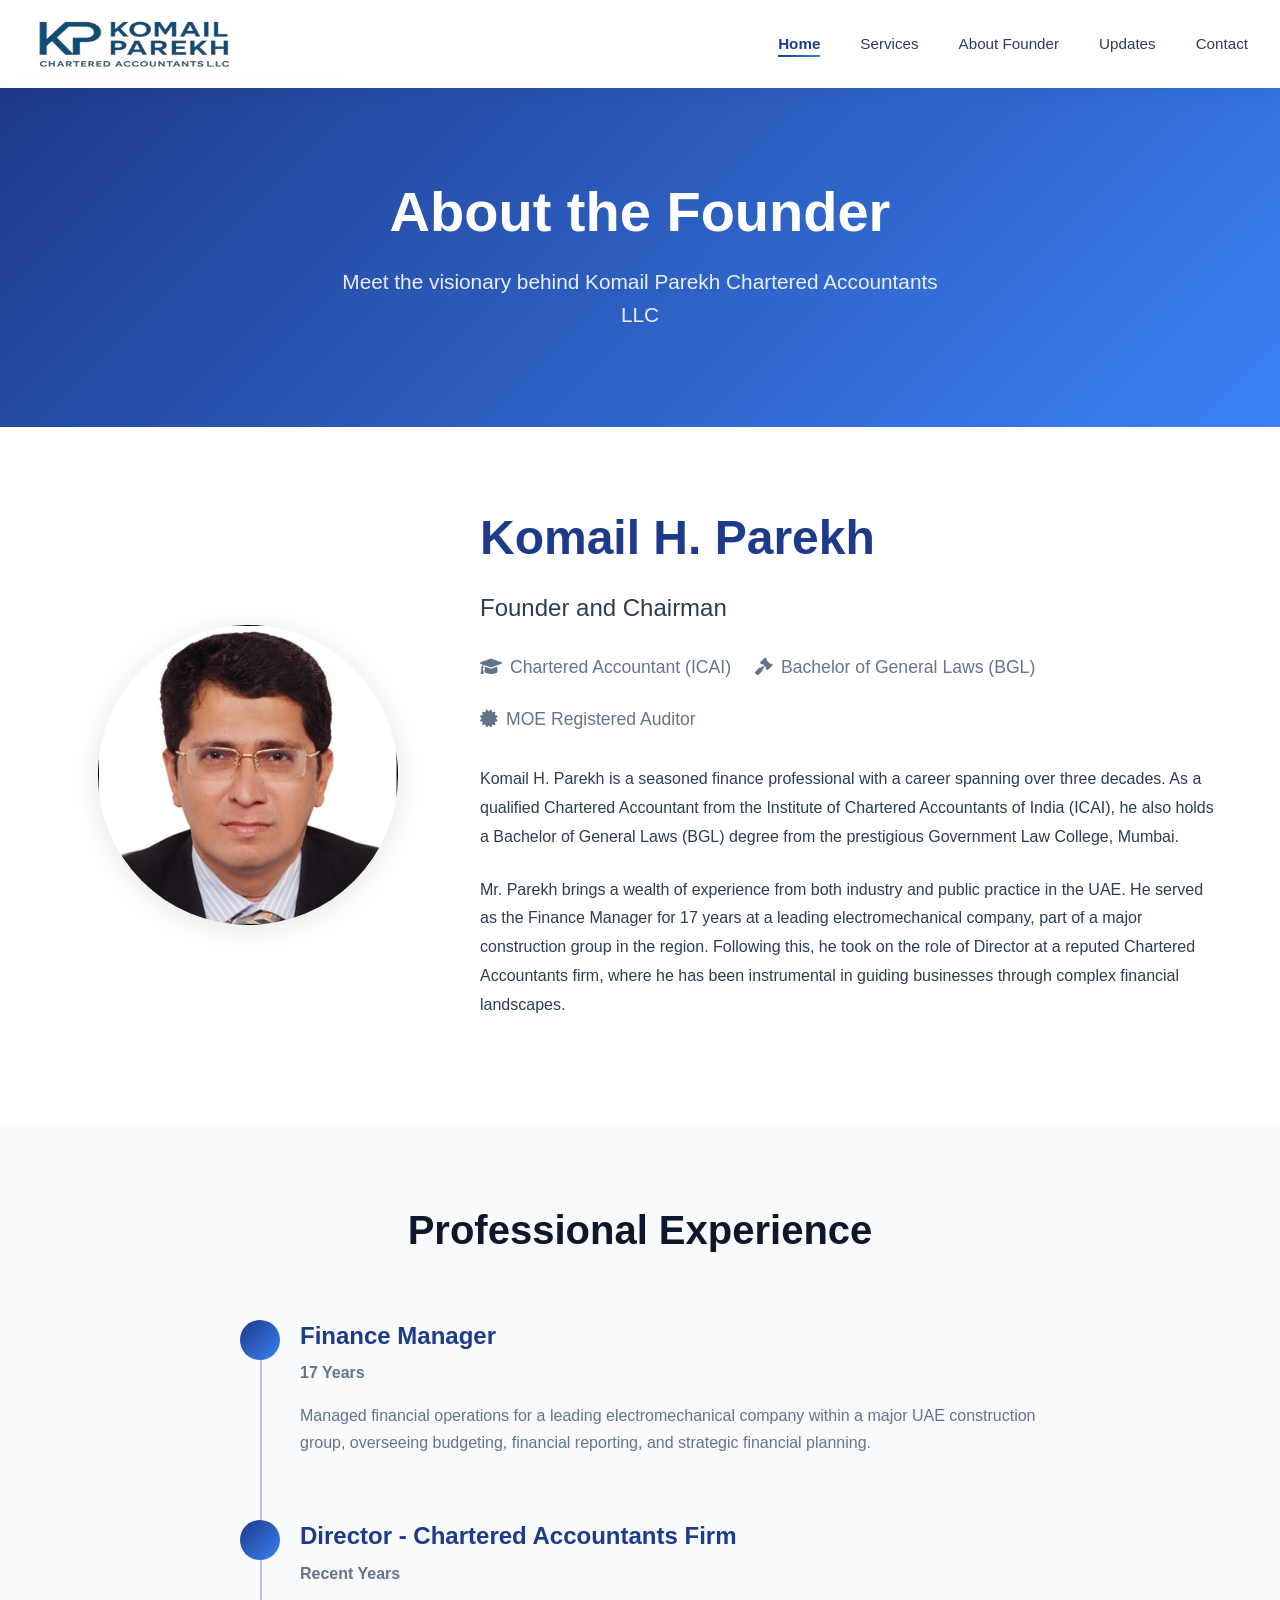
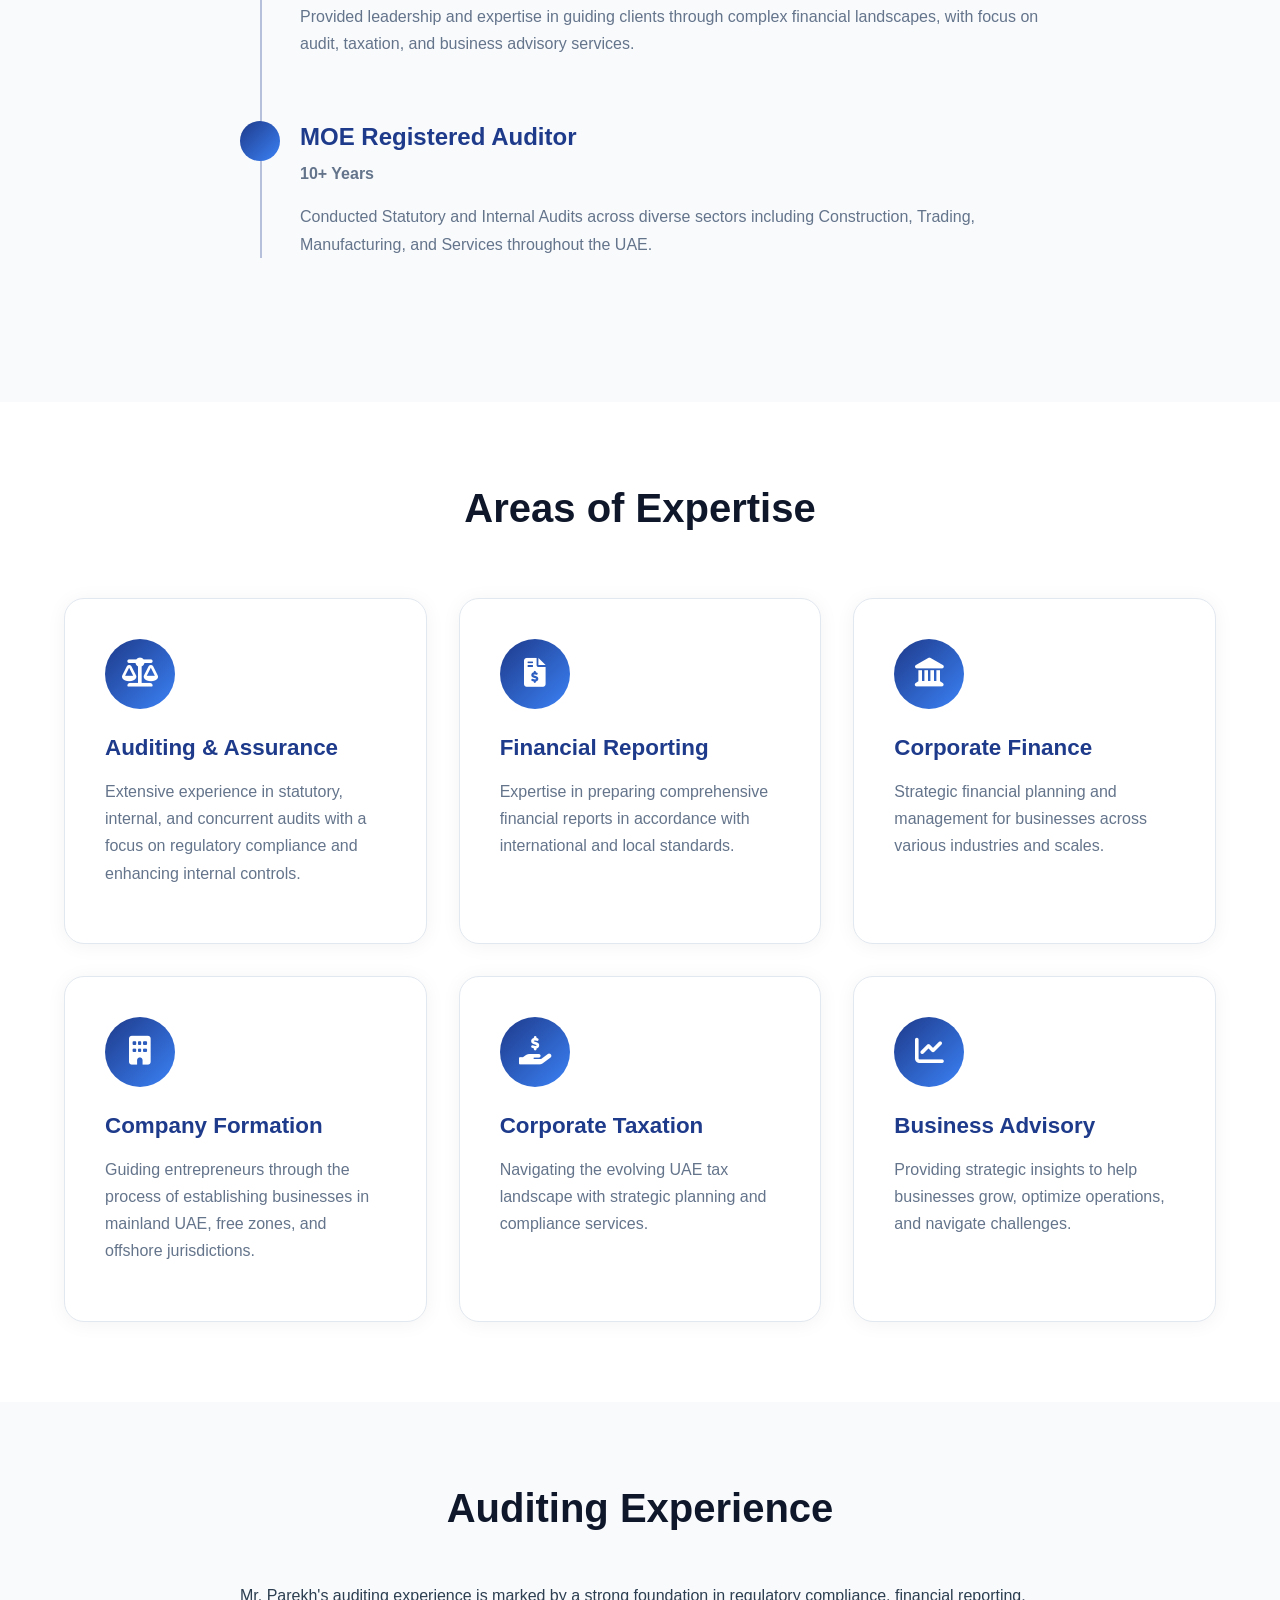
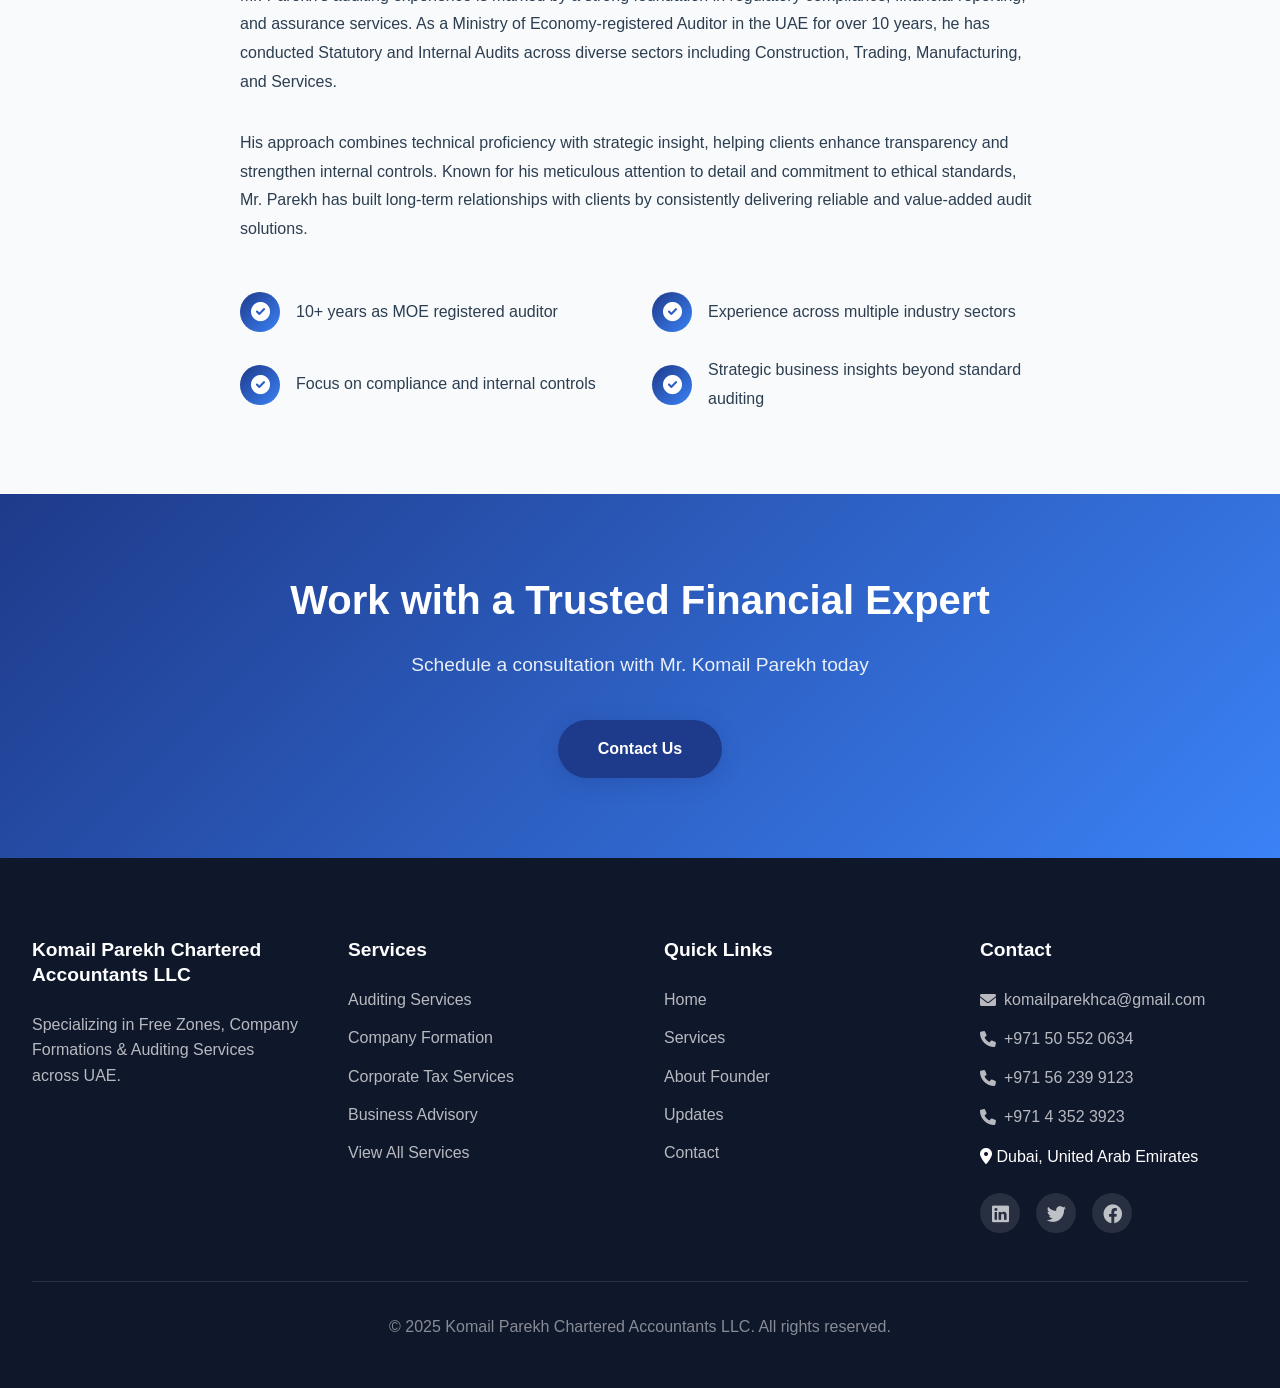
<file: about.html>
<!DOCTYPE html>
<html lang="en">
<head>
    <meta charset="UTF-8">
    <meta name="viewport" content="width=device-width, initial-scale=1.0">
    <title>About the Founder - Komail Parekh Chartered Accountants LLC</title>
    <link rel="stylesheet" href="css/style.css">
    <link rel="stylesheet" href="https://cdnjs.cloudflare.com/ajax/libs/font-awesome/6.0.0/css/all.min.css">
</head>
<body>
    <!-- Navigation -->
     <nav id="navbar">
    <div class="nav-container">
        <div class="logo">
            <img src="images/logo.png" alt="Komail Parekh Chartered Accountants LLC">
        </div>
        <ul class="nav-links" id="navLinks">
            <li><a href="index.html" class="active">Home</a></li>
            <li><a href="services.html">Services</a></li>
            <li><a href="about.html">About Founder</a></li>
            <li><a href="updates.html">Updates</a></li>
            <li><a href="contact.html">Contact</a></li>
        </ul>
        <div class="hamburger" id="hamburger">
            <div class="bar"></div>
            <div class="bar"></div>
            <div class="bar"></div>
        </div>
    </div>
</nav>

    <!-- Page Header -->
    <header class="page-header">
        <div class="page-header-content">
            <h1>About the Founder</h1>
            <p>Meet the visionary behind Komail Parekh Chartered Accountants LLC</p>
        </div>
    </header>

   <!-- Founder Profile -->
<section class="founder-profile">
    <div class="container">
        <div class="founder-grid">
            <div class="founder-image">
                <img src="images\komail-parekh.jpg" alt="Komail H. Parekh - Founder and Chairman">
            </div>
            <div class="founder-bio">
                <h2>Komail H. Parekh</h2>
                <p class="founder-title">Founder and Chairman</p>
                <div class="founder-credentials">
                    <span><i class="fas fa-graduation-cap"></i> Chartered Accountant (ICAI)</span>
                    <span><i class="fas fa-gavel"></i> Bachelor of General Laws (BGL)</span>
                    <span><i class="fas fa-certificate"></i> MOE Registered Auditor</span>
                </div>
                <p>Komail H. Parekh is a seasoned finance professional with a career spanning over three decades. As a qualified Chartered Accountant from the Institute of Chartered Accountants of India (ICAI), he also holds a Bachelor of General Laws (BGL) degree from the prestigious Government Law College, Mumbai.</p>
                <p>Mr. Parekh brings a wealth of experience from both industry and public practice in the UAE. He served as the Finance Manager for 17 years at a leading electromechanical company, part of a major construction group in the region. Following this, he took on the role of Director at a reputed Chartered Accountants firm, where he has been instrumental in guiding businesses through complex financial landscapes.</p>
            </div>
        </div>
    </div>
</section>
    <!-- Professional Experience -->
    <section class="founder-experience">
        <div class="container">
            <h2>Professional Experience</h2>
            <div class="experience-timeline">
                <div class="timeline-item">
                    <div class="timeline-marker"></div>
                    <div class="timeline-content">
                        <h3>Finance Manager</h3>
                        <p class="timeline-period">17 Years</p>
                        <p>Managed financial operations for a leading electromechanical company within a major UAE construction group, overseeing budgeting, financial reporting, and strategic financial planning.</p>
                    </div>
                </div>
                <div class="timeline-item">
                    <div class="timeline-marker"></div>
                    <div class="timeline-content">
                        <h3>Director - Chartered Accountants Firm</h3>
                        <p class="timeline-period">Recent Years</p>
                        <p>Provided leadership and expertise in guiding clients through complex financial landscapes, with focus on audit, taxation, and business advisory services.</p>
                    </div>
                </div>
                <div class="timeline-item">
                    <div class="timeline-marker"></div>
                    <div class="timeline-content">
                        <h3>MOE Registered Auditor</h3>
                        <p class="timeline-period">10+ Years</p>
                        <p>Conducted Statutory and Internal Audits across diverse sectors including Construction, Trading, Manufacturing, and Services throughout the UAE.</p>
                    </div>
                </div>
            </div>
        </div>
    </section>

    <!-- Expertise Section -->
    <section class="founder-expertise">
        <div class="container">
            <h2>Areas of Expertise</h2>
            <div class="expertise-grid">
                <div class="expertise-card">
                    <div class="expertise-icon">
                        <i class="fas fa-balance-scale"></i>
                    </div>
                    <h3>Auditing & Assurance</h3>
                    <p>Extensive experience in statutory, internal, and concurrent audits with a focus on regulatory compliance and enhancing internal controls.</p>
                </div>
                <div class="expertise-card">
                    <div class="expertise-icon">
                        <i class="fas fa-file-invoice-dollar"></i>
                    </div>
                    <h3>Financial Reporting</h3>
                    <p>Expertise in preparing comprehensive financial reports in accordance with international and local standards.</p>
                </div>
                <div class="expertise-card">
                    <div class="expertise-icon">
                        <i class="fas fa-landmark"></i>
                    </div>
                    <h3>Corporate Finance</h3>
                    <p>Strategic financial planning and management for businesses across various industries and scales.</p>
                </div>
                <div class="expertise-card">
                    <div class="expertise-icon">
                        <i class="fas fa-building"></i>
                    </div>
                    <h3>Company Formation</h3>
                    <p>Guiding entrepreneurs through the process of establishing businesses in mainland UAE, free zones, and offshore jurisdictions.</p>
                </div>
                <div class="expertise-card">
                    <div class="expertise-icon">
                        <i class="fas fa-hand-holding-usd"></i>
                    </div>
                    <h3>Corporate Taxation</h3>
                    <p>Navigating the evolving UAE tax landscape with strategic planning and compliance services.</p>
                </div>
                <div class="expertise-card">
                    <div class="expertise-icon">
                        <i class="fas fa-chart-line"></i>
                    </div>
                    <h3>Business Advisory</h3>
                    <p>Providing strategic insights to help businesses grow, optimize operations, and navigate challenges.</p>
                </div>
            </div>
        </div>
    </section>

    <!-- Auditing Experience -->
    <section class="founder-auditing">
        <div class="container">
            <h2>Auditing Experience</h2>
            <div class="auditing-content">
                <p>Mr. Parekh's auditing experience is marked by a strong foundation in regulatory compliance, financial reporting, and assurance services. As a Ministry of Economy-registered Auditor in the UAE for over 10 years, he has conducted Statutory and Internal Audits across diverse sectors including Construction, Trading, Manufacturing, and Services.</p>
                <p>His approach combines technical proficiency with strategic insight, helping clients enhance transparency and strengthen internal controls. Known for his meticulous attention to detail and commitment to ethical standards, Mr. Parekh has built long-term relationships with clients by consistently delivering reliable and value-added audit solutions.</p>
                <div class="audit-highlights">
                    <div class="highlight-item">
                        <div class="highlight-icon">
                            <i class="fas fa-check-circle"></i>
                        </div>
                        <p>10+ years as MOE registered auditor</p>
                    </div>
                    <div class="highlight-item">
                        <div class="highlight-icon">
                            <i class="fas fa-check-circle"></i>
                        </div>
                        <p>Experience across multiple industry sectors</p>
                    </div>
                    <div class="highlight-item">
                        <div class="highlight-icon">
                            <i class="fas fa-check-circle"></i>
                        </div>
                        <p>Focus on compliance and internal controls</p>
                    </div>
                    <div class="highlight-item">
                        <div class="highlight-icon">
                            <i class="fas fa-check-circle"></i>
                        </div>
                        <p>Strategic business insights beyond standard auditing</p>
                    </div>
                </div>
            </div>
        </div>
    </section>

    <!-- Contact CTA -->
    <section class="contact-cta">
        <div class="cta-container">
            <h2>Work with a Trusted Financial Expert</h2>
            <p>Schedule a consultation with Mr. Komail Parekh today</p>
            <a href="contact.html" class="btn btn-primary">Contact Us</a>
        </div>
    </section>

    <!-- Footer -->
    <footer>
        <div class="footer-container">
            <div class="footer-section">
                <h3>Komail Parekh Chartered Accountants LLC</h3>
                <p>Specializing in Free Zones, Company Formations & Auditing Services across UAE.</p>
            </div>
            <div class="footer-section">
                <h3>Services</h3>
                <ul>
                    <li><a href="service-audit.html">Auditing Services</a></li>
                    <li><a href="service-company-formation.html">Company Formation</a></li>
                    <li><a href="service-tax.html">Corporate Tax Services</a></li>
                    <li><a href="service-advisory.html">Business Advisory</a></li>
                    <li><a href="services.html">View All Services</a></li>
                </ul>
            </div>
            <div class="footer-section">
                <h3>Quick Links</h3>
                <ul>
                    <li><a href="index.html">Home</a></li>
                    <li><a href="services.html">Services</a></li>
                    <li><a href="about.html">About Founder</a></li>
                    <li><a href="updates.html">Updates</a></li>
                    <li><a href="contact.html">Contact</a></li>
                </ul>
            </div>
            <div class="footer-section">
                <h3>Contact</h3>
                <ul>
                    <li><a href="mailto:info@komailparekh.com"><i class="fas fa-envelope"></i> komailparekhca@gmail.com</a></li>
                    <li><a href="tel:+971"><i class="fas fa-phone"></i> +971 50 552 0634</a></li>
                     <li><a href="tel:+971"><i class="fas fa-phone"></i> +971 56 239 9123</a></li>
                    <li><a href="tel:+971"><i class="fas fa-phone"></i> +971 4 352 3923</a></li>
                    <li><i class="fas fa-map-marker-alt"></i> Dubai, United Arab Emirates</li>
                </ul>
                <div class="social-icons">
                    <a href="#"><i class="fab fa-linkedin"></i></a>
                    <a href="#"><i class="fab fa-twitter"></i></a>
                    <a href="#"><i class="fab fa-facebook"></i></a>
                </div>
            </div>
        </div>
        <div class="footer-bottom">
            <p>&copy; 2025 Komail Parekh Chartered Accountants LLC. All rights reserved.</p>
        </div>
    </footer>

    <script src="js/script.js"></script>
</body>

</html>
</file>
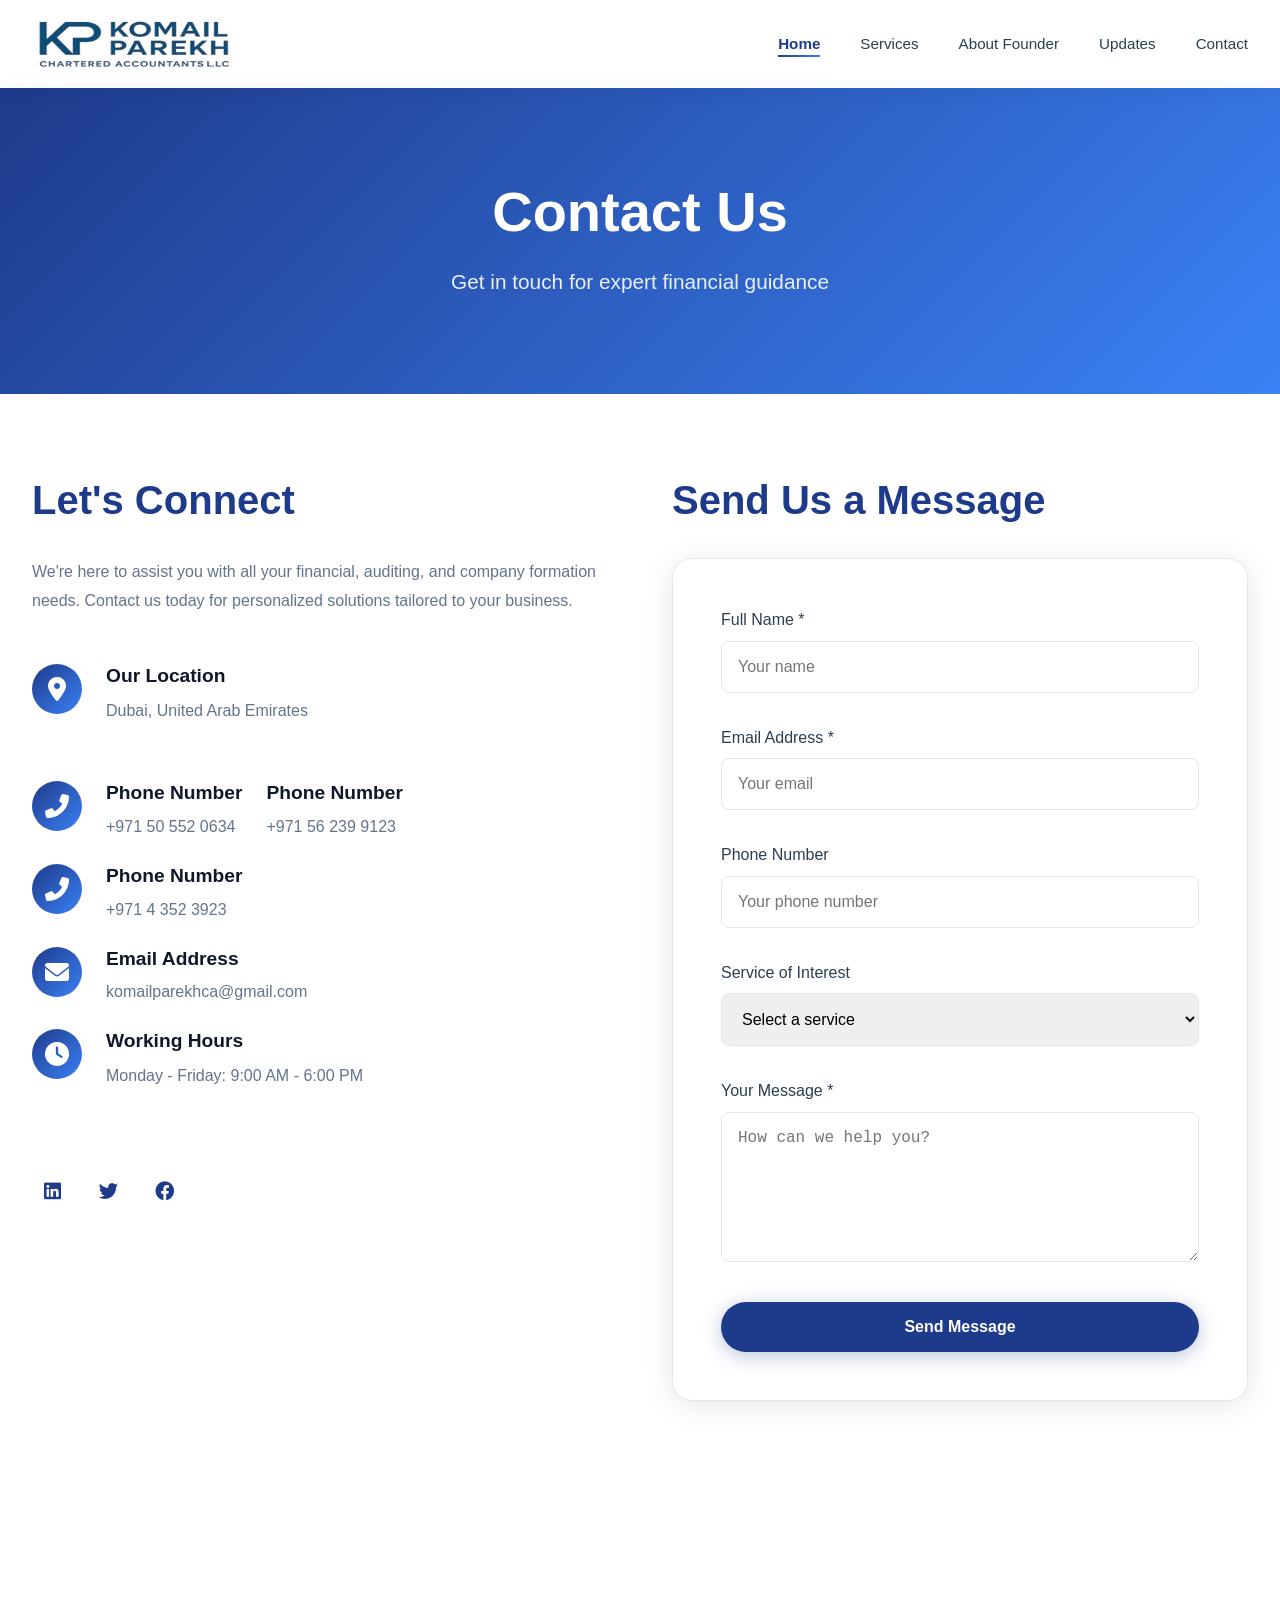
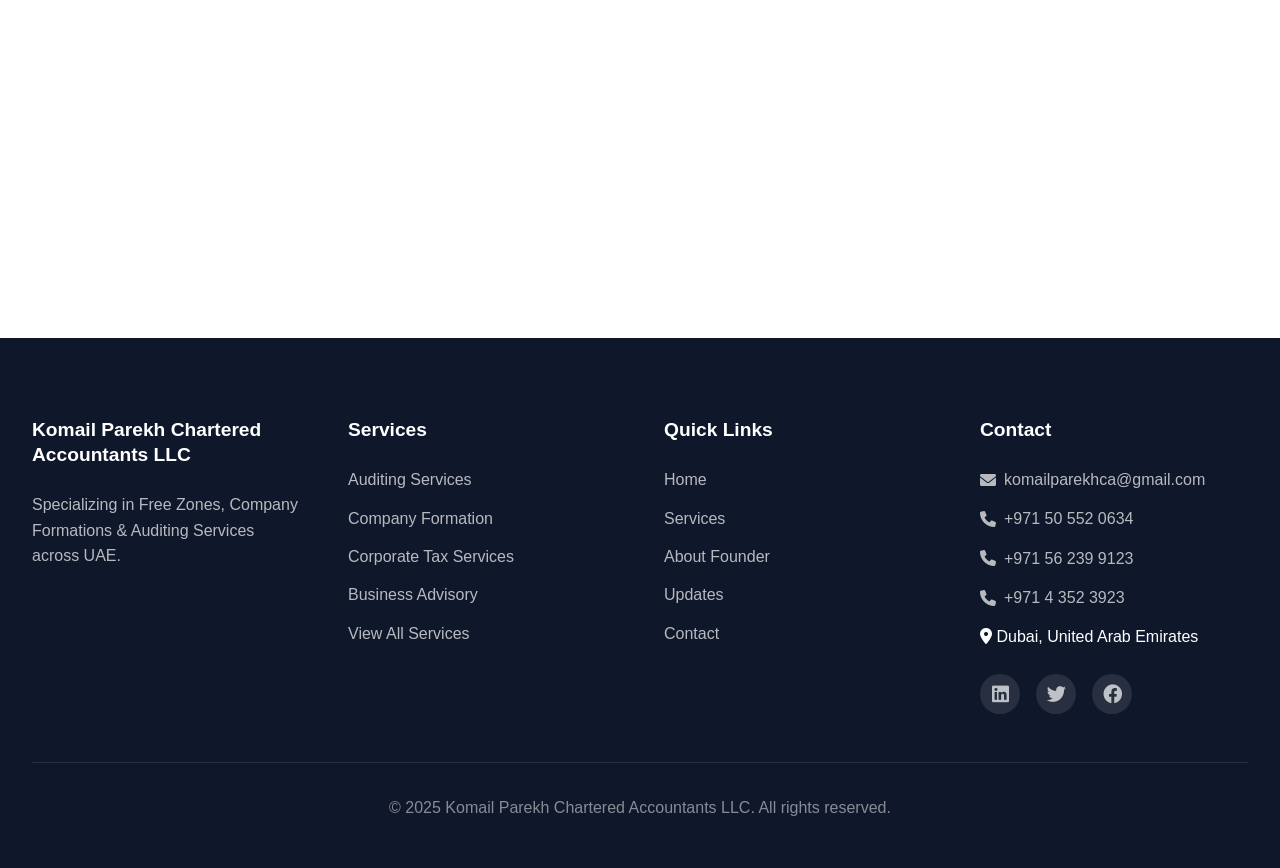
<file: contact.html>
<!DOCTYPE html>
<html lang="en">
<head>
    <meta charset="UTF-8">
    <meta name="viewport" content="width=device-width, initial-scale=1.0">
    <title>Contact Us - Komail Parekh Chartered Accountants LLC</title>
    <link rel="stylesheet" href="css/style.css">
    <link rel="stylesheet" href="https://cdnjs.cloudflare.com/ajax/libs/font-awesome/6.0.0/css/all.min.css">
</head>
<body>
    <!-- Navigation -->
     <nav id="navbar">
    <div class="nav-container">
        <div class="logo">
            <img src="images/logo.png" alt="Komail Parekh Chartered Accountants LLC">
        </div>
        <ul class="nav-links" id="navLinks">
            <li><a href="index.html" class="active">Home</a></li>
            <li><a href="services.html">Services</a></li>
            <li><a href="about.html">About Founder</a></li>
            <li><a href="updates.html">Updates</a></li>
            <li><a href="contact.html">Contact</a></li>
        </ul>
        <div class="hamburger" id="hamburger">
            <div class="bar"></div>
            <div class="bar"></div>
            <div class="bar"></div>
        </div>
    </div>
</nav>

    <!-- Page Header -->
    <header class="page-header">
        <div class="page-header-content">
            <h1>Contact Us</h1>
            <p>Get in touch for expert financial guidance</p>
        </div>
    </header>

    <!-- Contact Section -->
    <section class="contact-page">
        <div class="contact-grid">
            <div class="contact-info">
                <h2>Let's Connect</h2>
                <p>We're here to assist you with all your financial, auditing, and company formation needs. Contact us today for personalized solutions tailored to your business.</p>
                
                <div class="contact-details">
                    <div class="contact-item">
                        <div class="contact-icon">
                            <i class="fas fa-map-marker-alt"></i>
                        </div>
                        <div class="contact-text">
                            <h3>Our Location</h3>
                            <p>Dubai, United Arab Emirates</p>
                        </div>
                    </div>
                    <div class="contact-item">
                        <div class="contact-icon">
                            <i class="fas fa-phone-alt"></i>
                        </div>
                        <div class="contact-text">
                            <h3>Phone Number</h3>
                            <a href="tel:+971">+971 50 552 0634</a>
                        </div>
                        <div class="contact-text">
                            <h3>Phone Number</h3>
                            <a href="tel:+971">+971 56 239 9123</a>
                        </div>
                    </div>
                    <div class="contact-item">
                        <div class="contact-icon">
                            <i class="fas fa-phone-alt"></i>
                        </div>
                        <div class="contact-text">
                            <h3>Phone Number</h3>
                            <a href="tel:+971">+971 4 352 3923</a>
                        </div>
                    </div>
                    <div class="contact-item">
                        <div class="contact-icon">
                            <i class="fas fa-envelope"></i>
                        </div>
                        <div class="contact-text">
                            <h3>Email Address</h3>
                            <a href="mailto:komailparekhca@gmail.com">komailparekhca@gmail.com</a>
                        </div>
                    </div>
                    <div class="contact-item">
                        <div class="contact-icon">
                            <i class="fas fa-clock"></i>
                        </div>
                        <div class="contact-text">
                            <h3>Working Hours</h3>
                            <p>Monday - Friday: 9:00 AM - 6:00 PM</p>
                        </div>
                    </div>
                </div>
                
                <div class="social-icons" style="margin-top: 3rem;">
                    <a href="#"><i class="fab fa-linkedin"></i></a>
                    <a href="#"><i class="fab fa-twitter"></i></a>
                    <a href="#"><i class="fab fa-facebook"></i></a>
                </div>
            </div>
            
            <div class="contact-form-container">
                <h2>Send Us a Message</h2>
                <form class="contact-form">
                    <div class="form-group">
                        <label for="name" class="form-label">Full Name *</label>
                        <input type="text" id="name" class="form-control" placeholder="Your name" required>
                    </div>
                    <div class="form-group">
                        <label for="email" class="form-label">Email Address *</label>
                        <input type="email" id="email" class="form-control" placeholder="Your email" required>
                    </div>
                    <div class="form-group">
                        <label for="phone" class="form-label">Phone Number</label>
                        <input type="tel" id="phone" class="form-control" placeholder="Your phone number">
                    </div>
                    <div class="form-group">
                        <label for="service" class="form-label">Service of Interest</label>
                        <select id="service" class="form-control">
                            <option value="" selected disabled>Select a service</option>
                            <option value="audit">Auditing Services</option>
                            <option value="company-formation">Company Formation</option>
                            <option value="bookkeeping">Bookkeeping & Accounting</option>
                            <option value="tax">Corporate Tax Services</option>
                            <option value="advisory">Business Advisory</option>
                            <option value="debt">Debt Collection</option>
                            <option value="legal">Legal Services</option>
                            <option value="aml">AML & Compliance</option>
                            <option value="other">Other</option>
                        </select>
                    </div>
                    <div class="form-group">
                        <label for="message" class="form-label">Your Message *</label>
                        <textarea id="message" class="form-control" placeholder="How can we help you?" required></textarea>
                    </div>
                    <button type="submit" class="btn btn-primary" style="width: 100%;">Send Message</button>
                </form>
            </div>
        </div>
    </section>

    <!-- Map Section -->
    <section class="map-section">
        <div class="map-container">
            <!-- Actual Google Maps iframe -->
            <iframe 
                src="https://www.google.com/maps/embed?pb=!1m17!1m12!1m3!1d3616.651524572754!2d55.13748547537467!3d24.97796817785276!2m3!1f0!2f0!3f0!3m2!1i1024!2i768!4f13.1!3m2!1m1!2zMjTCsDU4JzQwLjciTiA1NcKwMDgnMjQuMiJF!5e0!3m2!1sen!2sae!4v1760473364393!5m2!1sen!2sae" 
                width="100%" 
                height="450" 
                style="border:0;" 
                allowfullscreen="" 
                loading="lazy" 
                referrerpolicy="no-referrer-when-downgrade">
            </iframe>
        </div>
    </section>

    <!-- Footer -->
    <footer>
        <div class="footer-container">
            <div class="footer-section">
                <h3>Komail Parekh Chartered Accountants LLC</h3>
                <p>Specializing in Free Zones, Company Formations & Auditing Services across UAE.</p>
            </div>
            <div class="footer-section">
                <h3>Services</h3>
                <ul>
                    <li><a href="service-audit.html">Auditing Services</a></li>
                    <li><a href="service-company-formation.html">Company Formation</a></li>
                    <li><a href="service-tax.html">Corporate Tax Services</a></li>
                    <li><a href="service-advisory.html">Business Advisory</a></li>
                    <li><a href="services.html">View All Services</a></li>
                </ul>
            </div>
            <div class="footer-section">
                <h3>Quick Links</h3>
                <ul>
                    <li><a href="index.html">Home</a></li>
                    <li><a href="services.html">Services</a></li>
                    <li><a href="about.html">About Founder</a></li>
                    <li><a href="updates.html">Updates</a></li>
                    <li><a href="contact.html">Contact</a></li>
                </ul>
            </div>
            <div class="footer-section">
                <h3>Contact</h3>
                <ul>
                   <li><a href="mailto:info@komailparekh.com"><i class="fas fa-envelope"></i> komailparekhca@gmail.com</a></li>
                    <li><a href="tel:+971"><i class="fas fa-phone"></i> +971 50 552 0634</a></li>
                     <li><a href="tel:+971"><i class="fas fa-phone"></i> +971 56 239 9123</a></li>
                    <li><a href="tel:+971"><i class="fas fa-phone"></i> +971 4 352 3923</a></li>
                    <li><i class="fas fa-map-marker-alt"></i> Dubai, United Arab Emirates</li>
                </ul>
                <div class="social-icons">
                    <a href="#"><i class="fab fa-linkedin"></i></a>
                    <a href="#"><i class="fab fa-twitter"></i></a>
                    <a href="#"><i class="fab fa-facebook"></i></a>
                </div>
            </div>
        </div>
        <div class="footer-bottom">
            <p>&copy; 2025 Komail Parekh Chartered Accountants LLC. All rights reserved.</p>
        </div>
    </footer>

    <script src="js/script.js"></script>
</body>
</html>
</file>
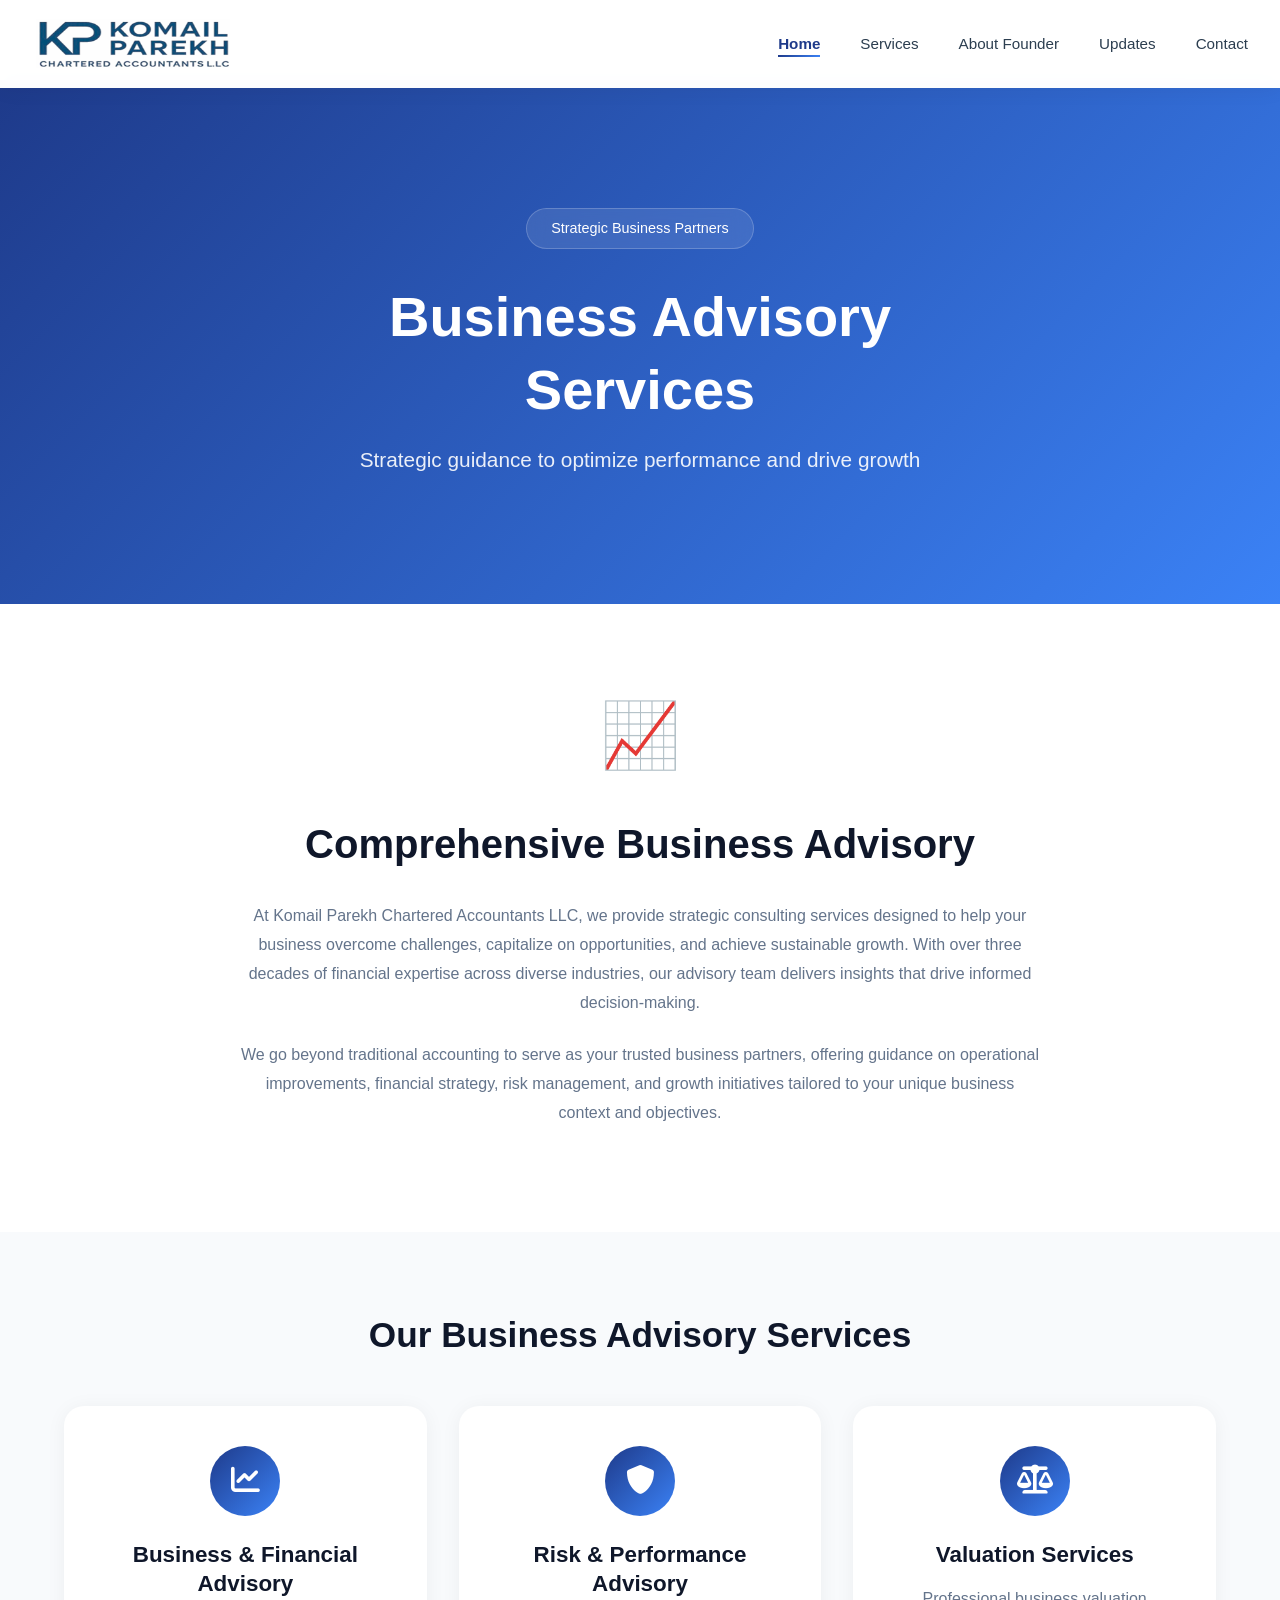
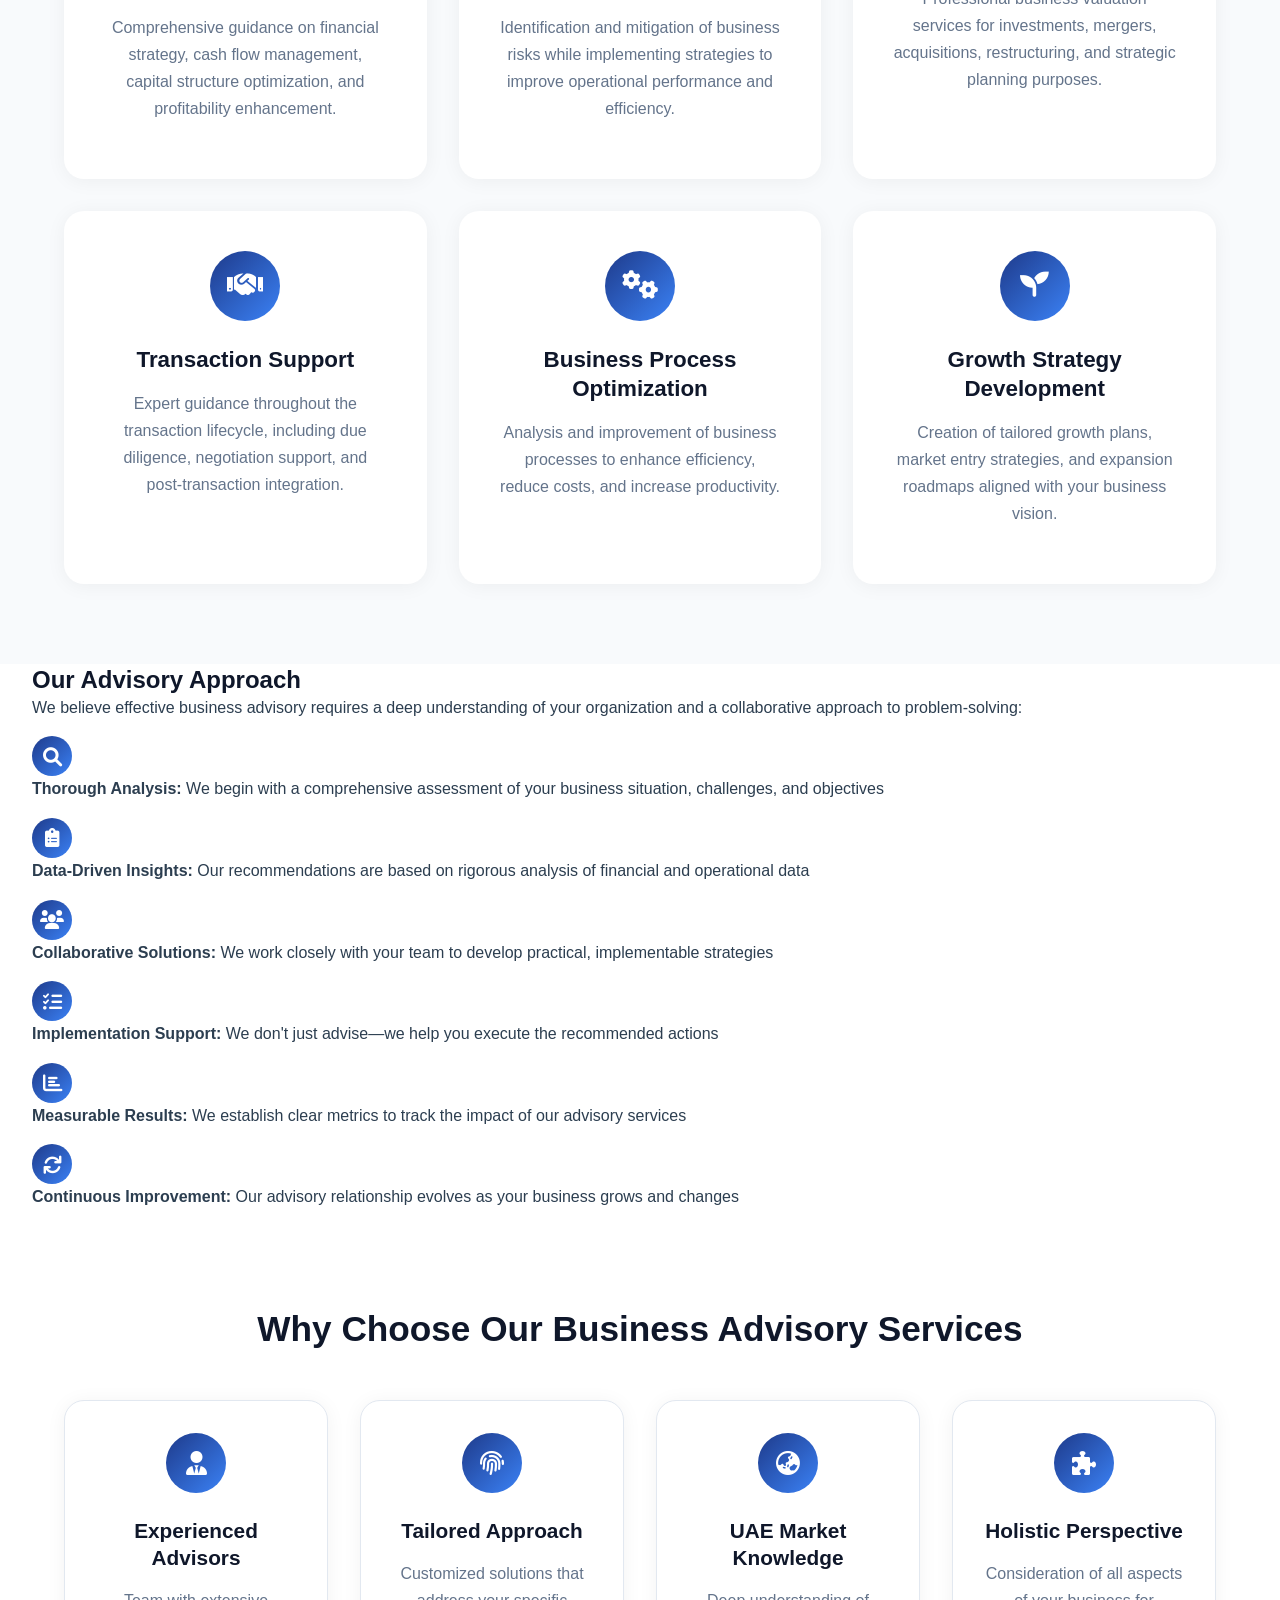
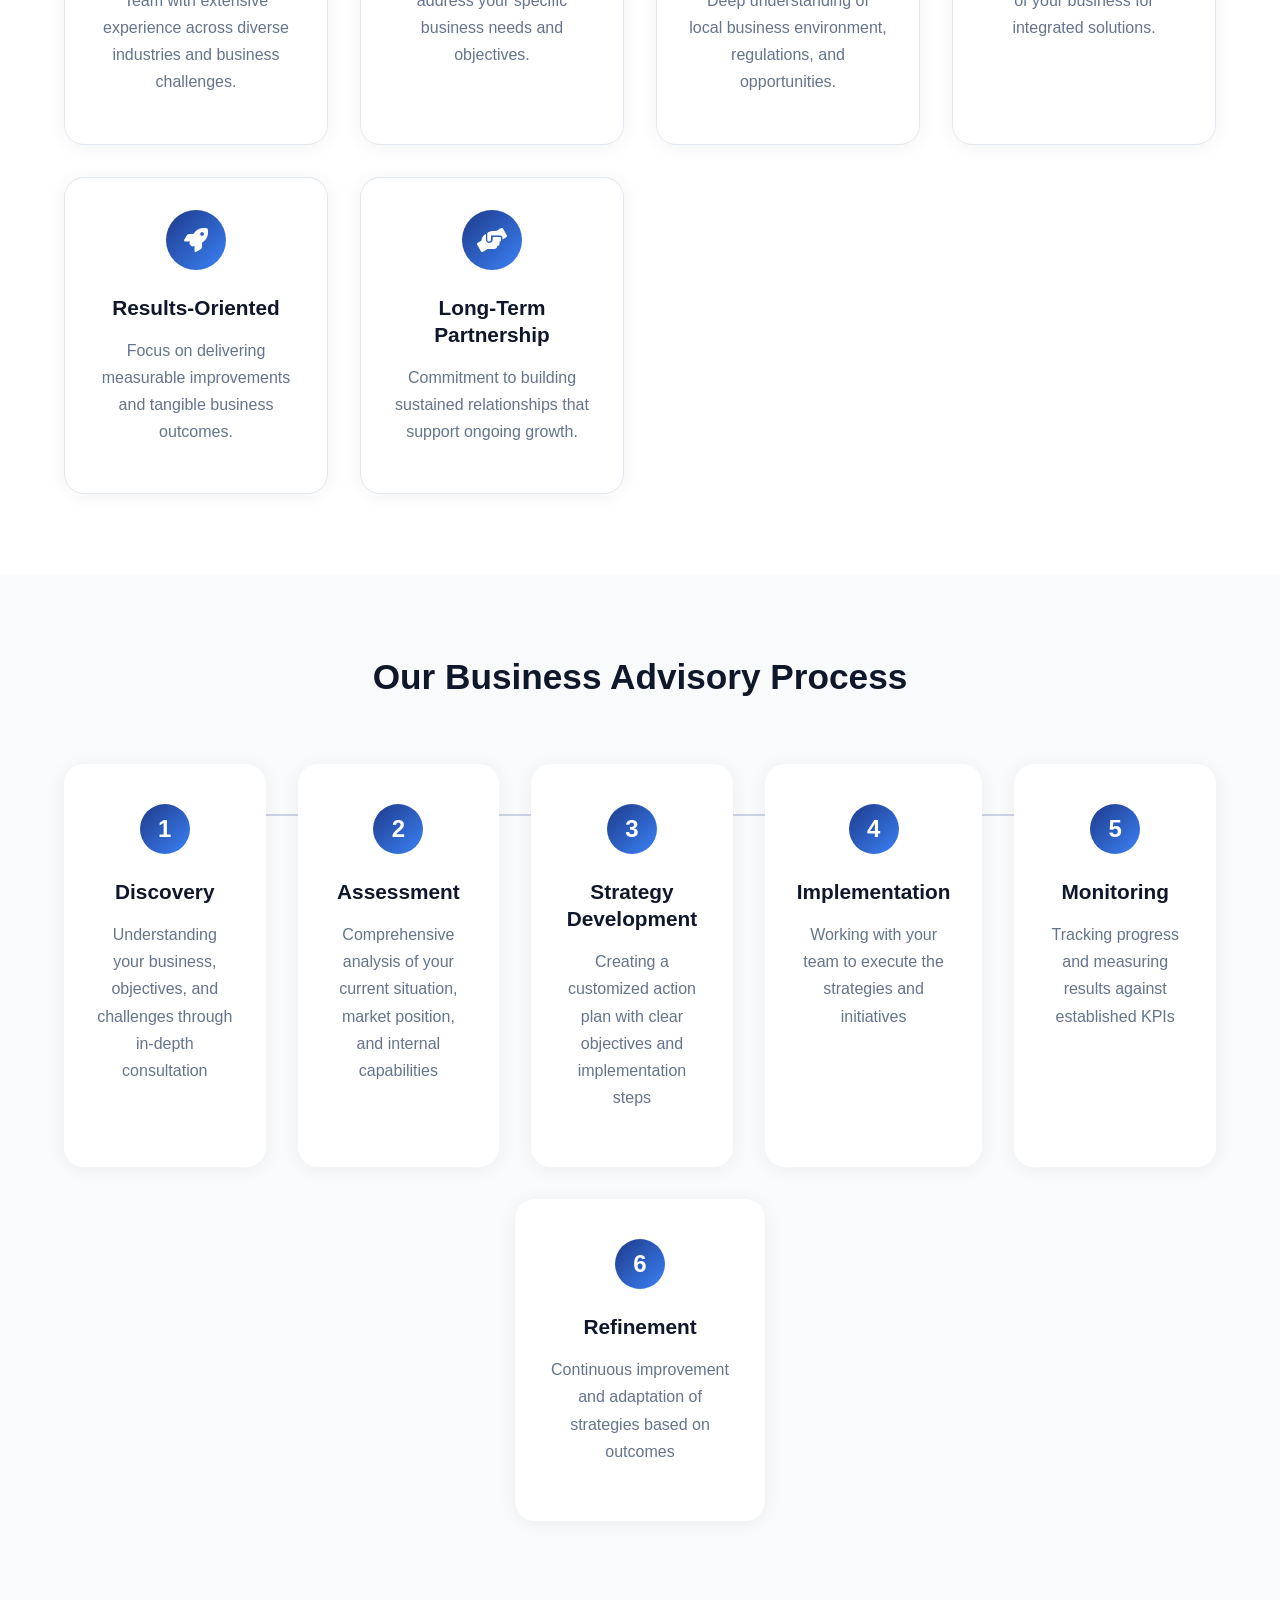
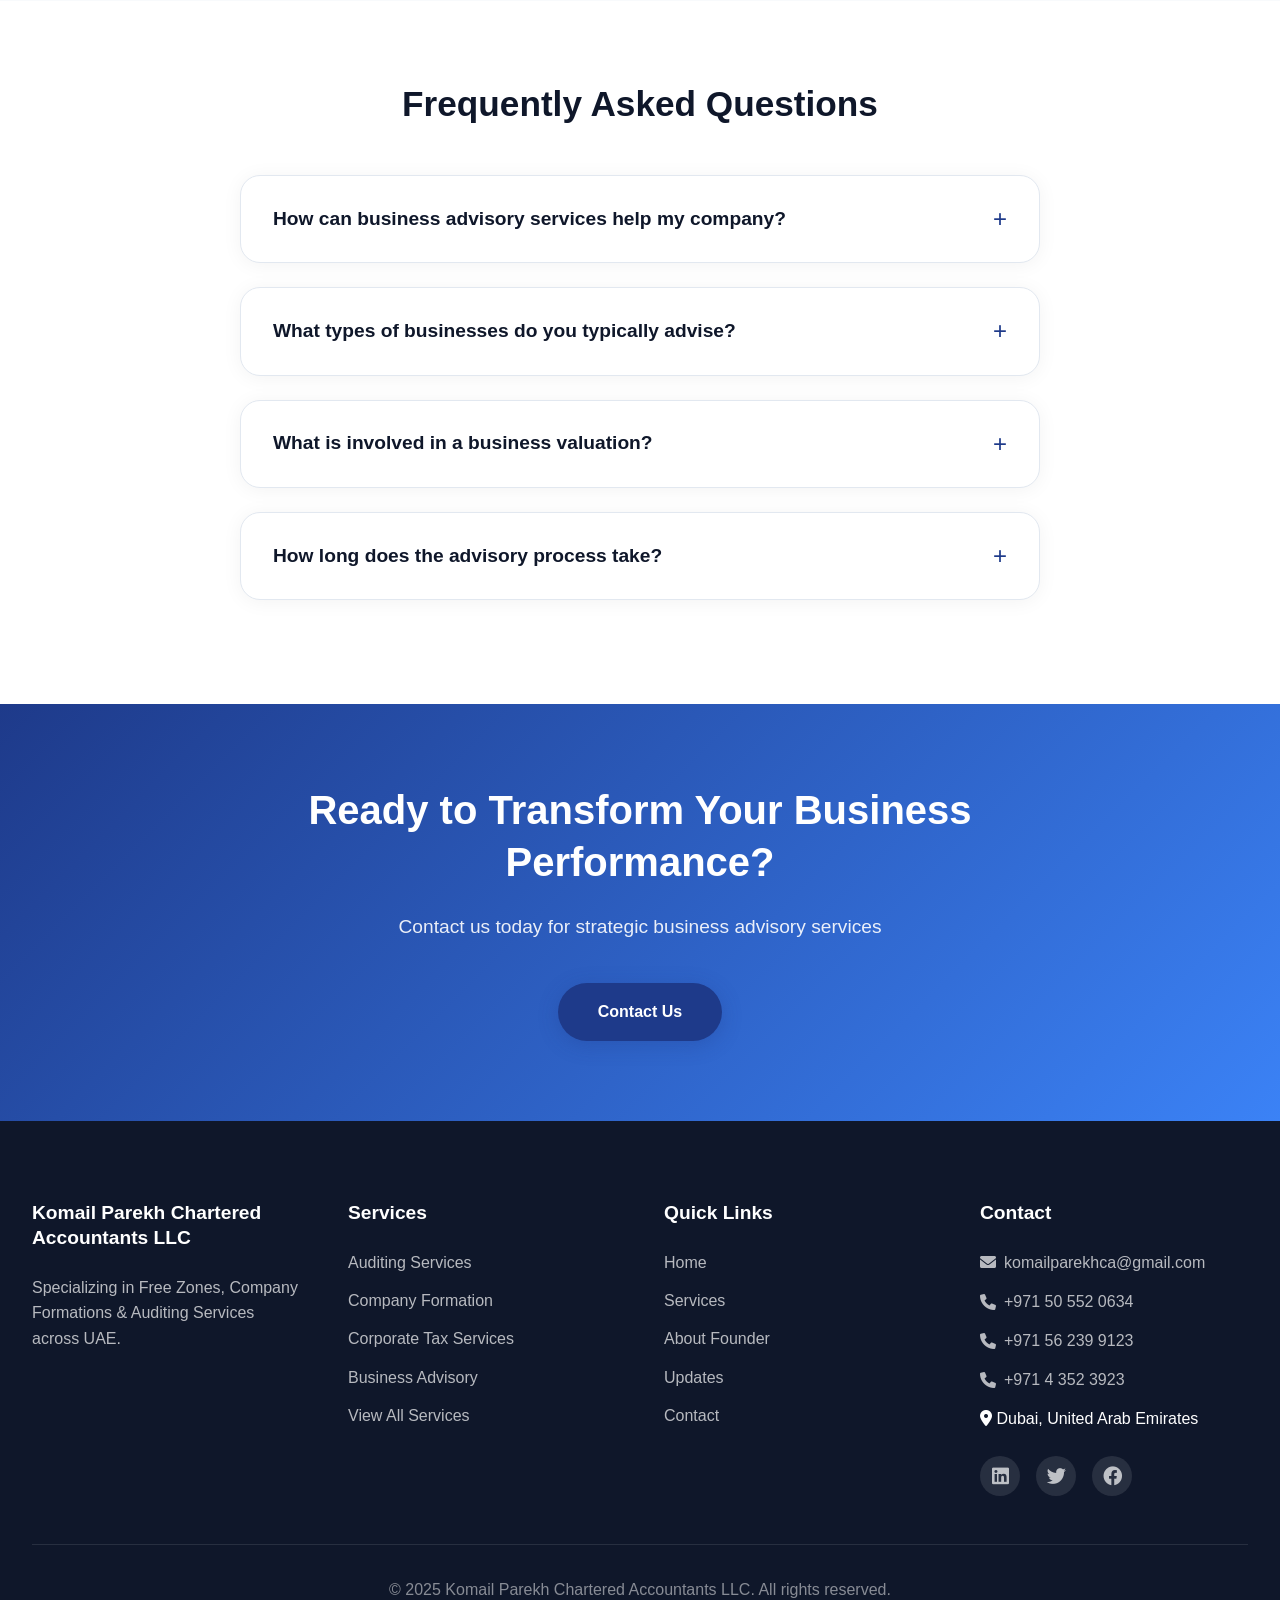
<file: service-advisory.html>
<!DOCTYPE html>
<html lang="en">
<head>
    <meta charset="UTF-8">
    <meta name="viewport" content="width=device-width, initial-scale=1.0">
    <title>Business Advisory Services - Komail Parekh Chartered Accountants LLC</title>
    <link rel="stylesheet" href="css/style.css">
    <link rel="stylesheet" href="https://cdnjs.cloudflare.com/ajax/libs/font-awesome/6.0.0/css/all.min.css">
</head>
<body>
    <!-- Navigation -->
     <nav id="navbar">
    <div class="nav-container">
        <div class="logo">
            <img src="images/logo.png" alt="Komail Parekh Chartered Accountants LLC">
        </div>
        <ul class="nav-links" id="navLinks">
            <li><a href="index.html" class="active">Home</a></li>
            <li><a href="services.html">Services</a></li>
            <li><a href="about.html">About Founder</a></li>
            <li><a href="updates.html">Updates</a></li>
            <li><a href="contact.html">Contact</a></li>
        </ul>
        <div class="hamburger" id="hamburger">
            <div class="bar"></div>
            <div class="bar"></div>
            <div class="bar"></div>
        </div>
    </div>
</nav>

    <!-- Service Header -->
    <header class="service-header">
        <div class="service-header-content">
            <div class="service-badge">Strategic Business Partners</div>
            <h1>Business Advisory Services</h1>
            <p>Strategic guidance to optimize performance and drive growth</p>
        </div>
    </header>

    <!-- Service Description -->
    <section class="service-description">
        <div class="container">
            <div class="service-content">
                <div class="service-main-icon">📈</div>
                <h2>Comprehensive Business Advisory</h2>
                <p>At Komail Parekh Chartered Accountants LLC, we provide strategic consulting services designed to help your business overcome challenges, capitalize on opportunities, and achieve sustainable growth. With over three decades of financial expertise across diverse industries, our advisory team delivers insights that drive informed decision-making.</p>
                <p>We go beyond traditional accounting to serve as your trusted business partners, offering guidance on operational improvements, financial strategy, risk management, and growth initiatives tailored to your unique business context and objectives.</p>
            </div>
        </div>
    </section>

    <!-- Service Features -->
    <section class="service-features">
        <div class="container">
            <h2>Our Business Advisory Services</h2>
            <div class="features-flex">
                <div class="feature-box">
                    <div class="feature-box-icon">
                        <i class="fas fa-chart-line"></i>
                    </div>
                    <h3>Business & Financial Advisory</h3>
                    <p>Comprehensive guidance on financial strategy, cash flow management, capital structure optimization, and profitability enhancement.</p>
                </div>
                <div class="feature-box">
                    <div class="feature-box-icon">
                        <i class="fas fa-shield-alt"></i>
                    </div>
                    <h3>Risk & Performance Advisory</h3>
                    <p>Identification and mitigation of business risks while implementing strategies to improve operational performance and efficiency.</p>
                </div>
                <div class="feature-box">
                    <div class="feature-box-icon">
                        <i class="fas fa-balance-scale"></i>
                    </div>
                    <h3>Valuation Services</h3>
                    <p>Professional business valuation services for investments, mergers, acquisitions, restructuring, and strategic planning purposes.</p>
                </div>
                <div class="feature-box">
                    <div class="feature-box-icon">
                        <i class="fas fa-handshake"></i>
                    </div>
                    <h3>Transaction Support</h3>
                    <p>Expert guidance throughout the transaction lifecycle, including due diligence, negotiation support, and post-transaction integration.</p>
                </div>
                <div class="feature-box">
                    <div class="feature-box-icon">
                        <i class="fas fa-cogs"></i>
                    </div>
                    <h3>Business Process Optimization</h3>
                    <p>Analysis and improvement of business processes to enhance efficiency, reduce costs, and increase productivity.</p>
                </div>
                <div class="feature-box">
                    <div class="feature-box-icon">
                        <i class="fas fa-seedling"></i>
                    </div>
                    <h3>Growth Strategy Development</h3>
                    <p>Creation of tailored growth plans, market entry strategies, and expansion roadmaps aligned with your business vision.</p>
                </div>
            </div>
        </div>
    </section>

    <!-- Our Advisory Approach -->
    <section class="service-highlight">
        <div class="container">
            <div class="highlight-box">
                <h2>Our Advisory Approach</h2>
                <p>We believe effective business advisory requires a deep understanding of your organization and a collaborative approach to problem-solving:</p>
                <div class="highlight-features">
                    <div class="highlight-feature">
                        <div class="highlight-icon"><i class="fas fa-search"></i></div>
                        <p><strong>Thorough Analysis:</strong> We begin with a comprehensive assessment of your business situation, challenges, and objectives</p>
                    </div>
                    <div class="highlight-feature">
                        <div class="highlight-icon"><i class="fas fa-clipboard-list"></i></div>
                        <p><strong>Data-Driven Insights:</strong> Our recommendations are based on rigorous analysis of financial and operational data</p>
                    </div>
                    <div class="highlight-feature">
                        <div class="highlight-icon"><i class="fas fa-users"></i></div>
                        <p><strong>Collaborative Solutions:</strong> We work closely with your team to develop practical, implementable strategies</p>
                    </div>
                    <div class="highlight-feature">
                        <div class="highlight-icon"><i class="fas fa-tasks"></i></div>
                        <p><strong>Implementation Support:</strong> We don't just advise—we help you execute the recommended actions</p>
                    </div>
                    <div class="highlight-feature">
                        <div class="highlight-icon"><i class="fas fa-chart-bar"></i></div>
                        <p><strong>Measurable Results:</strong> We establish clear metrics to track the impact of our advisory services</p>
                    </div>
                    <div class="highlight-feature">
                        <div class="highlight-icon"><i class="fas fa-sync"></i></div>
                        <p><strong>Continuous Improvement:</strong> Our advisory relationship evolves as your business grows and changes</p>
                    </div>
                </div>
            </div>
        </div>
    </section>

    <!-- Why Choose Us -->
    <section class="service-benefits">
        <div class="container">
            <h2>Why Choose Our Business Advisory Services</h2>
            <div class="benefits-grid">
                <div class="benefit-card">
                    <div class="benefit-icon">
                        <i class="fas fa-user-tie"></i>
                    </div>
                    <h3>Experienced Advisors</h3>
                    <p>Team with extensive experience across diverse industries and business challenges.</p>
                </div>
                <div class="benefit-card">
                    <div class="benefit-icon">
                        <i class="fas fa-fingerprint"></i>
                    </div>
                    <h3>Tailored Approach</h3>
                    <p>Customized solutions that address your specific business needs and objectives.</p>
                </div>
                <div class="benefit-card">
                    <div class="benefit-icon">
                        <i class="fas fa-globe-asia"></i>
                    </div>
                    <h3>UAE Market Knowledge</h3>
                    <p>Deep understanding of local business environment, regulations, and opportunities.</p>
                </div>
                <div class="benefit-card">
                    <div class="benefit-icon">
                        <i class="fas fa-puzzle-piece"></i>
                    </div>
                    <h3>Holistic Perspective</h3>
                    <p>Consideration of all aspects of your business for integrated solutions.</p>
                </div>
                <div class="benefit-card">
                    <div class="benefit-icon">
                        <i class="fas fa-rocket"></i>
                    </div>
                    <h3>Results-Oriented</h3>
                    <p>Focus on delivering measurable improvements and tangible business outcomes.</p>
                </div>
                <div class="benefit-card">
                    <div class="benefit-icon">
                        <i class="fas fa-hands-helping"></i>
                    </div>
                    <h3>Long-Term Partnership</h3>
                    <p>Commitment to building sustained relationships that support ongoing growth.</p>
                </div>
            </div>
        </div>
    </section>

    <!-- Advisory Process -->
    <section class="service-process">
        <div class="container">
            <h2>Our Business Advisory Process</h2>
            <div class="process-timeline">
                <div class="process-step">
                    <div class="process-number">1</div>
                    <h3>Discovery</h3>
                    <p>Understanding your business, objectives, and challenges through in-depth consultation</p>
                </div>
                <div class="process-step">
                    <div class="process-number">2</div>
                    <h3>Assessment</h3>
                    <p>Comprehensive analysis of your current situation, market position, and internal capabilities</p>
                </div>
                <div class="process-step">
                    <div class="process-number">3</div>
                    <h3>Strategy Development</h3>
                    <p>Creating a customized action plan with clear objectives and implementation steps</p>
                </div>
                <div class="process-step">
                    <div class="process-number">4</div>
                    <h3>Implementation</h3>
                    <p>Working with your team to execute the strategies and initiatives</p>
                </div>
                <div class="process-step">
                    <div class="process-number">5</div>
                    <h3>Monitoring</h3>
                    <p>Tracking progress and measuring results against established KPIs</p>
                </div>
                <div class="process-step">
                    <div class="process-number">6</div>
                    <h3>Refinement</h3>
                    <p>Continuous improvement and adaptation of strategies based on outcomes</p>
                </div>
            </div>
        </div>
    </section>

    <!-- Frequently Asked Questions -->
    <section class="service-faq">
        <div class="container">
            <h2>Frequently Asked Questions</h2>
            <div class="faq-container">
                <div class="faq-item">
                    <div class="faq-question">
                        <h3>How can business advisory services help my company?</h3>
                        <span class="faq-toggle">+</span>
                    </div>
                    <div class="faq-answer">
                        <p>Business advisory services can help identify opportunities for growth, improve operational efficiency, enhance financial performance, manage risks, navigate complex business decisions, and develop strategies for sustainable success. Our advisory services provide an objective, expert perspective on your business challenges and opportunities, helping you make informed decisions that drive improved results.</p>
                    </div>
                </div>
                <div class="faq-item">
                    <div class="faq-question">
                        <h3>What types of businesses do you typically advise?</h3>
                        <span class="faq-toggle">+</span>
                    </div>
                    <div class="faq-answer">
                        <p>We work with businesses across various industries and at different stages of development—from startups and SMEs to established corporations. Our experience spans sectors including construction, trading, manufacturing, professional services, technology, retail, and hospitality. We tailor our advisory approach to match your specific industry context, business size, and growth stage.</p>
                    </div>
                </div>
                <div class="faq-item">
                    <div class="faq-question">
                        <h3>What is involved in a business valuation?</h3>
                        <span class="faq-toggle">+</span>
                    </div>
                    <div class="faq-answer">
                        <p>A business valuation typically involves analyzing financial statements, assessing assets and liabilities, evaluating market conditions, considering growth potential, and applying appropriate valuation methodologies. Our valuation process is comprehensive and considers both quantitative financial metrics and qualitative factors such as market position, competitive advantages, and growth opportunities. We provide a detailed valuation report with supporting analysis and documentation.</p>
                    </div>
                </div>
                <div class="faq-item">
                    <div class="faq-question">
                        <h3>How long does the advisory process take?</h3>
                        <span class="faq-toggle">+</span>
                    </div>
                    <div class="faq-answer">
                        <p>The timeline varies depending on the scope and complexity of your needs. Initial assessments typically take 2-4 weeks, while implementation of recommendations may span several months. We can also provide ongoing advisory support through regular consulting sessions. We work with you to establish a timeline that aligns with your business priorities and decision-making processes, ensuring you receive timely guidance when you need it most.</p>
                    </div>
                </div>
            </div>
        </div>
    </section>

    <!-- Contact CTA -->
    <section class="contact-cta">
        <div class="cta-container">
            <h2>Ready to Transform Your Business Performance?</h2>
            <p>Contact us today for strategic business advisory services</p>
            <a href="contact.html" class="btn btn-primary">Contact Us</a>
        </div>
    </section>

    <!-- Footer -->
    <footer>
        <div class="footer-container">
            <div class="footer-section">
                <h3>Komail Parekh Chartered Accountants LLC</h3>
                <p>Specializing in Free Zones, Company Formations & Auditing Services across UAE.</p>
            </div>
            <div class="footer-section">
                <h3>Services</h3>
                <ul>
                    <li><a href="service-audit.html">Auditing Services</a></li>
                    <li><a href="service-company-formation.html">Company Formation</a></li>
                    <li><a href="service-tax.html">Corporate Tax Services</a></li>
                    <li><a href="service-advisory.html">Business Advisory</a></li>
                    <li><a href="services.html">View All Services</a></li>
                </ul>
            </div>
            <div class="footer-section">
                <h3>Quick Links</h3>
                <ul>
                    <li><a href="index.html">Home</a></li>
                    <li><a href="services.html">Services</a></li>
                    <li><a href="about.html">About Founder</a></li>
                    <li><a href="updates.html">Updates</a></li>
                    <li><a href="contact.html">Contact</a></li>
                </ul>
            </div>
            <div class="footer-section">
                <h3>Contact</h3>
                <ul>
                     <li><a href="mailto:info@komailparekh.com"><i class="fas fa-envelope"></i> komailparekhca@gmail.com</a></li>
                    <li><a href="tel:+971"><i class="fas fa-phone"></i> +971 50 552 0634</a></li>
                     <li><a href="tel:+971"><i class="fas fa-phone"></i> +971 56 239 9123</a></li>
                    <li><a href="tel:+971"><i class="fas fa-phone"></i> +971 4 352 3923</a></li>
                    <li><i class="fas fa-map-marker-alt"></i> Dubai, United Arab Emirates</li>
                </ul>
                <div class="social-icons">
                    <a href="#"><i class="fab fa-linkedin"></i></a>
                    <a href="#"><i class="fab fa-twitter"></i></a>
                    <a href="#"><i class="fab fa-facebook"></i></a>
                </div>
            </div>
        </div>
        <div class="footer-bottom">
            <p>&copy; 2025 Komail Parekh Chartered Accountants LLC. All rights reserved.</p>
        </div>
    </footer>

    <script src="js/script.js"></script>
</body>

</html>
</file>
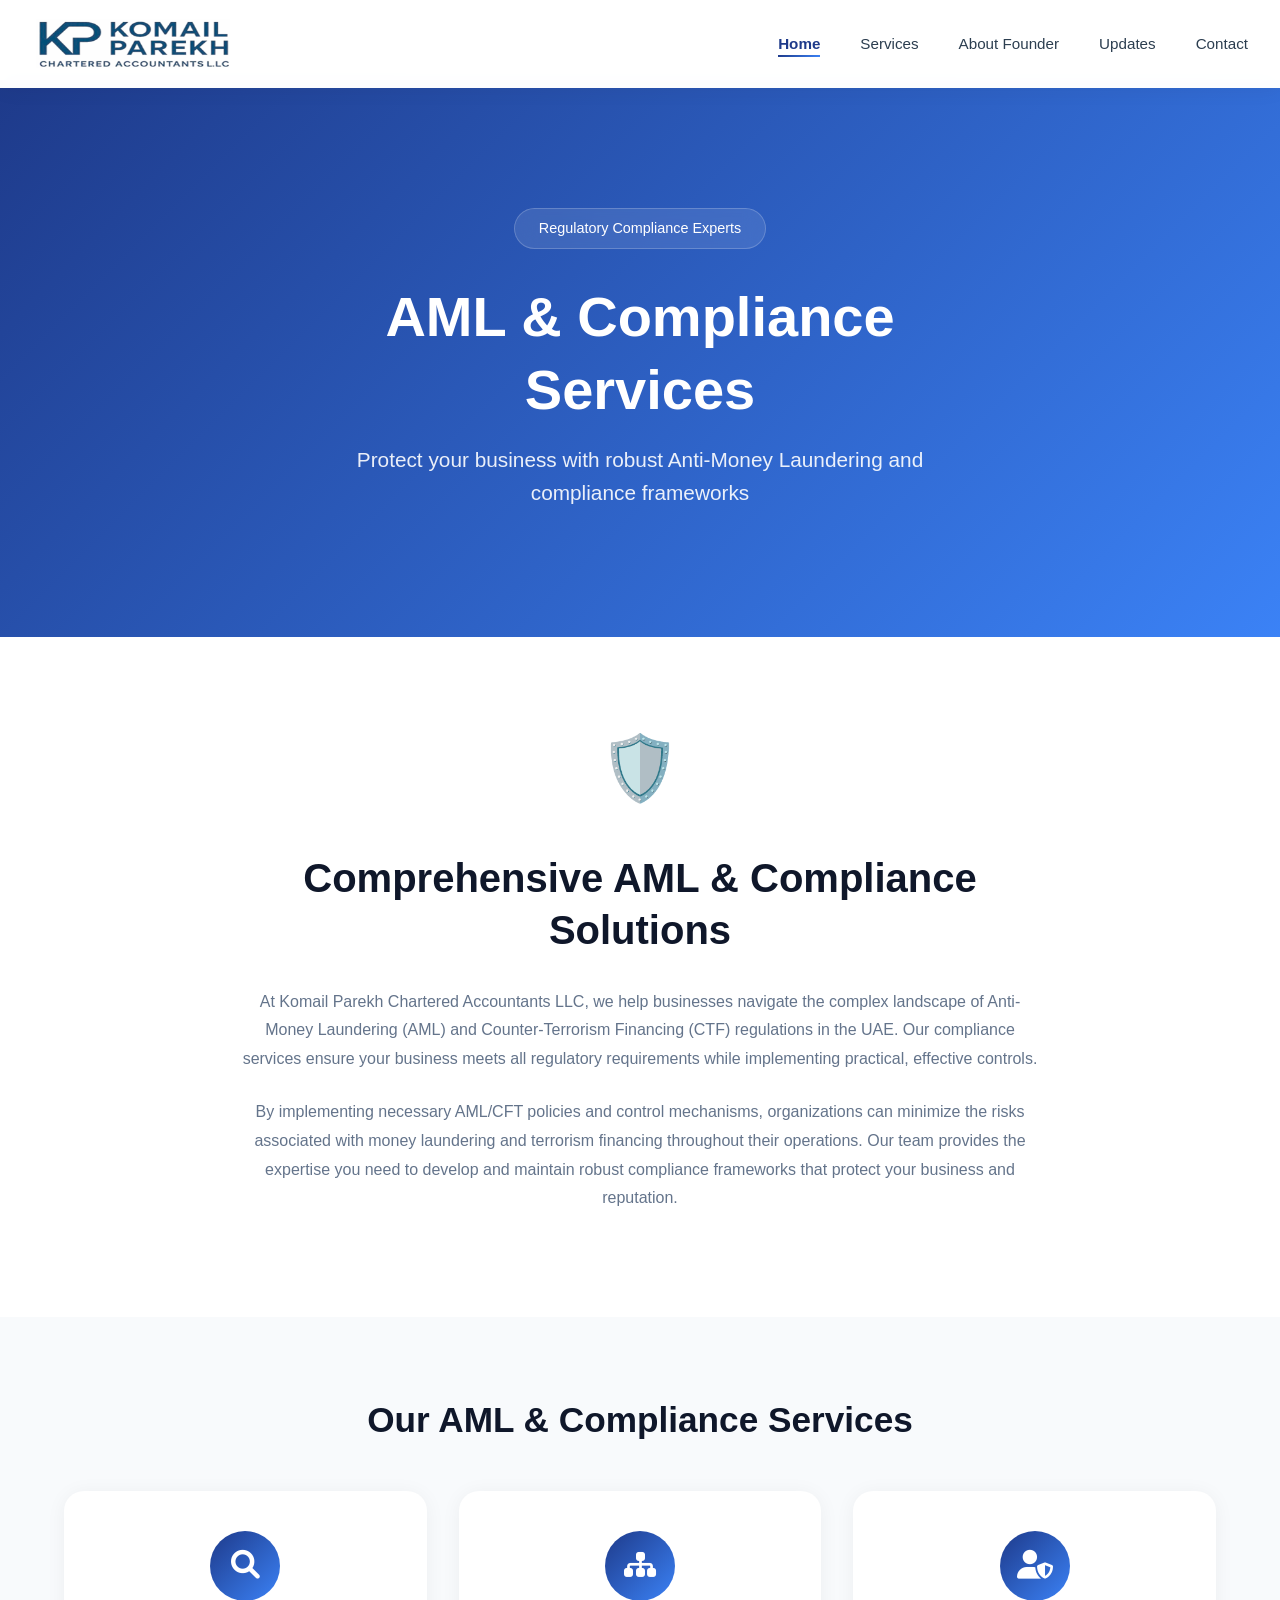
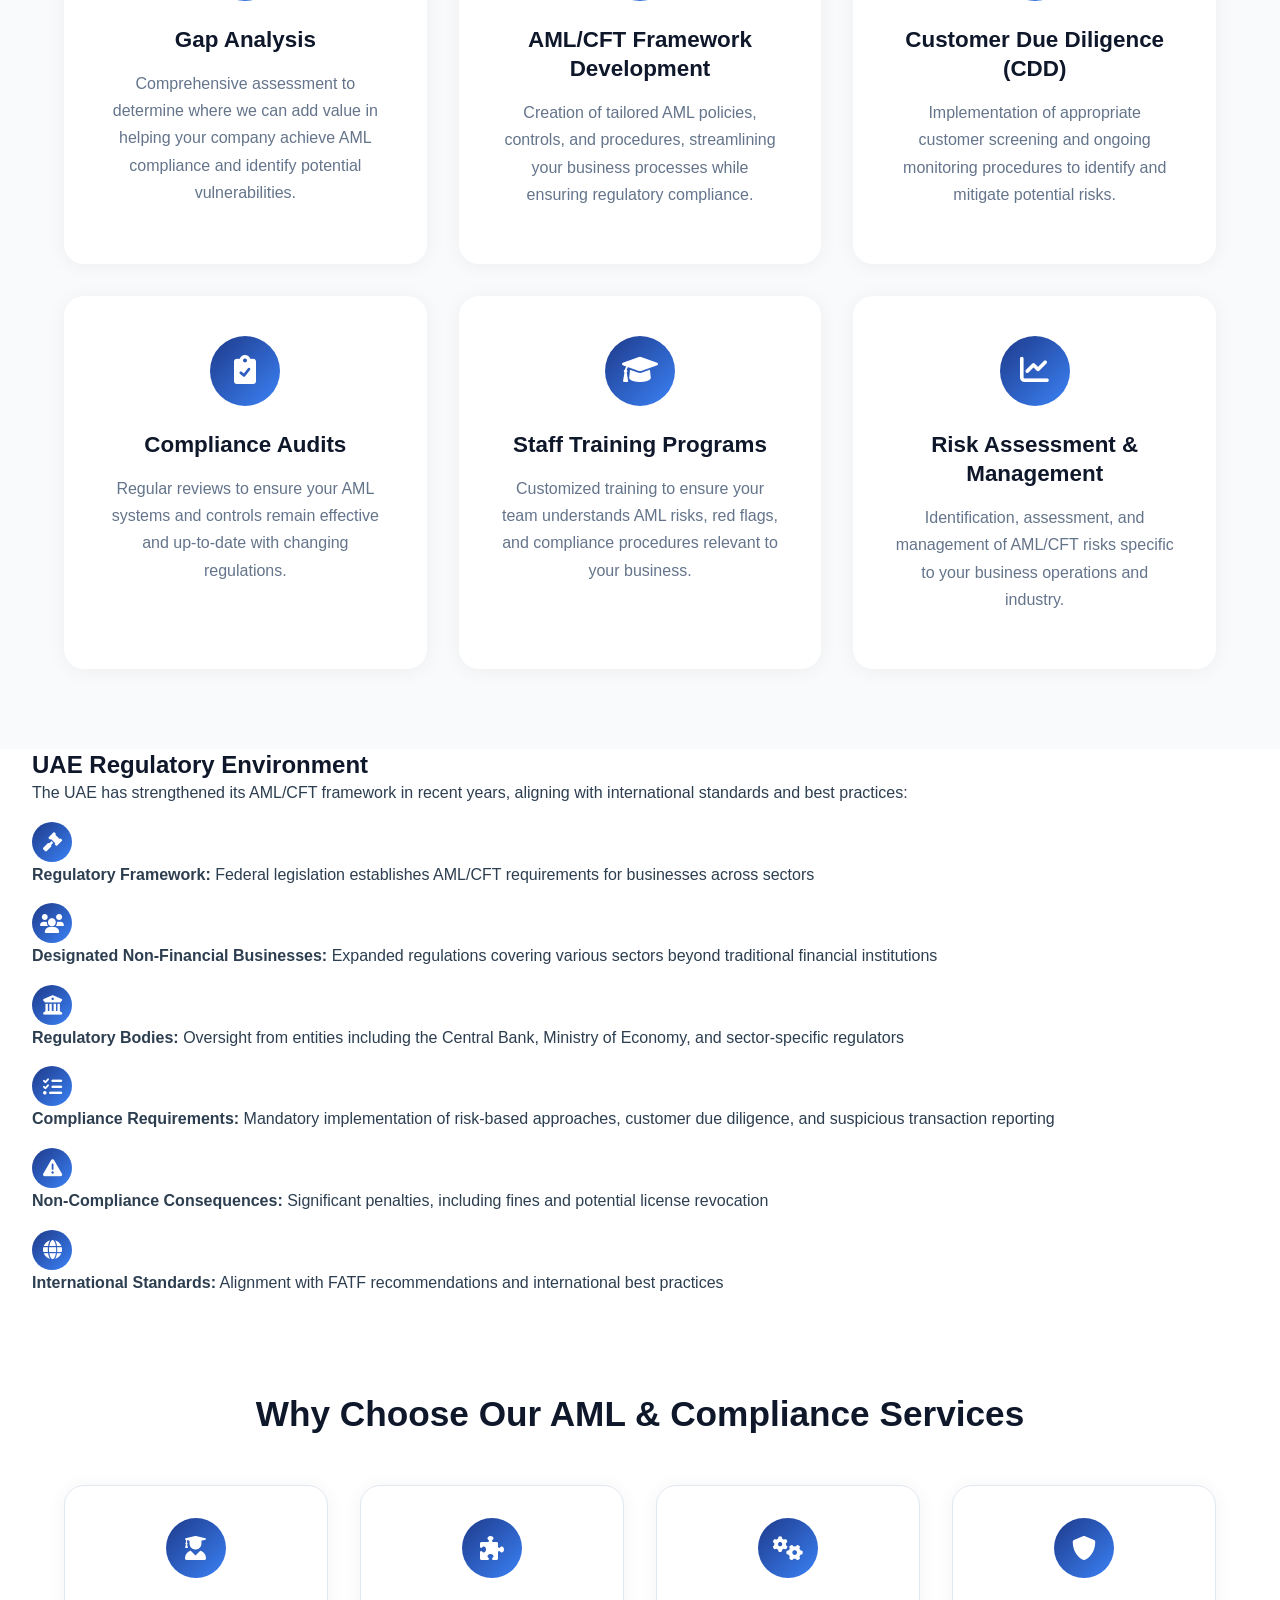
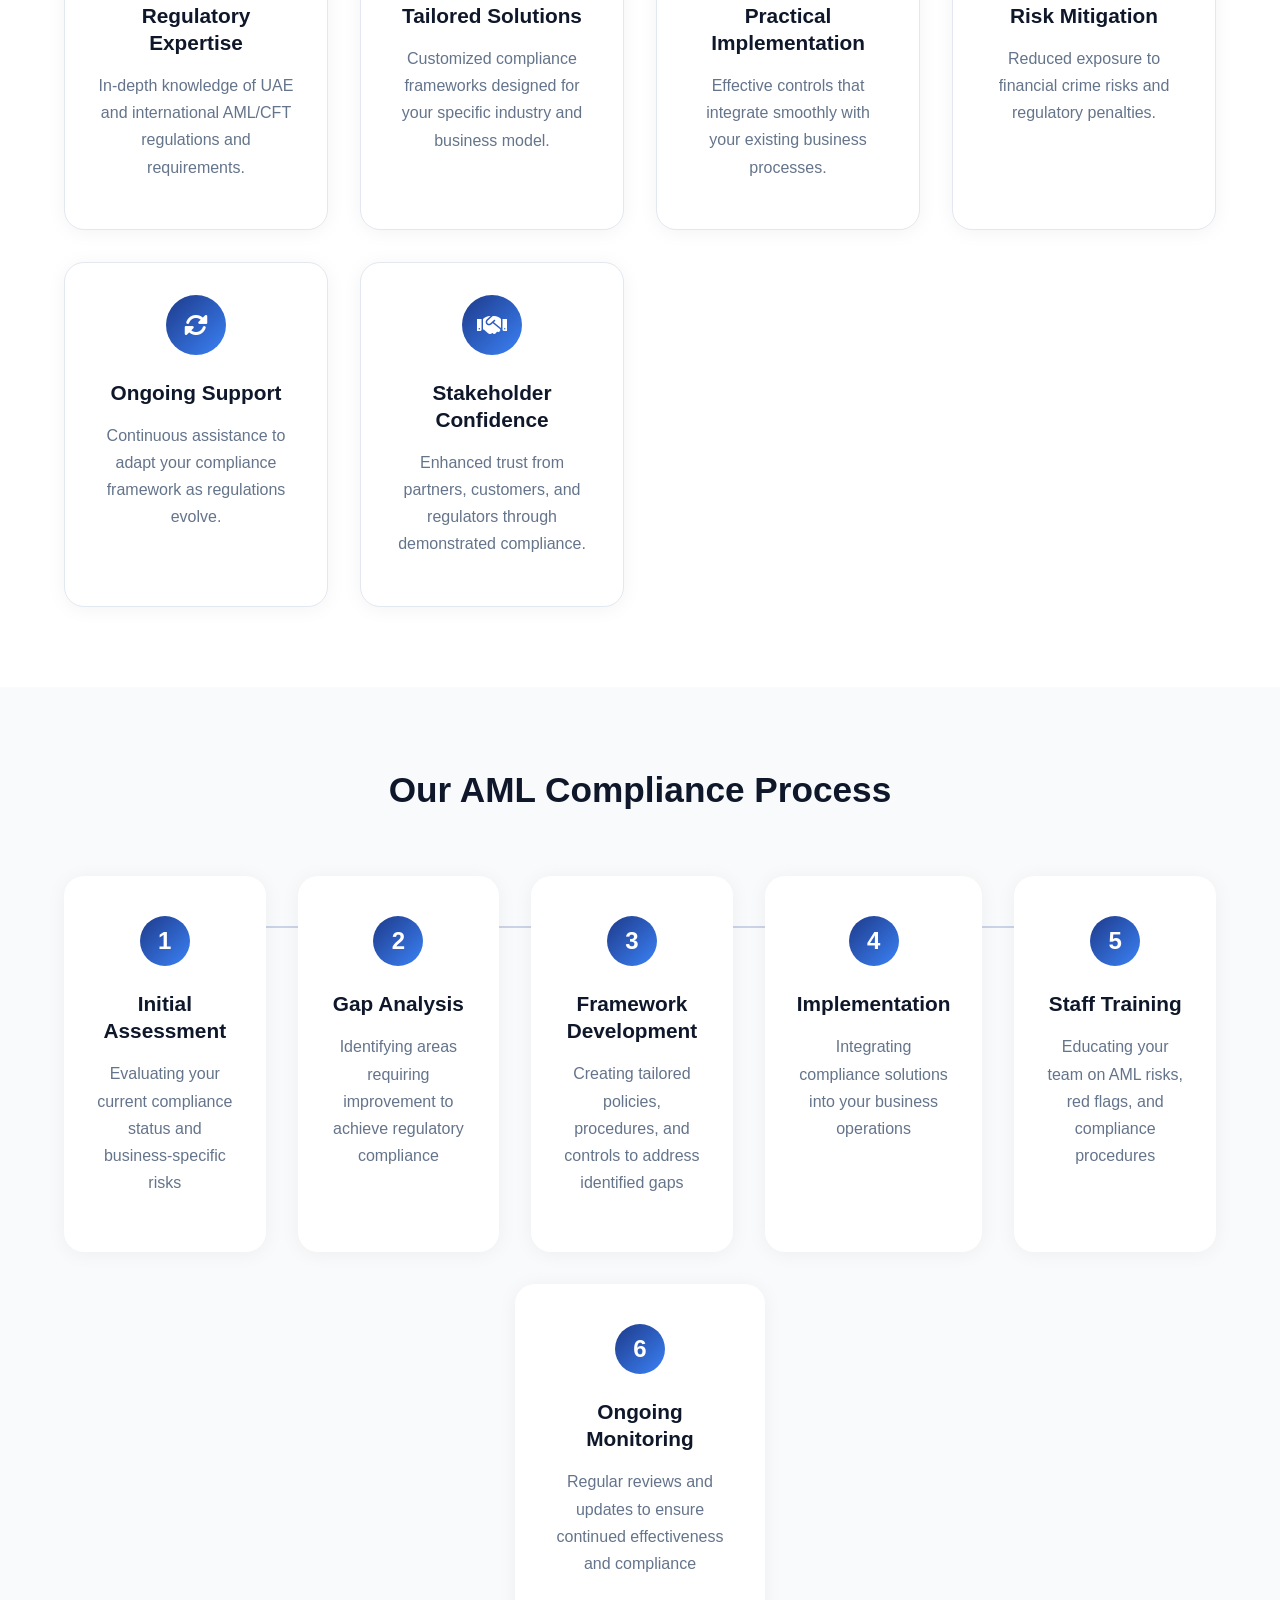
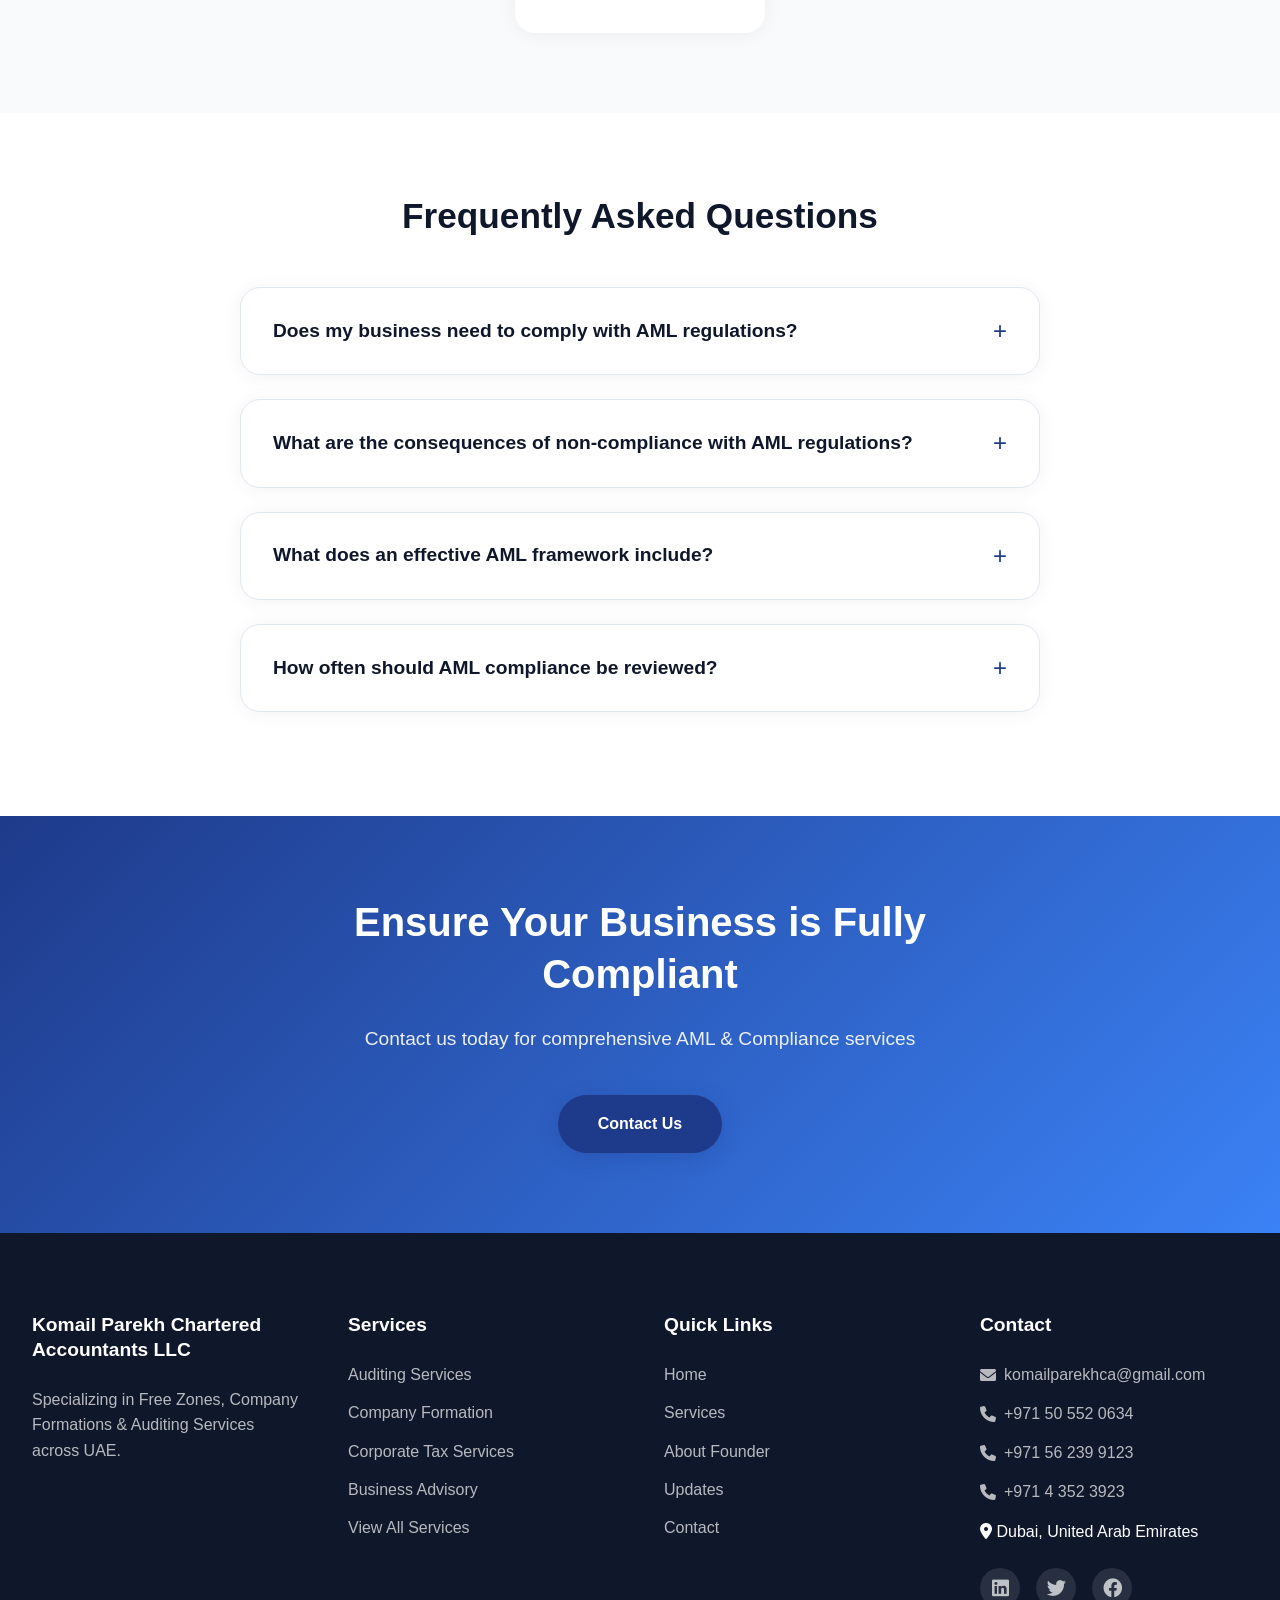
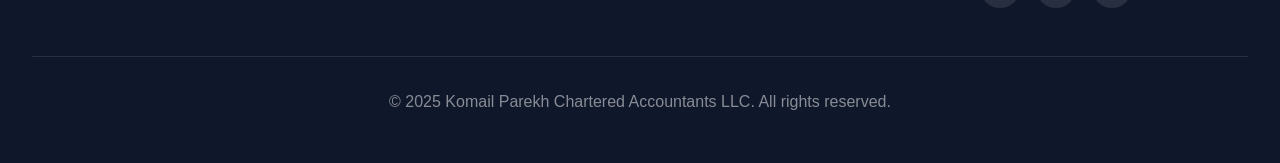
<file: service-aml.html>
<!DOCTYPE html>
<html lang="en">
<head>
    <meta charset="UTF-8">
    <meta name="viewport" content="width=device-width, initial-scale=1.0">
    <title>AML & Compliance Services - Komail Parekh Chartered Accountants LLC</title>
    <link rel="stylesheet" href="css/style.css">
    <link rel="stylesheet" href="https://cdnjs.cloudflare.com/ajax/libs/font-awesome/6.0.0/css/all.min.css">
</head>
<body>
    <!-- Navigation -->
    <nav id="navbar">
    <div class="nav-container">
        <div class="logo">
            <img src="images/logo.png" alt="Komail Parekh Chartered Accountants LLC">
        </div>
        <ul class="nav-links" id="navLinks">
            <li><a href="index.html" class="active">Home</a></li>
            <li><a href="services.html">Services</a></li>
            <li><a href="about.html">About Founder</a></li>
            <li><a href="updates.html">Updates</a></li>
            <li><a href="contact.html">Contact</a></li>
        </ul>
        <div class="hamburger" id="hamburger">
            <div class="bar"></div>
            <div class="bar"></div>
            <div class="bar"></div>
        </div>
    </div>
</nav>
    <!-- Service Header -->
    <header class="service-header">
        <div class="service-header-content">
            <div class="service-badge">Regulatory Compliance Experts</div>
            <h1>AML & Compliance Services</h1>
            <p>Protect your business with robust Anti-Money Laundering and compliance frameworks</p>
        </div>
    </header>

    <!-- Service Description -->
    <section class="service-description">
        <div class="container">
            <div class="service-content">
                <div class="service-main-icon">🛡️</div>
                <h2>Comprehensive AML & Compliance Solutions</h2>
                <p>At Komail Parekh Chartered Accountants LLC, we help businesses navigate the complex landscape of Anti-Money Laundering (AML) and Counter-Terrorism Financing (CTF) regulations in the UAE. Our compliance services ensure your business meets all regulatory requirements while implementing practical, effective controls.</p>
                <p>By implementing necessary AML/CFT policies and control mechanisms, organizations can minimize the risks associated with money laundering and terrorism financing throughout their operations. Our team provides the expertise you need to develop and maintain robust compliance frameworks that protect your business and reputation.</p>
            </div>
        </div>
    </section>

    <!-- Service Features -->
    <section class="service-features">
        <div class="container">
            <h2>Our AML & Compliance Services</h2>
            <div class="features-flex">
                <div class="feature-box">
                    <div class="feature-box-icon">
                        <i class="fas fa-search"></i>
                    </div>
                    <h3>Gap Analysis</h3>
                    <p>Comprehensive assessment to determine where we can add value in helping your company achieve AML compliance and identify potential vulnerabilities.</p>
                </div>
                <div class="feature-box">
                    <div class="feature-box-icon">
                        <i class="fas fa-sitemap"></i>
                    </div>
                    <h3>AML/CFT Framework Development</h3>
                    <p>Creation of tailored AML policies, controls, and procedures, streamlining your business processes while ensuring regulatory compliance.</p>
                </div>
                <div class="feature-box">
                    <div class="feature-box-icon">
                        <i class="fas fa-user-shield"></i>
                    </div>
                    <h3>Customer Due Diligence (CDD)</h3>
                    <p>Implementation of appropriate customer screening and ongoing monitoring procedures to identify and mitigate potential risks.</p>
                </div>
                <div class="feature-box">
                    <div class="feature-box-icon">
                        <i class="fas fa-clipboard-check"></i>
                    </div>
                    <h3>Compliance Audits</h3>
                    <p>Regular reviews to ensure your AML systems and controls remain effective and up-to-date with changing regulations.</p>
                </div>
                <div class="feature-box">
                    <div class="feature-box-icon">
                        <i class="fas fa-graduation-cap"></i>
                    </div>
                    <h3>Staff Training Programs</h3>
                    <p>Customized training to ensure your team understands AML risks, red flags, and compliance procedures relevant to your business.</p>
                </div>
                <div class="feature-box">
                    <div class="feature-box-icon">
                        <i class="fas fa-chart-line"></i>
                    </div>
                    <h3>Risk Assessment & Management</h3>
                    <p>Identification, assessment, and management of AML/CFT risks specific to your business operations and industry.</p>
                </div>
            </div>
        </div>
    </section>

    <!-- Regulatory Environment -->
    <section class="service-highlight">
        <div class="container">
            <div class="highlight-box">
                <h2>UAE Regulatory Environment</h2>
                <p>The UAE has strengthened its AML/CFT framework in recent years, aligning with international standards and best practices:</p>
                <div class="highlight-features">
                    <div class="highlight-feature">
                        <div class="highlight-icon"><i class="fas fa-gavel"></i></div>
                        <p><strong>Regulatory Framework:</strong> Federal legislation establishes AML/CFT requirements for businesses across sectors</p>
                    </div>
                    <div class="highlight-feature">
                        <div class="highlight-icon"><i class="fas fa-users"></i></div>
                        <p><strong>Designated Non-Financial Businesses:</strong> Expanded regulations covering various sectors beyond traditional financial institutions</p>
                    </div>
                    <div class="highlight-feature">
                        <div class="highlight-icon"><i class="fas fa-university"></i></div>
                        <p><strong>Regulatory Bodies:</strong> Oversight from entities including the Central Bank, Ministry of Economy, and sector-specific regulators</p>
                    </div>
                    <div class="highlight-feature">
                        <div class="highlight-icon"><i class="fas fa-tasks"></i></div>
                        <p><strong>Compliance Requirements:</strong> Mandatory implementation of risk-based approaches, customer due diligence, and suspicious transaction reporting</p>
                    </div>
                    <div class="highlight-feature">
                        <div class="highlight-icon"><i class="fas fa-exclamation-triangle"></i></div>
                        <p><strong>Non-Compliance Consequences:</strong> Significant penalties, including fines and potential license revocation</p>
                    </div>
                    <div class="highlight-feature">
                        <div class="highlight-icon"><i class="fas fa-globe"></i></div>
                        <p><strong>International Standards:</strong> Alignment with FATF recommendations and international best practices</p>
                    </div>
                </div>
            </div>
        </div>
    </section>

    <!-- Why Choose Us -->
    <section class="service-benefits">
        <div class="container">
            <h2>Why Choose Our AML & Compliance Services</h2>
            <div class="benefits-grid">
                <div class="benefit-card">
                    <div class="benefit-icon">
                        <i class="fas fa-user-graduate"></i>
                    </div>
                    <h3>Regulatory Expertise</h3>
                    <p>In-depth knowledge of UAE and international AML/CFT regulations and requirements.</p>
                </div>
                <div class="benefit-card">
                    <div class="benefit-icon">
                        <i class="fas fa-puzzle-piece"></i>
                    </div>
                    <h3>Tailored Solutions</h3>
                    <p>Customized compliance frameworks designed for your specific industry and business model.</p>
                </div>
                <div class="benefit-card">
                    <div class="benefit-icon">
                        <i class="fas fa-cogs"></i>
                    </div>
                    <h3>Practical Implementation</h3>
                    <p>Effective controls that integrate smoothly with your existing business processes.</p>
                </div>
                <div class="benefit-card">
                    <div class="benefit-icon">
                        <i class="fas fa-shield-alt"></i>
                    </div>
                    <h3>Risk Mitigation</h3>
                    <p>Reduced exposure to financial crime risks and regulatory penalties.</p>
                </div>
                <div class="benefit-card">
                    <div class="benefit-icon">
                        <i class="fas fa-sync-alt"></i>
                    </div>
                    <h3>Ongoing Support</h3>
                    <p>Continuous assistance to adapt your compliance framework as regulations evolve.</p>
                </div>
                <div class="benefit-card">
                    <div class="benefit-icon">
                        <i class="fas fa-handshake"></i>
                    </div>
                    <h3>Stakeholder Confidence</h3>
                    <p>Enhanced trust from partners, customers, and regulators through demonstrated compliance.</p>
                </div>
            </div>
        </div>
    </section>

    <!-- Compliance Process -->
    <section class="service-process">
        <div class="container">
            <h2>Our AML Compliance Process</h2>
            <div class="process-timeline">
                <div class="process-step">
                    <div class="process-number">1</div>
                    <h3>Initial Assessment</h3>
                    <p>Evaluating your current compliance status and business-specific risks</p>
                </div>
                <div class="process-step">
                    <div class="process-number">2</div>
                    <h3>Gap Analysis</h3>
                    <p>Identifying areas requiring improvement to achieve regulatory compliance</p>
                </div>
                <div class="process-step">
                    <div class="process-number">3</div>
                    <h3>Framework Development</h3>
                    <p>Creating tailored policies, procedures, and controls to address identified gaps</p>
                </div>
                <div class="process-step">
                    <div class="process-number">4</div>
                    <h3>Implementation</h3>
                    <p>Integrating compliance solutions into your business operations</p>
                </div>
                <div class="process-step">
                    <div class="process-number">5</div>
                    <h3>Staff Training</h3>
                    <p>Educating your team on AML risks, red flags, and compliance procedures</p>
                </div>
                <div class="process-step">
                    <div class="process-number">6</div>
                    <h3>Ongoing Monitoring</h3>
                    <p>Regular reviews and updates to ensure continued effectiveness and compliance</p>
                </div>
            </div>
        </div>
    </section>

    <!-- Frequently Asked Questions -->
    <section class="service-faq">
        <div class="container">
            <h2>Frequently Asked Questions</h2>
            <div class="faq-container">
                <div class="faq-item">
                    <div class="faq-question">
                        <h3>Does my business need to comply with AML regulations?</h3>
                        <span class="faq-toggle">+</span>
                    </div>
                    <div class="faq-answer">
                        <p>AML compliance requirements in the UAE extend beyond traditional financial institutions to include various designated non-financial businesses and professions (DNFBPs). These include real estate agents, precious metals dealers, accountants, lawyers, company service providers, and many others. If your business involves transactions with significant monetary value, customer funds management, or falls within regulated sectors, you likely have AML/CFT obligations. We can provide a specific assessment of your compliance requirements based on your business activities.</p>
                    </div>
                </div>
                <div class="faq-item">
                    <div class="faq-question">
                        <h3>What are the consequences of non-compliance with AML regulations?</h3>
                        <span class="faq-toggle">+</span>
                    </div>
                    <div class="faq-answer">
                        <p>Non-compliance with AML regulations in the UAE can lead to severe consequences, including substantial financial penalties that may reach millions of dirhams, business restrictions, license suspension or revocation, reputational damage, and in serious cases, potential criminal prosecution for company officers. Additionally, non-compliant businesses may face difficulties with banking relationships and partnerships as other organizations conduct their own due diligence. Implementing a robust compliance framework is therefore essential for business protection and continuity.</p>
                    </div>
                </div>
                <div class="faq-item">
                    <div class="faq-question">
                        <h3>What does an effective AML framework include?</h3>
                        <span class="faq-toggle">+</span>
                    </div>
                    <div class="faq-answer">
                        <p>An effective AML framework typically includes several key components: risk assessment methodologies, customer due diligence procedures (including KYC - Know Your Customer), transaction monitoring systems, suspicious activity detection and reporting mechanisms, record-keeping processes, internal controls and governance structures, staff training programs, and regular independent audits. The framework should be risk-based, meaning the intensity of controls is proportionate to the level of risk associated with different customers, products, services, and geographic areas relevant to your business.</p>
                    </div>
                </div>
                <div class="faq-item">
                    <div class="faq-question">
                        <h3>How often should AML compliance be reviewed?</h3>
                        <span class="faq-toggle">+</span>
                    </div>
                    <div class="faq-answer">
                        <p>AML compliance should be subject to continuous monitoring, with formal reviews conducted at least annually or whenever significant changes occur in your business or the regulatory landscape. These changes might include entering new markets, launching new products or services, undergoing corporate restructuring, or in response to regulatory updates. Additionally, periodic independent audits are recommended to ensure objectivity in assessment. We offer regular review services to help maintain the effectiveness of your compliance framework as your business evolves.</p>
                    </div>
                </div>
            </div>
        </div>
    </section>

    <!-- Contact CTA -->
    <section class="contact-cta">
        <div class="cta-container">
            <h2>Ensure Your Business is Fully Compliant</h2>
            <p>Contact us today for comprehensive AML & Compliance services</p>
            <a href="contact.html" class="btn btn-primary">Contact Us</a>
        </div>
    </section>

    <!-- Footer -->
    <footer>
        <div class="footer-container">
            <div class="footer-section">
                <h3>Komail Parekh Chartered Accountants LLC</h3>
                <p>Specializing in Free Zones, Company Formations & Auditing Services across UAE.</p>
            </div>
            <div class="footer-section">
                <h3>Services</h3>
                <ul>
                    <li><a href="service-audit.html">Auditing Services</a></li>
                    <li><a href="service-company-formation.html">Company Formation</a></li>
                    <li><a href="service-tax.html">Corporate Tax Services</a></li>
                    <li><a href="service-advisory.html">Business Advisory</a></li>
                    <li><a href="services.html">View All Services</a></li>
                </ul>
            </div>
            <div class="footer-section">
                <h3>Quick Links</h3>
                <ul>
                    <li><a href="index.html">Home</a></li>
                    <li><a href="services.html">Services</a></li>
                    <li><a href="about.html">About Founder</a></li>
                    <li><a href="updates.html">Updates</a></li>
                    <li><a href="contact.html">Contact</a></li>
                </ul>
            </div>
            <div class="footer-section">
                <h3>Contact</h3>
                <ul>
                      <li><a href="mailto:info@komailparekh.com"><i class="fas fa-envelope"></i> komailparekhca@gmail.com</a></li>
                    <li><a href="tel:+971"><i class="fas fa-phone"></i> +971 50 552 0634</a></li>
                     <li><a href="tel:+971"><i class="fas fa-phone"></i> +971 56 239 9123</a></li>
                    <li><a href="tel:+971"><i class="fas fa-phone"></i> +971 4 352 3923</a></li>
                    <li><i class="fas fa-map-marker-alt"></i> Dubai, United Arab Emirates</li>
                </ul>
                <div class="social-icons">
                    <a href="#"><i class="fab fa-linkedin"></i></a>
                    <a href="#"><i class="fab fa-twitter"></i></a>
                    <a href="#"><i class="fab fa-facebook"></i></a>
                </div>
            </div>
        </div>
        <div class="footer-bottom">
            <p>&copy; 2025 Komail Parekh Chartered Accountants LLC. All rights reserved.</p>
        </div>
    </footer>

    <script src="js/script.js"></script>
</body>

</html>
</file>
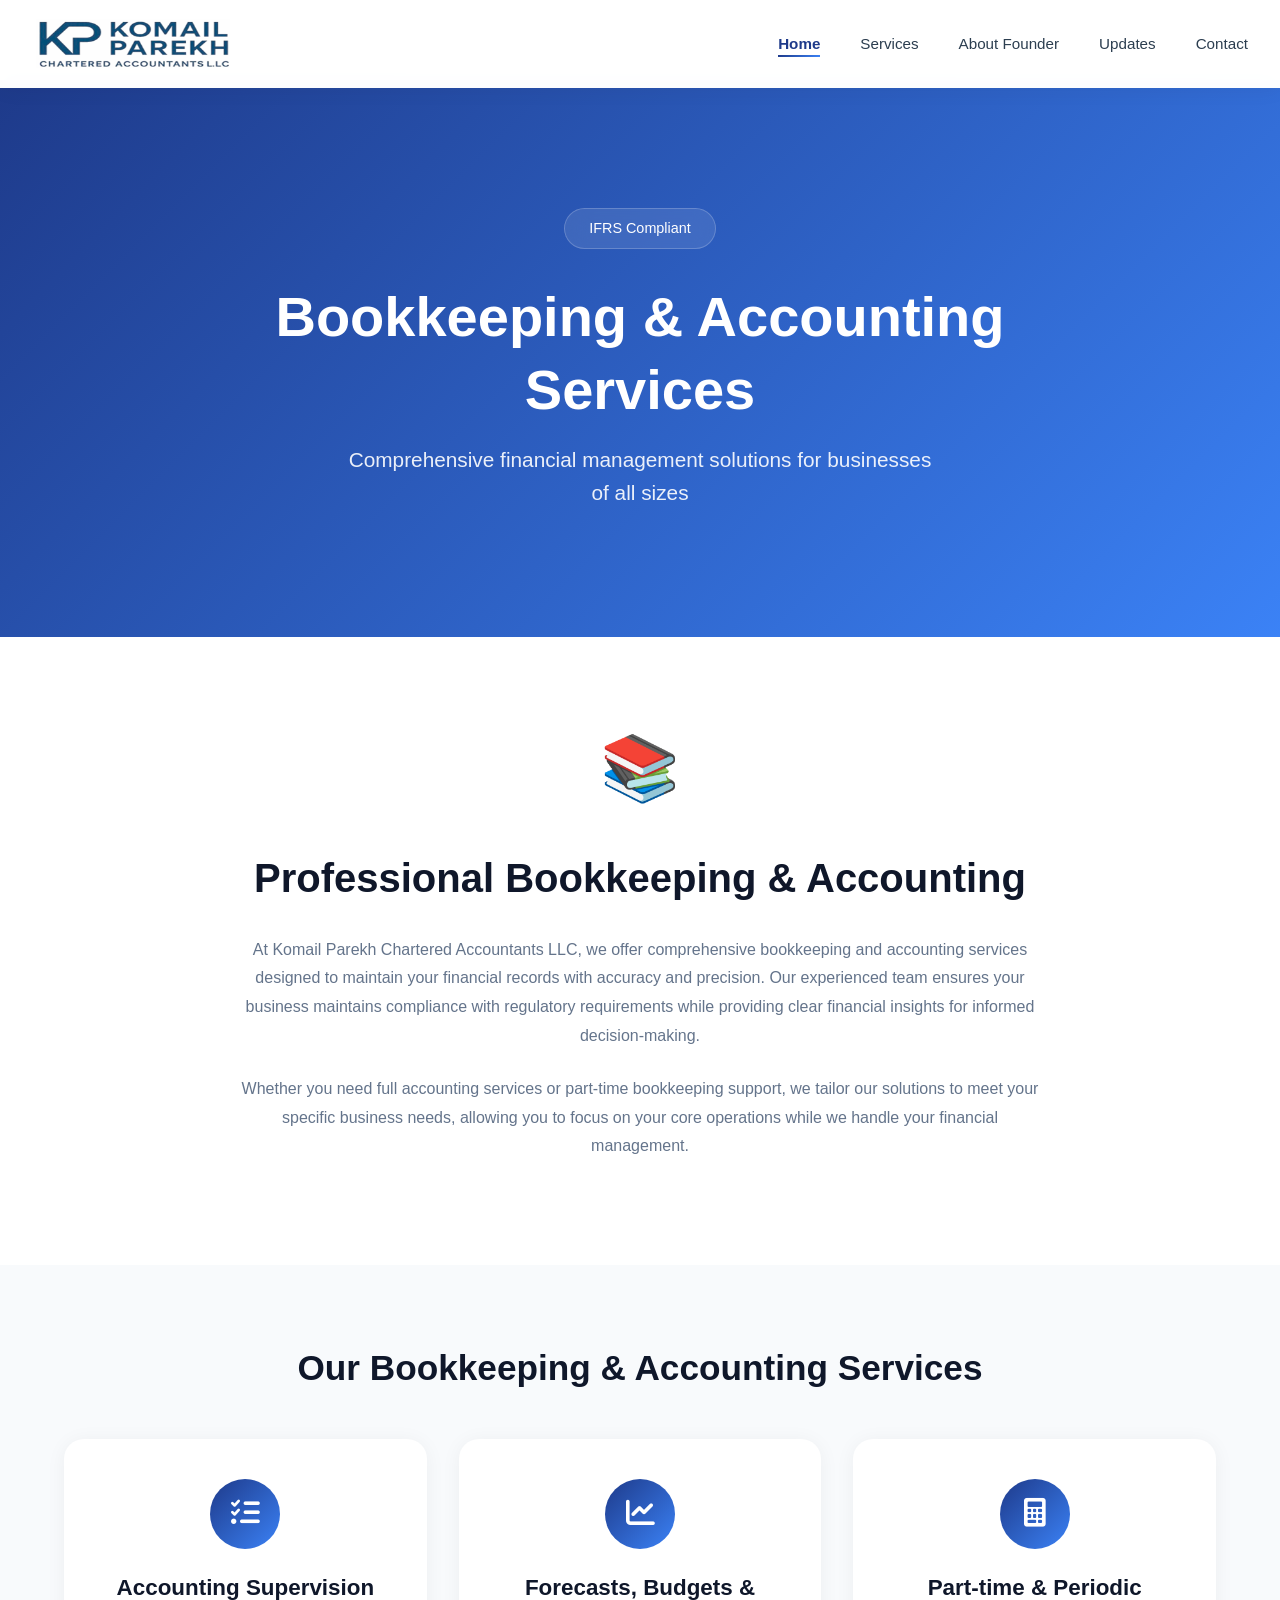
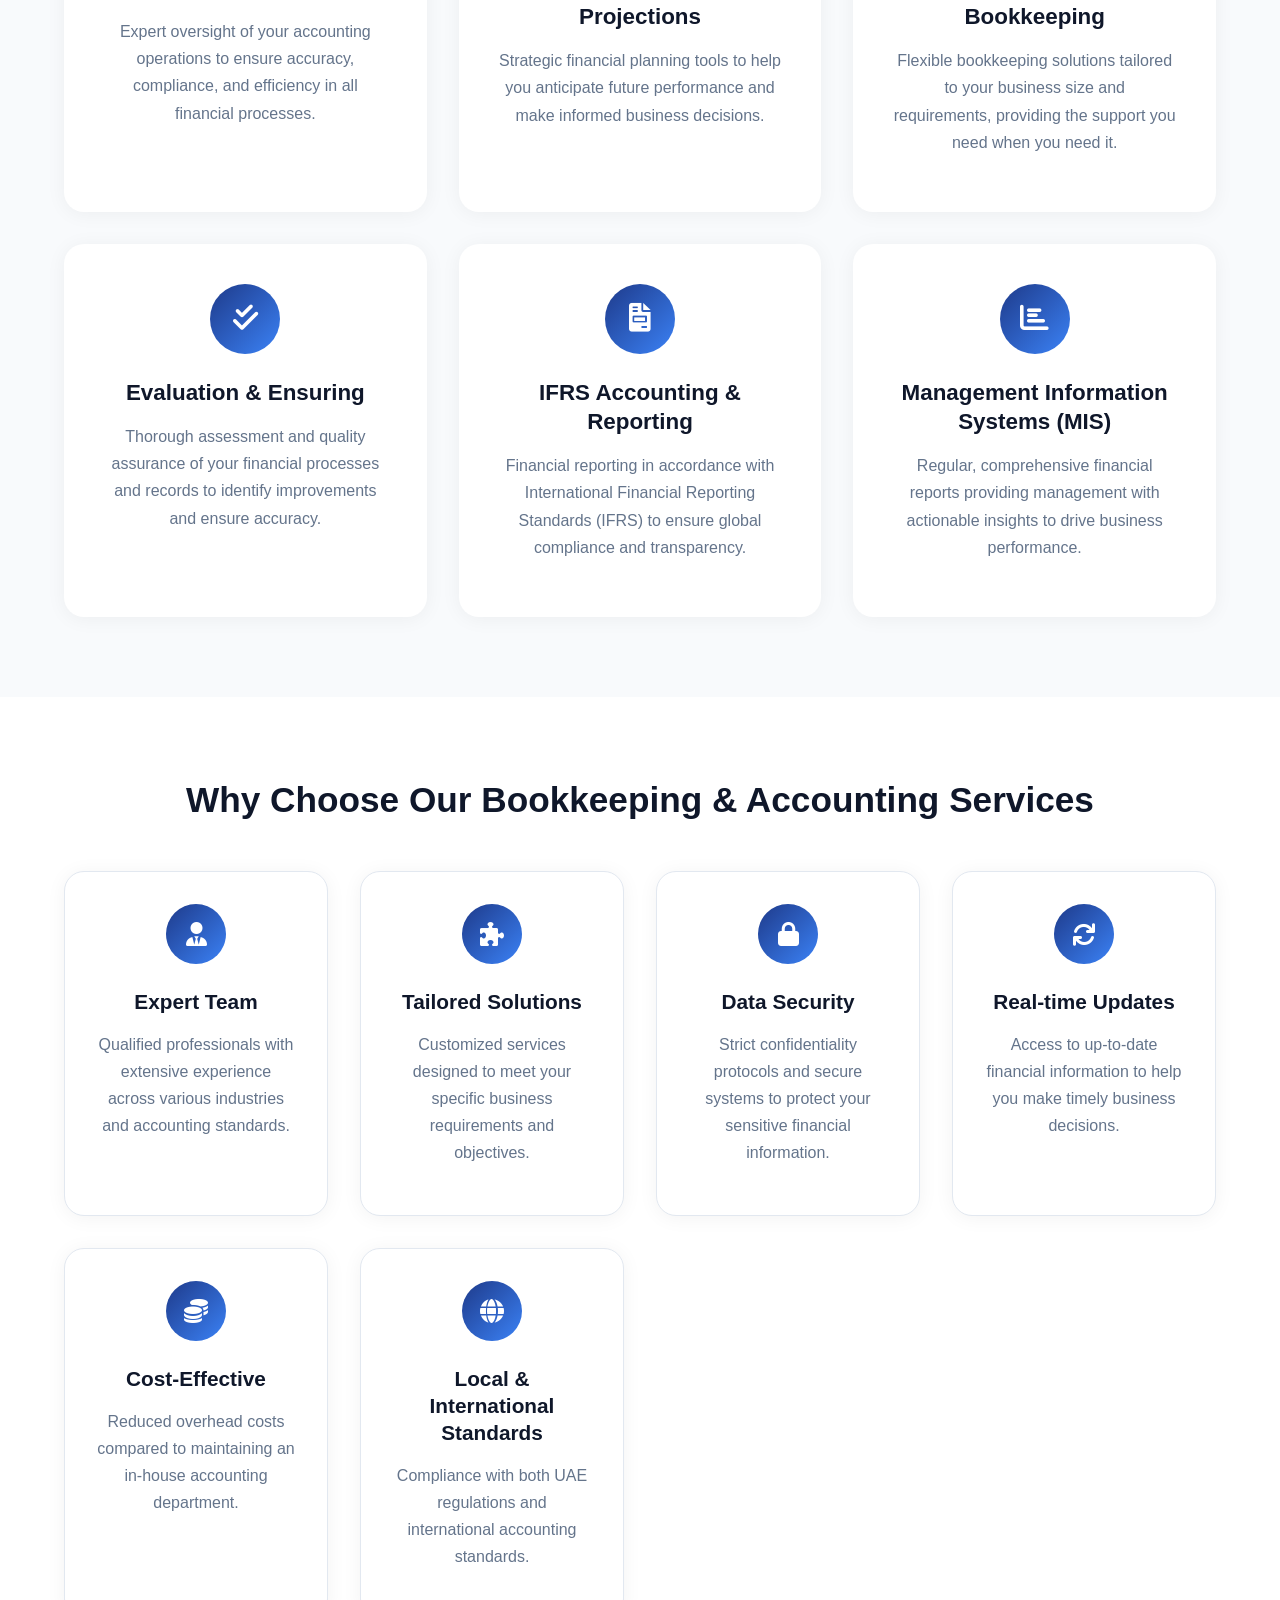
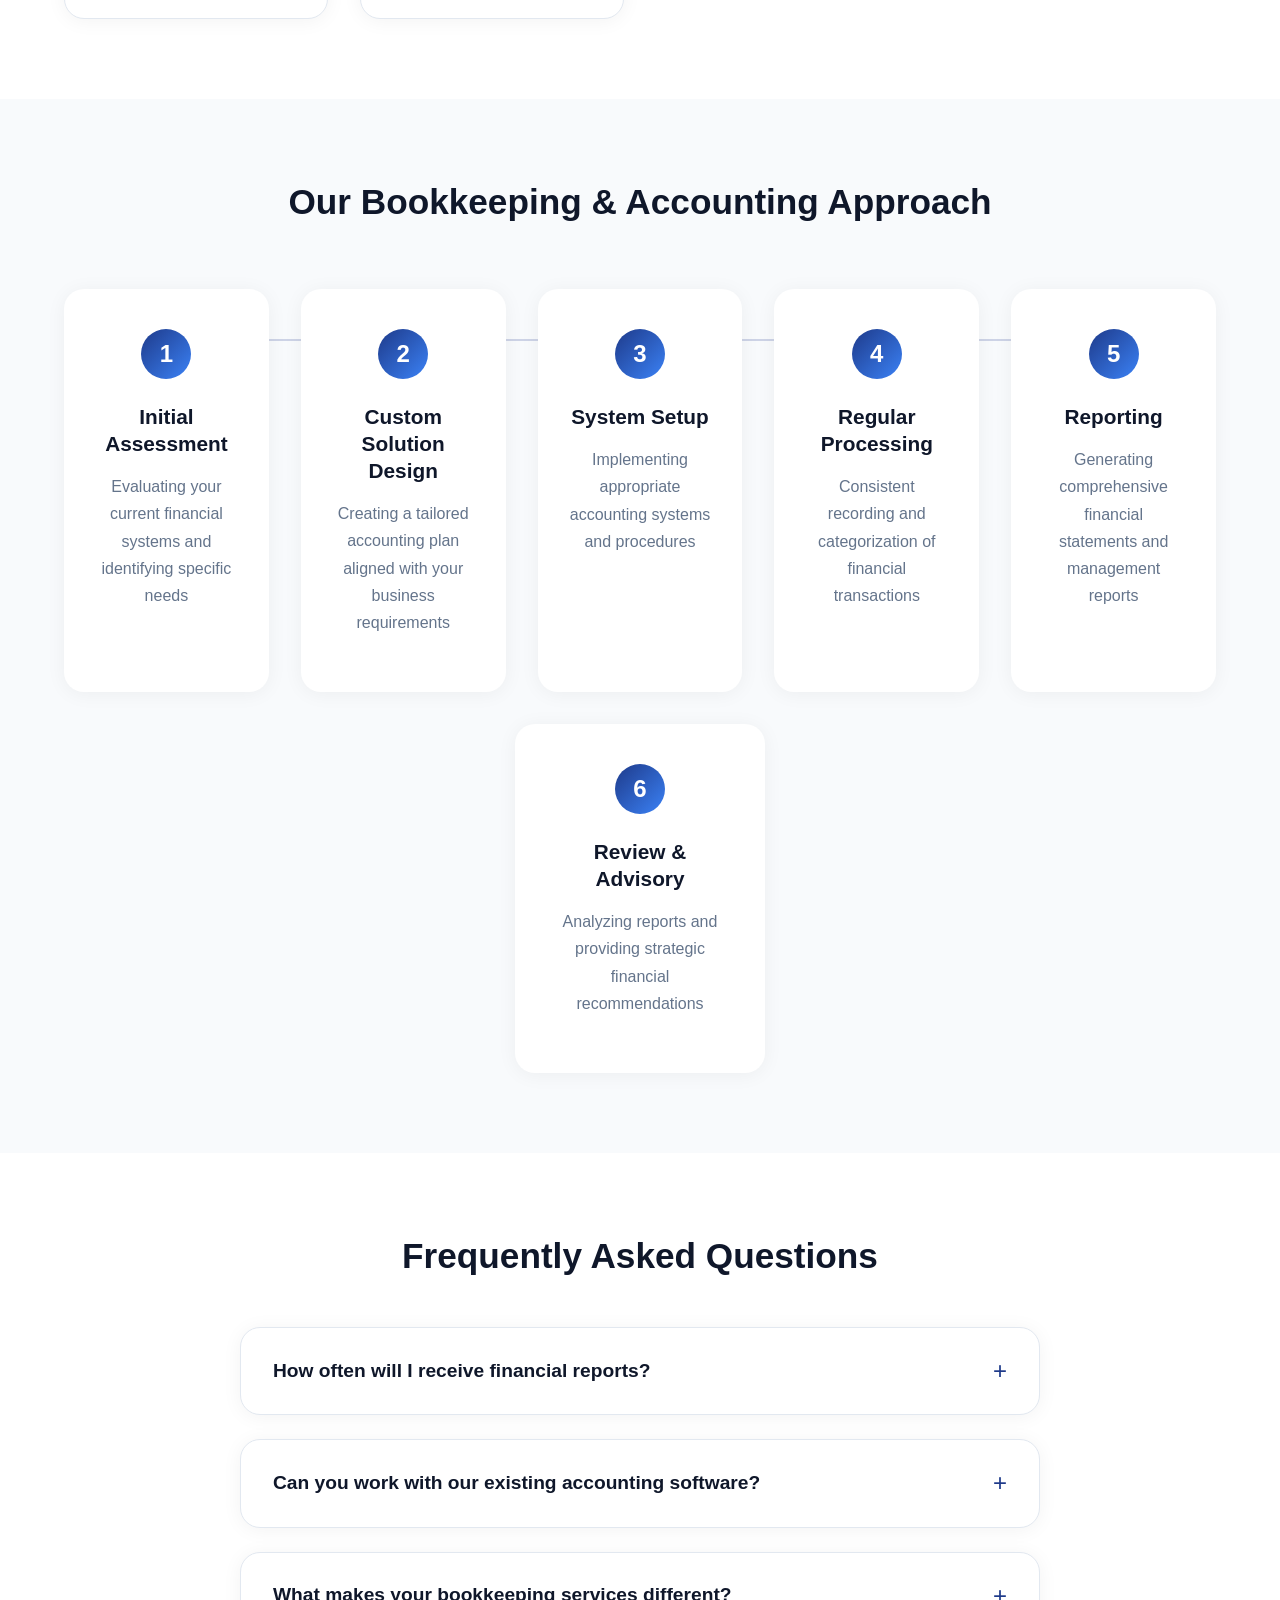
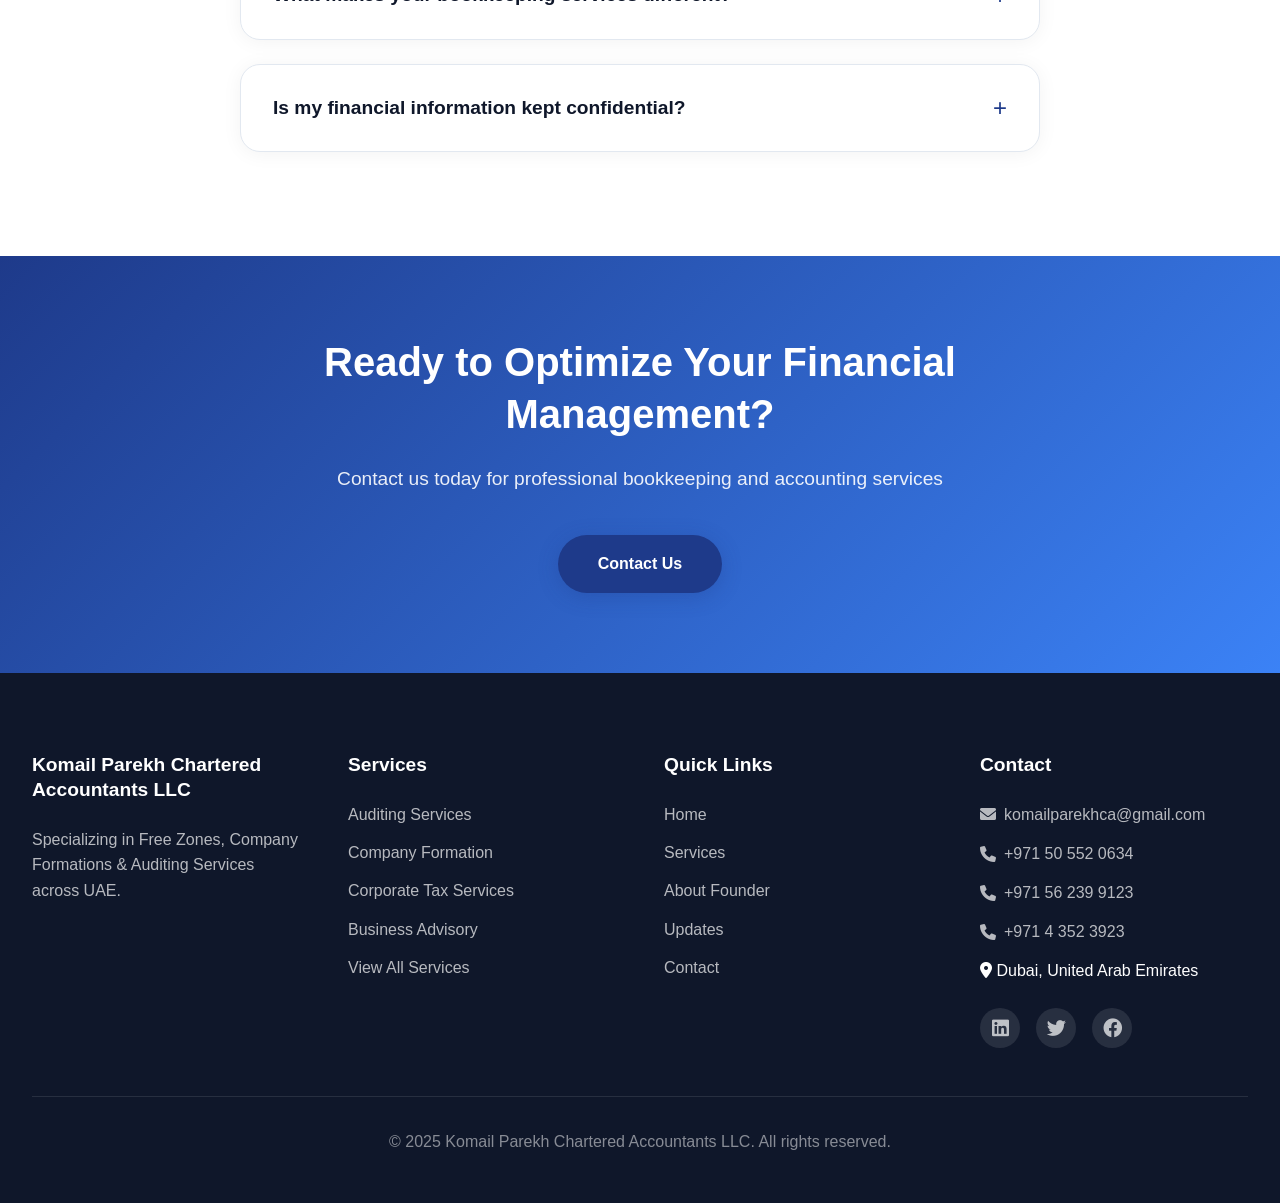
<file: service-bookkeeping.html>
<!DOCTYPE html>
<html lang="en">
<head>
    <meta charset="UTF-8">
    <meta name="viewport" content="width=device-width, initial-scale=1.0">
    <title>Bookkeeping & Accounting Services - Komail Parekh Chartered Accountants LLC</title>
    <link rel="stylesheet" href="css/style.css">
    <link rel="stylesheet" href="https://cdnjs.cloudflare.com/ajax/libs/font-awesome/6.0.0/css/all.min.css">
</head>
<body>
    <!-- Navigation -->
    <nav id="navbar">
    <div class="nav-container">
        <div class="logo">
            <img src="images/logo.png" alt="Komail Parekh Chartered Accountants LLC">
        </div>
        <ul class="nav-links" id="navLinks">
            <li><a href="index.html" class="active">Home</a></li>
            <li><a href="services.html">Services</a></li>
            <li><a href="about.html">About Founder</a></li>
            <li><a href="updates.html">Updates</a></li>
            <li><a href="contact.html">Contact</a></li>
        </ul>
        <div class="hamburger" id="hamburger">
            <div class="bar"></div>
            <div class="bar"></div>
            <div class="bar"></div>
        </div>
    </div>
</nav>

    <!-- Service Header -->
    <header class="service-header">
        <div class="service-header-content">
            <div class="service-badge">IFRS Compliant</div>
            <h1>Bookkeeping & Accounting Services</h1>
            <p>Comprehensive financial management solutions for businesses of all sizes</p>
        </div>
    </header>

    <!-- Service Description -->
    <section class="service-description">
        <div class="container">
            <div class="service-content">
                <div class="service-main-icon">📚</div>
                <h2>Professional Bookkeeping & Accounting</h2>
                <p>At Komail Parekh Chartered Accountants LLC, we offer comprehensive bookkeeping and accounting services designed to maintain your financial records with accuracy and precision. Our experienced team ensures your business maintains compliance with regulatory requirements while providing clear financial insights for informed decision-making.</p>
                <p>Whether you need full accounting services or part-time bookkeeping support, we tailor our solutions to meet your specific business needs, allowing you to focus on your core operations while we handle your financial management.</p>
            </div>
        </div>
    </section>

    <!-- Service Features -->
    <section class="service-features">
        <div class="container">
            <h2>Our Bookkeeping & Accounting Services</h2>
            <div class="features-flex">
                <div class="feature-box">
                    <div class="feature-box-icon">
                        <i class="fas fa-tasks"></i>
                    </div>
                    <h3>Accounting Supervision</h3>
                    <p>Expert oversight of your accounting operations to ensure accuracy, compliance, and efficiency in all financial processes.</p>
                </div>
                <div class="feature-box">
                    <div class="feature-box-icon">
                        <i class="fas fa-chart-line"></i>
                    </div>
                    <h3>Forecasts, Budgets & Projections</h3>
                    <p>Strategic financial planning tools to help you anticipate future performance and make informed business decisions.</p>
                </div>
                <div class="feature-box">
                    <div class="feature-box-icon">
                        <i class="fas fa-calculator"></i>
                    </div>
                    <h3>Part-time & Periodic Bookkeeping</h3>
                    <p>Flexible bookkeeping solutions tailored to your business size and requirements, providing the support you need when you need it.</p>
                </div>
                <div class="feature-box">
                    <div class="feature-box-icon">
                        <i class="fas fa-check-double"></i>
                    </div>
                    <h3>Evaluation & Ensuring</h3>
                    <p>Thorough assessment and quality assurance of your financial processes and records to identify improvements and ensure accuracy.</p>
                </div>
                <div class="feature-box">
                    <div class="feature-box-icon">
                        <i class="fas fa-file-invoice"></i>
                    </div>
                    <h3>IFRS Accounting & Reporting</h3>
                    <p>Financial reporting in accordance with International Financial Reporting Standards (IFRS) to ensure global compliance and transparency.</p>
                </div>
                <div class="feature-box">
                    <div class="feature-box-icon">
                        <i class="fas fa-chart-bar"></i>
                    </div>
                    <h3>Management Information Systems (MIS)</h3>
                    <p>Regular, comprehensive financial reports providing management with actionable insights to drive business performance.</p>
                </div>
            </div>
        </div>
    </section>

    <!-- Why Choose Our Services -->
    <section class="service-benefits">
        <div class="container">
            <h2>Why Choose Our Bookkeeping & Accounting Services</h2>
            <div class="benefits-grid">
                <div class="benefit-card">
                    <div class="benefit-icon">
                        <i class="fas fa-user-tie"></i>
                    </div>
                    <h3>Expert Team</h3>
                    <p>Qualified professionals with extensive experience across various industries and accounting standards.</p>
                </div>
                <div class="benefit-card">
                    <div class="benefit-icon">
                        <i class="fas fa-puzzle-piece"></i>
                    </div>
                    <h3>Tailored Solutions</h3>
                    <p>Customized services designed to meet your specific business requirements and objectives.</p>
                </div>
                <div class="benefit-card">
                    <div class="benefit-icon">
                        <i class="fas fa-lock"></i>
                    </div>
                    <h3>Data Security</h3>
                    <p>Strict confidentiality protocols and secure systems to protect your sensitive financial information.</p>
                </div>
                <div class="benefit-card">
                    <div class="benefit-icon">
                        <i class="fas fa-sync"></i>
                    </div>
                    <h3>Real-time Updates</h3>
                    <p>Access to up-to-date financial information to help you make timely business decisions.</p>
                </div>
                <div class="benefit-card">
                    <div class="benefit-icon">
                        <i class="fas fa-coins"></i>
                    </div>
                    <h3>Cost-Effective</h3>
                    <p>Reduced overhead costs compared to maintaining an in-house accounting department.</p>
                </div>
                <div class="benefit-card">
                    <div class="benefit-icon">
                        <i class="fas fa-globe"></i>
                    </div>
                    <h3>Local & International Standards</h3>
                    <p>Compliance with both UAE regulations and international accounting standards.</p>
                </div>
            </div>
        </div>
    </section>

    <!-- Our Approach -->
    <section class="service-process">
        <div class="container">
            <h2>Our Bookkeeping & Accounting Approach</h2>
            <div class="process-timeline">
                <div class="process-step">
                    <div class="process-number">1</div>
                    <h3>Initial Assessment</h3>
                    <p>Evaluating your current financial systems and identifying specific needs</p>
                </div>
                <div class="process-step">
                    <div class="process-number">2</div>
                    <h3>Custom Solution Design</h3>
                    <p>Creating a tailored accounting plan aligned with your business requirements</p>
                </div>
                <div class="process-step">
                    <div class="process-number">3</div>
                    <h3>System Setup</h3>
                    <p>Implementing appropriate accounting systems and procedures</p>
                </div>
                <div class="process-step">
                    <div class="process-number">4</div>
                    <h3>Regular Processing</h3>
                    <p>Consistent recording and categorization of financial transactions</p>
                </div>
                <div class="process-step">
                    <div class="process-number">5</div>
                    <h3>Reporting</h3>
                    <p>Generating comprehensive financial statements and management reports</p>
                </div>
                <div class="process-step">
                    <div class="process-number">6</div>
                    <h3>Review & Advisory</h3>
                    <p>Analyzing reports and providing strategic financial recommendations</p>
                </div>
            </div>
        </div>
    </section>

    <!-- Frequently Asked Questions -->
    <section class="service-faq">
        <div class="container">
            <h2>Frequently Asked Questions</h2>
            <div class="faq-container">
                <div class="faq-item">
                    <div class="faq-question">
                        <h3>How often will I receive financial reports?</h3>
                        <span class="faq-toggle">+</span>
                    </div>
                    <div class="faq-answer">
                        <p>We typically provide monthly, quarterly, or annual reports based on your requirements. We can customize the reporting frequency to align with your business needs and decision-making cycles. Our MIS reporting system ensures you have access to the financial information you need when you need it.</p>
                    </div>
                </div>
                <div class="faq-item">
                    <div class="faq-question">
                        <h3>Can you work with our existing accounting software?</h3>
                        <span class="faq-toggle">+</span>
                    </div>
                    <div class="faq-answer">
                        <p>Yes, our team is proficient in various accounting software platforms commonly used in the UAE and internationally. We can adapt to your existing systems or recommend suitable alternatives if necessary. We ensure a seamless transition when taking over your bookkeeping and accounting functions.</p>
                    </div>
                </div>
                <div class="faq-item">
                    <div class="faq-question">
                        <h3>What makes your bookkeeping services different?</h3>
                        <span class="faq-toggle">+</span>
                    </div>
                    <div class="faq-answer">
                        <p>Our services stand out because we don't just record transactions; we provide meaningful insights from your financial data. With over three decades of experience, our team delivers bookkeeping services that ensure compliance while also supporting strategic decision-making. We take a proactive approach, identifying potential issues before they become problems.</p>
                    </div>
                </div>
                <div class="faq-item">
                    <div class="faq-question">
                        <h3>Is my financial information kept confidential?</h3>
                        <span class="faq-toggle">+</span>
                    </div>
                    <div class="faq-answer">
                        <p>Absolutely. We maintain strict confidentiality protocols for all client information. Our team follows professional ethical standards and implements secure systems for data management. We sign confidentiality agreements with all clients and ensure that your financial information is protected at all times.</p>
                    </div>
                </div>
            </div>
        </div>
    </section>

    <!-- Contact CTA -->
    <section class="contact-cta">
        <div class="cta-container">
            <h2>Ready to Optimize Your Financial Management?</h2>
            <p>Contact us today for professional bookkeeping and accounting services</p>
            <a href="contact.html" class="btn btn-primary">Contact Us</a>
        </div>
    </section>

    <!-- Footer -->
    <footer>
        <div class="footer-container">
            <div class="footer-section">
                <h3>Komail Parekh Chartered Accountants LLC</h3>
                <p>Specializing in Free Zones, Company Formations & Auditing Services across UAE.</p>
            </div>
            <div class="footer-section">
                <h3>Services</h3>
                <ul>
                    <li><a href="service-audit.html">Auditing Services</a></li>
                    <li><a href="service-company-formation.html">Company Formation</a></li>
                    <li><a href="service-tax.html">Corporate Tax Services</a></li>
                    <li><a href="service-advisory.html">Business Advisory</a></li>
                    <li><a href="services.html">View All Services</a></li>
                </ul>
            </div>
            <div class="footer-section">
                <h3>Quick Links</h3>
                <ul>
                    <li><a href="index.html">Home</a></li>
                    <li><a href="services.html">Services</a></li>
                    <li><a href="about.html">About Founder</a></li>
                    <li><a href="updates.html">Updates</a></li>
                    <li><a href="contact.html">Contact</a></li>
                </ul>
            </div>
            <div class="footer-section">
                <h3>Contact</h3>
                <ul>
                     <li><a href="mailto:info@komailparekh.com"><i class="fas fa-envelope"></i> komailparekhca@gmail.com</a></li>
                    <li><a href="tel:+971"><i class="fas fa-phone"></i> +971 50 552 0634</a></li>
                     <li><a href="tel:+971"><i class="fas fa-phone"></i> +971 56 239 9123</a></li>
                    <li><a href="tel:+971"><i class="fas fa-phone"></i> +971 4 352 3923</a></li>
                    <li><i class="fas fa-map-marker-alt"></i> Dubai, United Arab Emirates</li>
                </ul>
                <div class="social-icons">
                    <a href="#"><i class="fab fa-linkedin"></i></a>
                    <a href="#"><i class="fab fa-twitter"></i></a>
                    <a href="#"><i class="fab fa-facebook"></i></a>
                </div>
            </div>
        </div>
        <div class="footer-bottom">
            <p>&copy; 2025 Komail Parekh Chartered Accountants LLC. All rights reserved.</p>
        </div>
    </footer>

    <script src="js/script.js"></script>
</body>

</html>
</file>
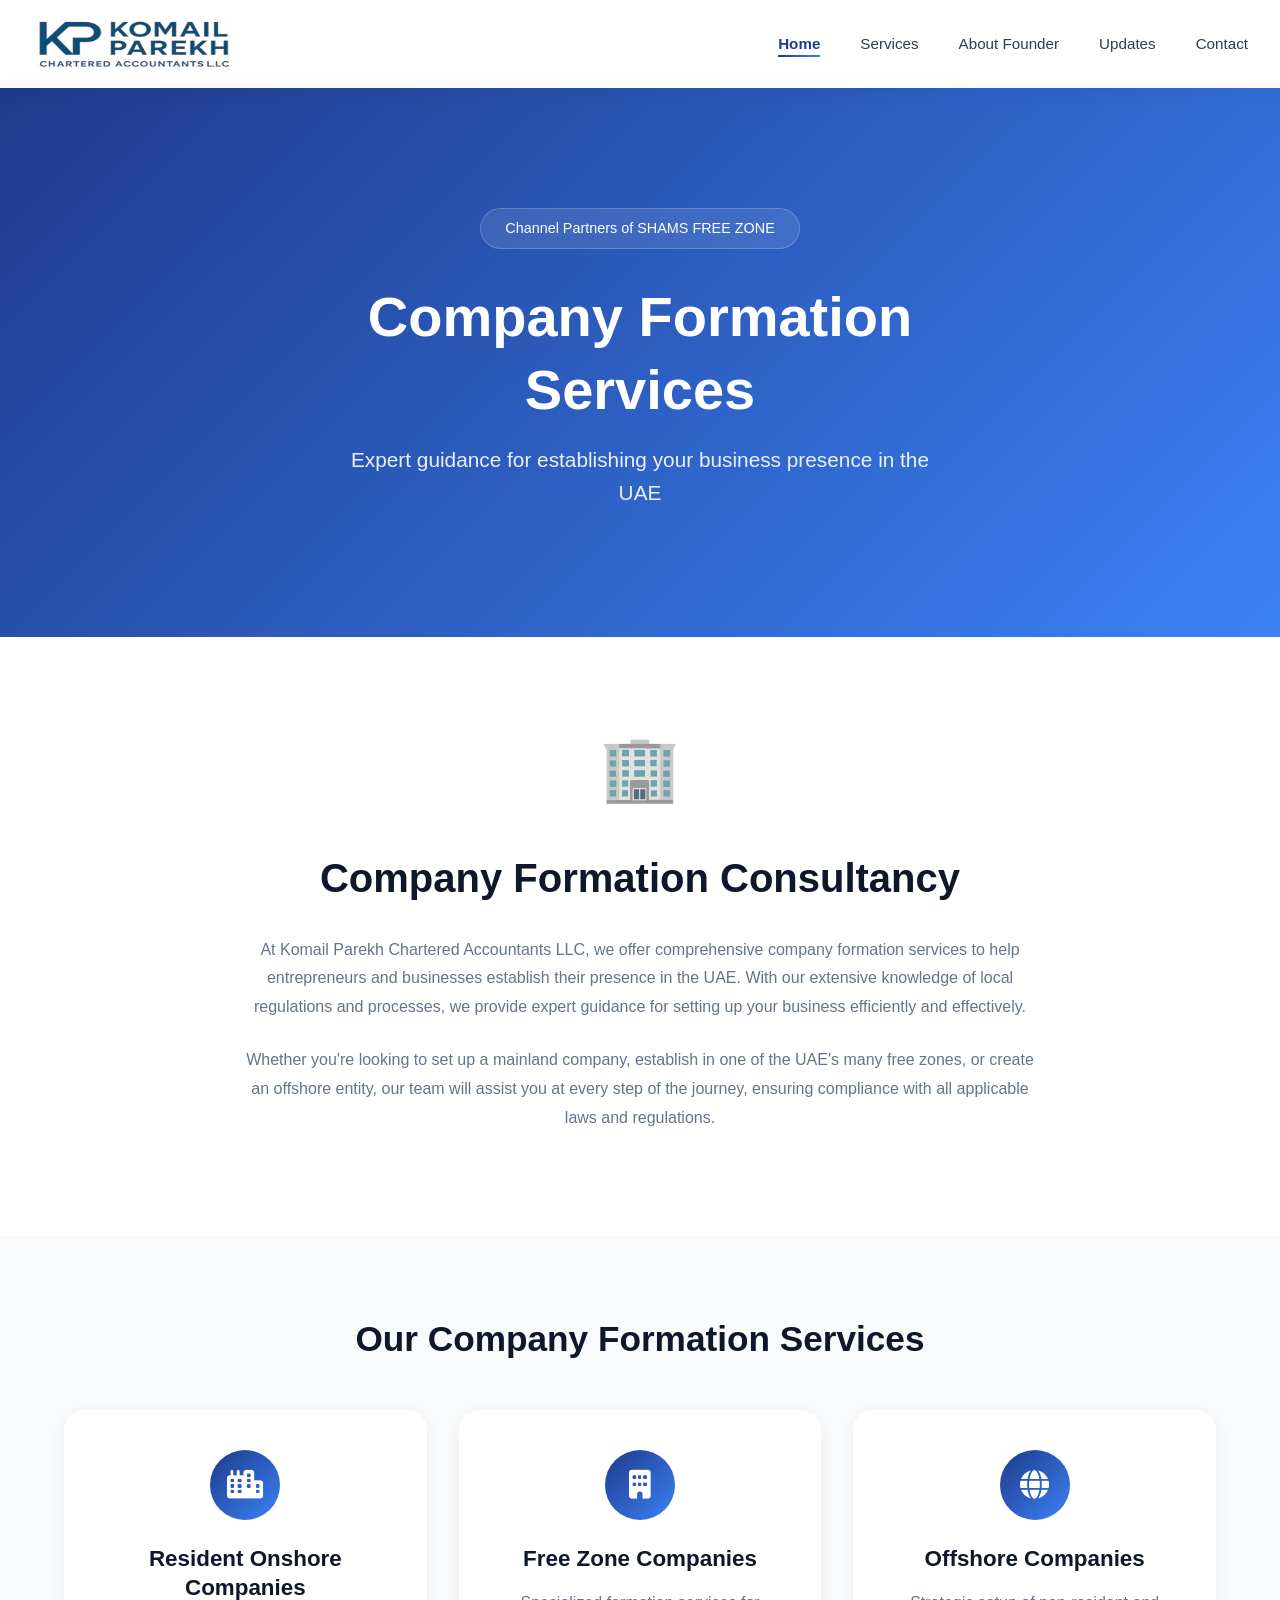
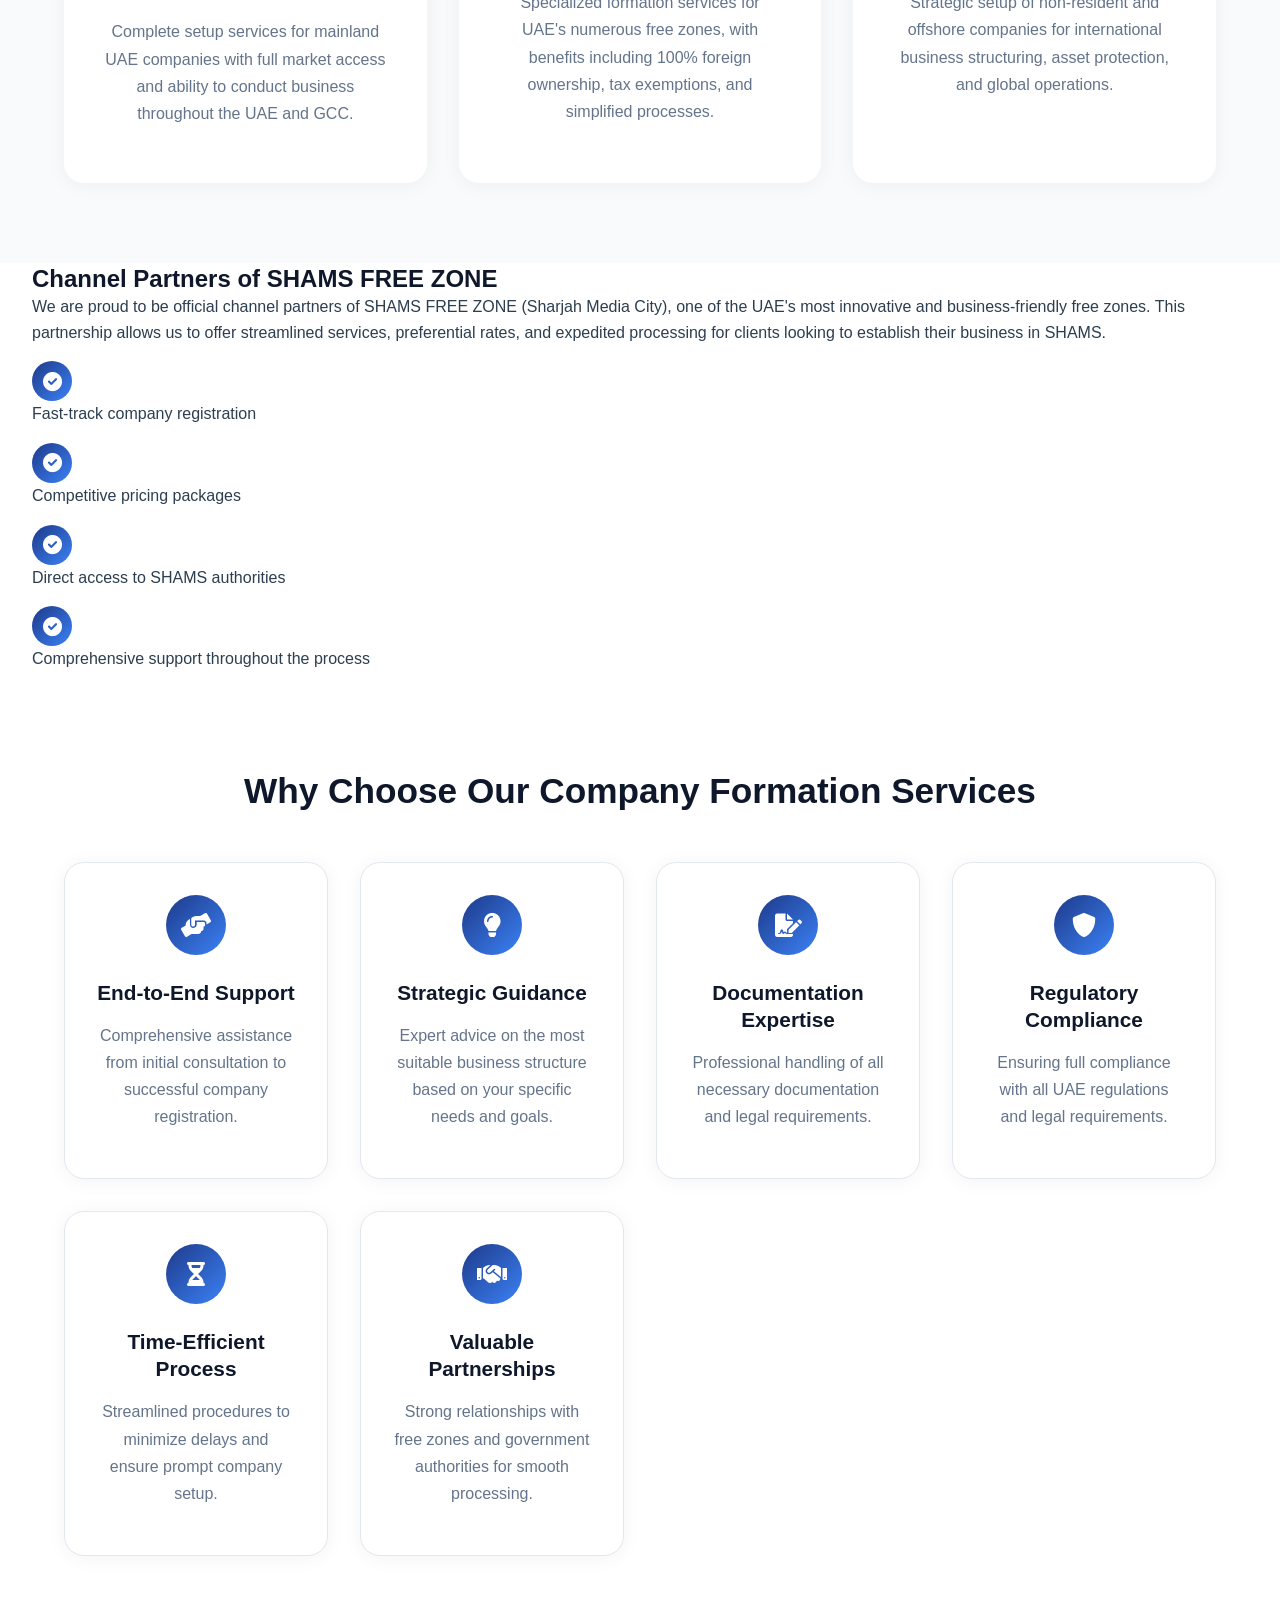
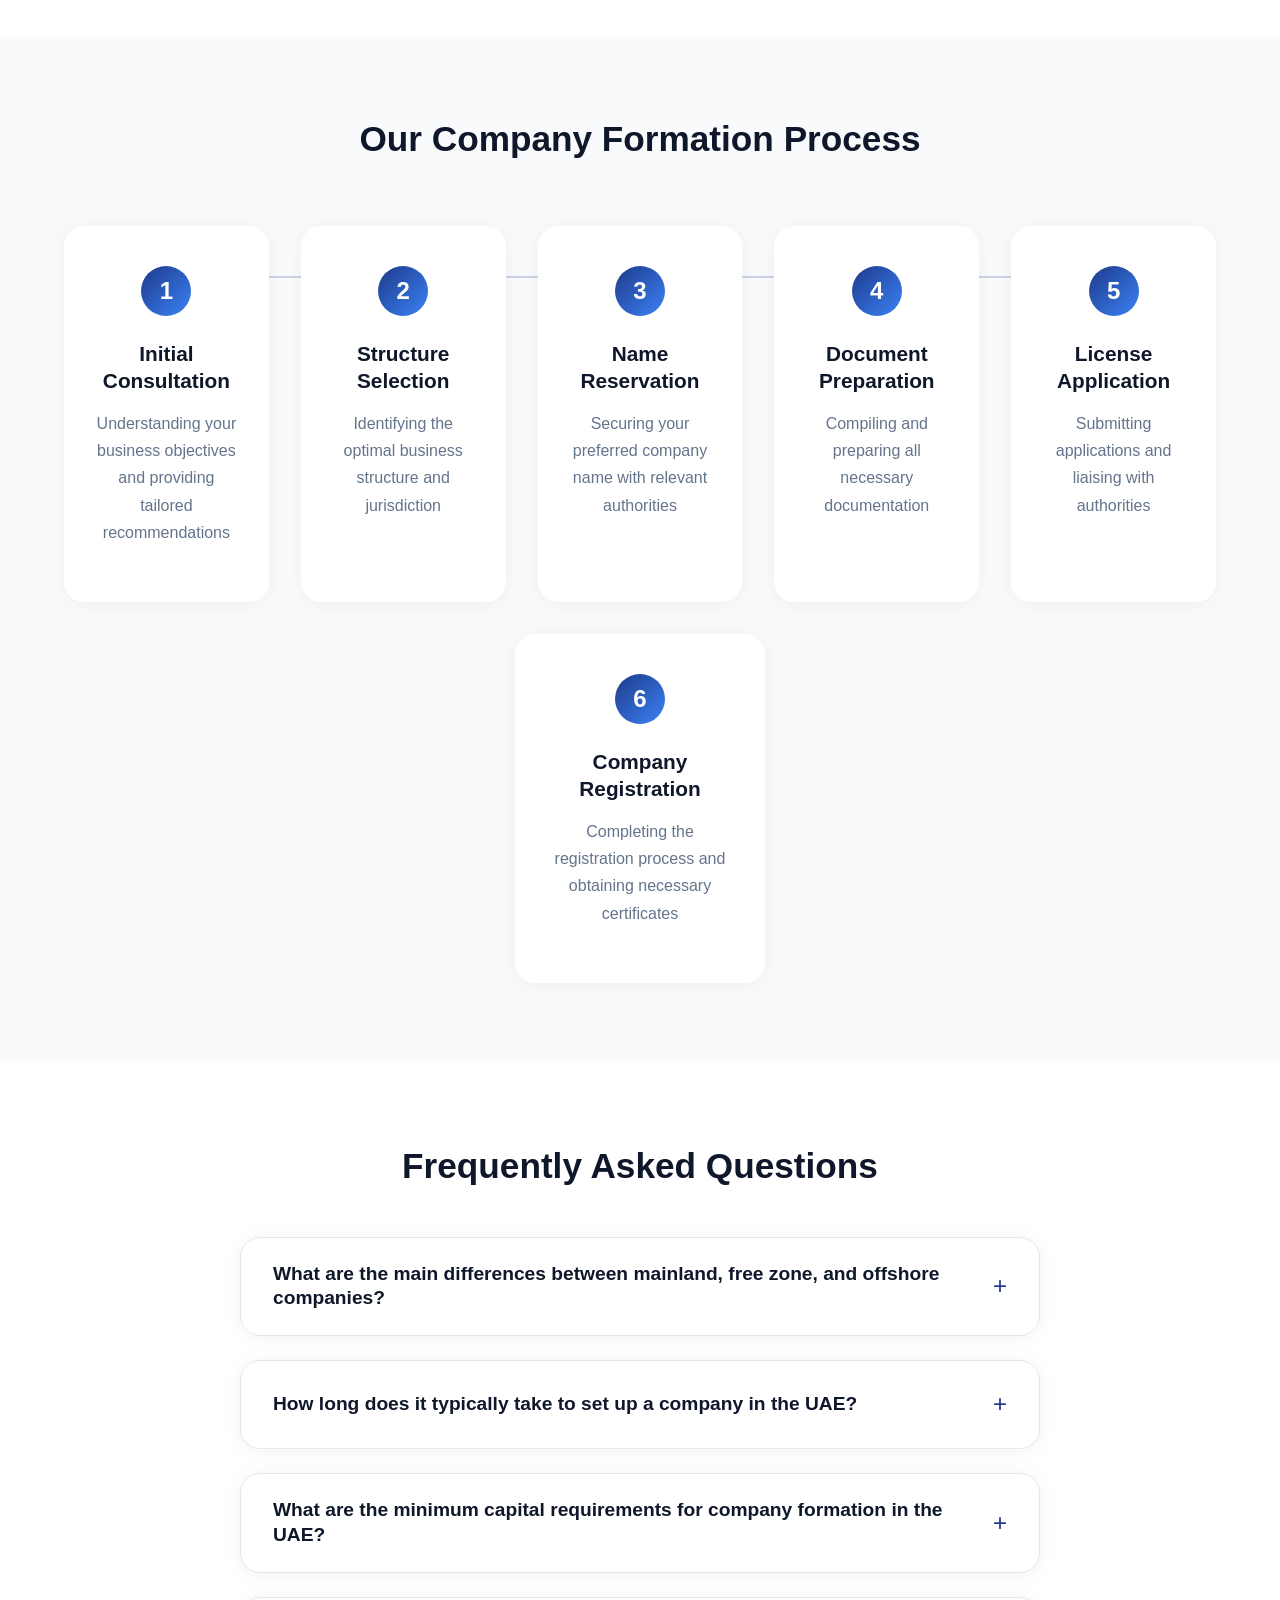
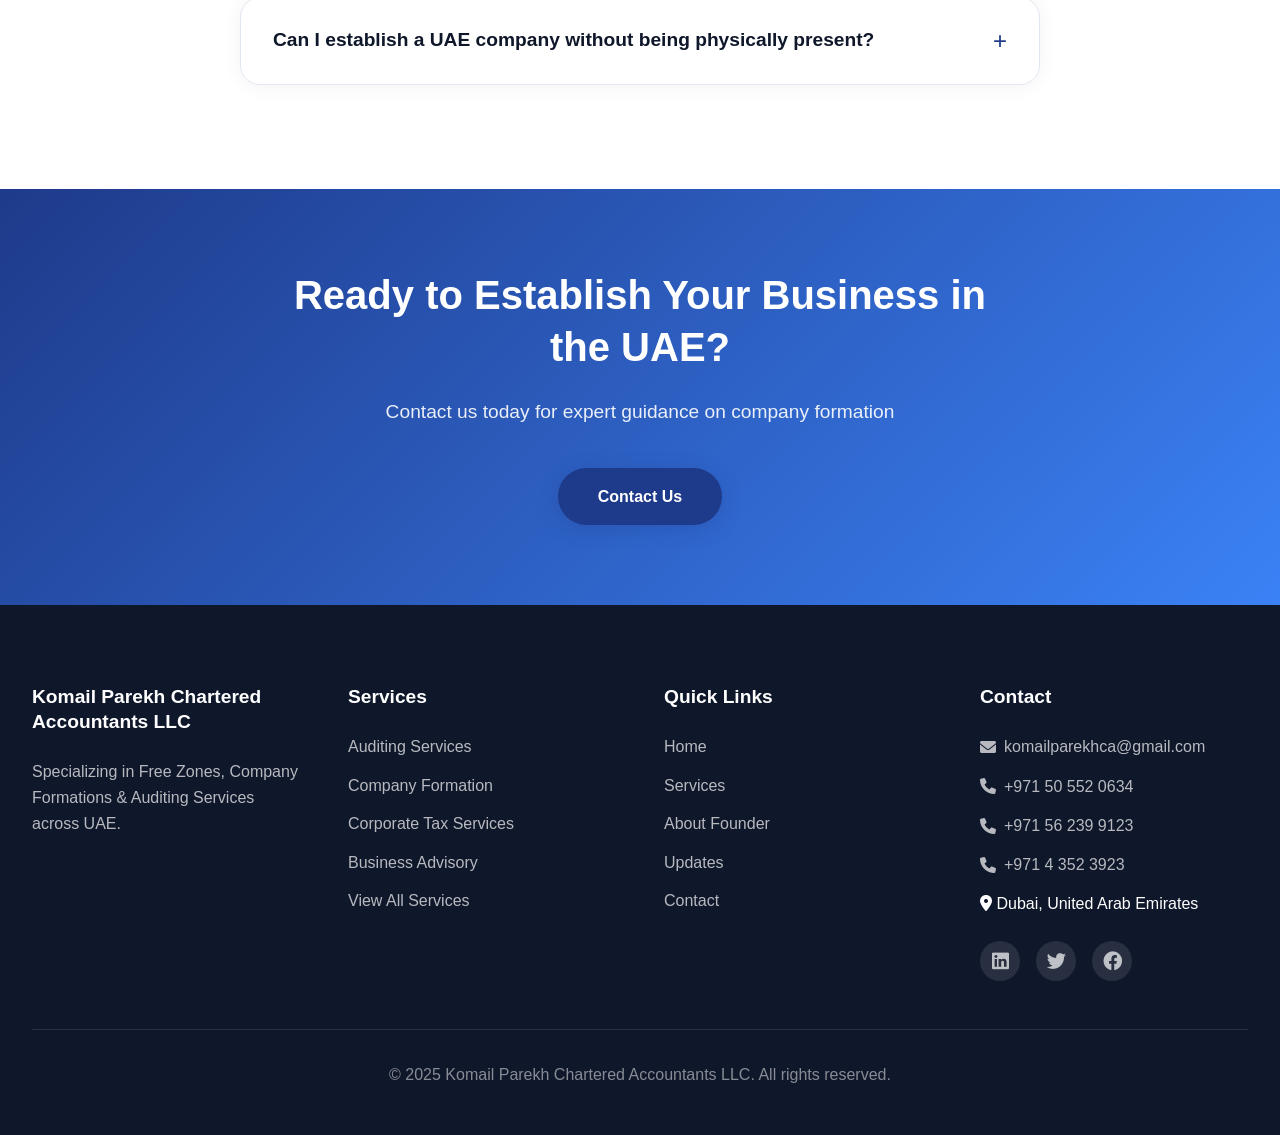
<file: service-company-formation.html>
<!DOCTYPE html>
<html lang="en">
<head>
    <meta charset="UTF-8">
    <meta name="viewport" content="width=device-width, initial-scale=1.0">
    <title>Company Formation Services - Komail Parekh Chartered Accountants LLC</title>
    <link rel="stylesheet" href="css/style.css">
    <link rel="stylesheet" href="https://cdnjs.cloudflare.com/ajax/libs/font-awesome/6.0.0/css/all.min.css">
</head>
<body>
    <!-- Navigation -->
    <nav id="navbar">
    <div class="nav-container">
        <div class="logo">
            <img src="images/logo.png" alt="Komail Parekh Chartered Accountants LLC">
        </div>
        <ul class="nav-links" id="navLinks">
            <li><a href="index.html" class="active">Home</a></li>
            <li><a href="services.html">Services</a></li>
            <li><a href="about.html">About Founder</a></li>
            <li><a href="updates.html">Updates</a></li>
            <li><a href="contact.html">Contact</a></li>
        </ul>
        <div class="hamburger" id="hamburger">
            <div class="bar"></div>
            <div class="bar"></div>
            <div class="bar"></div>
        </div>
    </div>
</nav>

    <!-- Service Header -->
    <header class="service-header">
        <div class="service-header-content">
            <div class="service-badge">Channel Partners of SHAMS FREE ZONE</div>
            <h1>Company Formation Services</h1>
            <p>Expert guidance for establishing your business presence in the UAE</p>
        </div>
    </header>

    <!-- Service Description -->
    <section class="service-description">
        <div class="container">
            <div class="service-content">
                <div class="service-main-icon">🏢</div>
                <h2>Company Formation Consultancy</h2>
                <p>At Komail Parekh Chartered Accountants LLC, we offer comprehensive company formation services to help entrepreneurs and businesses establish their presence in the UAE. With our extensive knowledge of local regulations and processes, we provide expert guidance for setting up your business efficiently and effectively.</p>
                <p>Whether you're looking to set up a mainland company, establish in one of the UAE's many free zones, or create an offshore entity, our team will assist you at every step of the journey, ensuring compliance with all applicable laws and regulations.</p>
            </div>
        </div>
    </section>

    <!-- Service Features -->
    <section class="service-features">
        <div class="container">
            <h2>Our Company Formation Services</h2>
            <div class="features-flex">
                <div class="feature-box">
                    <div class="feature-box-icon">
                        <i class="fas fa-city"></i>
                    </div>
                    <h3>Resident Onshore Companies</h3>
                    <p>Complete setup services for mainland UAE companies with full market access and ability to conduct business throughout the UAE and GCC.</p>
                </div>
                <div class="feature-box">
                    <div class="feature-box-icon">
                        <i class="fas fa-building"></i>
                    </div>
                    <h3>Free Zone Companies</h3>
                    <p>Specialized formation services for UAE's numerous free zones, with benefits including 100% foreign ownership, tax exemptions, and simplified processes.</p>
                </div>
                <div class="feature-box">
                    <div class="feature-box-icon">
                        <i class="fas fa-globe"></i>
                    </div>
                    <h3>Offshore Companies</h3>
                    <p>Strategic setup of non-resident and offshore companies for international business structuring, asset protection, and global operations.</p>
                </div>
            </div>
        </div>
    </section>

    <!-- SHAMS Partnership -->
    <section class="service-highlight">
        <div class="container">
            <div class="highlight-box">
                <h2>Channel Partners of SHAMS FREE ZONE</h2>
                <p>We are proud to be official channel partners of SHAMS FREE ZONE (Sharjah Media City), one of the UAE's most innovative and business-friendly free zones. This partnership allows us to offer streamlined services, preferential rates, and expedited processing for clients looking to establish their business in SHAMS.</p>
                <div class="highlight-features">
                    <div class="highlight-feature">
                        <div class="highlight-icon"><i class="fas fa-check-circle"></i></div>
                        <p>Fast-track company registration</p>
                    </div>
                    <div class="highlight-feature">
                        <div class="highlight-icon"><i class="fas fa-check-circle"></i></div>
                        <p>Competitive pricing packages</p>
                    </div>
                    <div class="highlight-feature">
                        <div class="highlight-icon"><i class="fas fa-check-circle"></i></div>
                        <p>Direct access to SHAMS authorities</p>
                    </div>
                    <div class="highlight-feature">
                        <div class="highlight-icon"><i class="fas fa-check-circle"></i></div>
                        <p>Comprehensive support throughout the process</p>
                    </div>
                </div>
            </div>
        </div>
    </section>

    <!-- Why Choose Us -->
    <section class="service-benefits">
        <div class="container">
            <h2>Why Choose Our Company Formation Services</h2>
            <div class="benefits-grid">
                <div class="benefit-card">
                    <div class="benefit-icon">
                        <i class="fas fa-hands-helping"></i>
                    </div>
                    <h3>End-to-End Support</h3>
                    <p>Comprehensive assistance from initial consultation to successful company registration.</p>
                </div>
                <div class="benefit-card">
                    <div class="benefit-icon">
                        <i class="fas fa-lightbulb"></i>
                    </div>
                    <h3>Strategic Guidance</h3>
                    <p>Expert advice on the most suitable business structure based on your specific needs and goals.</p>
                </div>
                <div class="benefit-card">
                    <div class="benefit-icon">
                        <i class="fas fa-file-signature"></i>
                    </div>
                    <h3>Documentation Expertise</h3>
                    <p>Professional handling of all necessary documentation and legal requirements.</p>
                </div>
                <div class="benefit-card">
                    <div class="benefit-icon">
                        <i class="fas fa-shield-alt"></i>
                    </div>
                    <h3>Regulatory Compliance</h3>
                    <p>Ensuring full compliance with all UAE regulations and legal requirements.</p>
                </div>
                <div class="benefit-card">
                    <div class="benefit-icon">
                        <i class="fas fa-hourglass-half"></i>
                    </div>
                    <h3>Time-Efficient Process</h3>
                    <p>Streamlined procedures to minimize delays and ensure prompt company setup.</p>
                </div>
                <div class="benefit-card">
                    <div class="benefit-icon">
                        <i class="fas fa-handshake"></i>
                    </div>
                    <h3>Valuable Partnerships</h3>
                    <p>Strong relationships with free zones and government authorities for smooth processing.</p>
                </div>
            </div>
        </div>
    </section>

    <!-- Company Formation Process -->
    <section class="service-process">
        <div class="container">
            <h2>Our Company Formation Process</h2>
            <div class="process-timeline">
                <div class="process-step">
                    <div class="process-number">1</div>
                    <h3>Initial Consultation</h3>
                    <p>Understanding your business objectives and providing tailored recommendations</p>
                </div>
                <div class="process-step">
                    <div class="process-number">2</div>
                    <h3>Structure Selection</h3>
                    <p>Identifying the optimal business structure and jurisdiction</p>
                </div>
                <div class="process-step">
                    <div class="process-number">3</div>
                    <h3>Name Reservation</h3>
                    <p>Securing your preferred company name with relevant authorities</p>
                </div>
                <div class="process-step">
                    <div class="process-number">4</div>
                    <h3>Document Preparation</h3>
                    <p>Compiling and preparing all necessary documentation</p>
                </div>
                <div class="process-step">
                    <div class="process-number">5</div>
                    <h3>License Application</h3>
                    <p>Submitting applications and liaising with authorities</p>
                </div>
                <div class="process-step">
                    <div class="process-number">6</div>
                    <h3>Company Registration</h3>
                    <p>Completing the registration process and obtaining necessary certificates</p>
                </div>
            </div>
        </div>
    </section>

    <!-- Frequently Asked Questions -->
    <section class="service-faq">
        <div class="container">
            <h2>Frequently Asked Questions</h2>
            <div class="faq-container">
                <div class="faq-item">
                    <div class="faq-question">
                        <h3>What are the main differences between mainland, free zone, and offshore companies?</h3>
                        <span class="faq-toggle">+</span>
                    </div>
                    <div class="faq-answer">
                        <p>Mainland companies can conduct business throughout the UAE without restrictions but typically require a local sponsor. Free zone companies offer 100% foreign ownership, tax benefits, and simplified procedures but have some restrictions on mainland business activities. Offshore companies are ideal for international operations, asset holding, and tax planning but cannot conduct business within the UAE.</p>
                    </div>
                </div>
                <div class="faq-item">
                    <div class="faq-question">
                        <h3>How long does it typically take to set up a company in the UAE?</h3>
                        <span class="faq-toggle">+</span>
                    </div>
                    <div class="faq-answer">
                        <p>The timeline varies depending on the type of company and jurisdiction. Generally, free zone companies can be established within 1-2 weeks, mainland companies within 2-4 weeks, and offshore companies within 1-3 weeks. However, these timelines can vary based on the complexity of your business and the specific requirements of the jurisdiction.</p>
                    </div>
                </div>
                <div class="faq-item">
                    <div class="faq-question">
                        <h3>What are the minimum capital requirements for company formation in the UAE?</h3>
                        <span class="faq-toggle">+</span>
                    </div>
                    <div class="faq-answer">
                        <p>Capital requirements vary based on the jurisdiction and type of company. Many free zones have minimal or no capital requirements, while mainland companies may require a minimum capital based on the type of license. Offshore companies typically have nominal capital requirements. We can provide specific information based on your chosen business structure and location.</p>
                    </div>
                </div>
                <div class="faq-item">
                    <div class="faq-question">
                        <h3>Can I establish a UAE company without being physically present?</h3>
                        <span class="faq-toggle">+</span>
                    </div>
                    <div class="faq-answer">
                        <p>Yes, in many cases we can handle the entire company formation process without requiring your physical presence in the UAE. Through power of attorney arrangements and digital documentation, we can manage the registration process on your behalf, though some jurisdictions may require signatures on certain documents.</p>
                    </div>
                </div>
            </div>
        </div>
    </section>

    <!-- Contact CTA -->
    <section class="contact-cta">
        <div class="cta-container">
            <h2>Ready to Establish Your Business in the UAE?</h2>
            <p>Contact us today for expert guidance on company formation</p>
            <a href="contact.html" class="btn btn-primary">Contact Us</a>
        </div>
    </section>

    <!-- Footer -->
    <footer>
        <div class="footer-container">
            <div class="footer-section">
                <h3>Komail Parekh Chartered Accountants LLC</h3>
                <p>Specializing in Free Zones, Company Formations & Auditing Services across UAE.</p>
            </div>
            <div class="footer-section">
                <h3>Services</h3>
                <ul>
                    <li><a href="service-audit.html">Auditing Services</a></li>
                    <li><a href="service-company-formation.html">Company Formation</a></li>
                    <li><a href="service-tax.html">Corporate Tax Services</a></li>
                    <li><a href="service-advisory.html">Business Advisory</a></li>
                    <li><a href="services.html">View All Services</a></li>
                </ul>
            </div>
            <div class="footer-section">
                <h3>Quick Links</h3>
                <ul>
                    <li><a href="index.html">Home</a></li>
                    <li><a href="services.html">Services</a></li>
                    <li><a href="about.html">About Founder</a></li>
                    <li><a href="updates.html">Updates</a></li>
                    <li><a href="contact.html">Contact</a></li>
                </ul>
            </div>
            <div class="footer-section">
                <h3>Contact</h3>
                <ul>
                    <li><a href="mailto:info@komailparekh.com"><i class="fas fa-envelope"></i> komailparekhca@gmail.com</a></li>
                    <li><a href="tel:+971"><i class="fas fa-phone"></i> +971 50 552 0634</a></li>
                     <li><a href="tel:+971"><i class="fas fa-phone"></i> +971 56 239 9123</a></li>
                    <li><a href="tel:+971"><i class="fas fa-phone"></i> +971 4 352 3923</a></li>
                    <li><i class="fas fa-map-marker-alt"></i> Dubai, United Arab Emirates</li>
                </ul>
                <div class="social-icons">
                    <a href="#"><i class="fab fa-linkedin"></i></a>
                    <a href="#"><i class="fab fa-twitter"></i></a>
                    <a href="#"><i class="fab fa-facebook"></i></a>
                </div>
            </div>
        </div>
        <div class="footer-bottom">
            <p>&copy; 2025 Komail Parekh Chartered Accountants LLC. All rights reserved.</p>
        </div>
    </footer>

    <script src="js/script.js"></script>
</body>
</html>
</file>
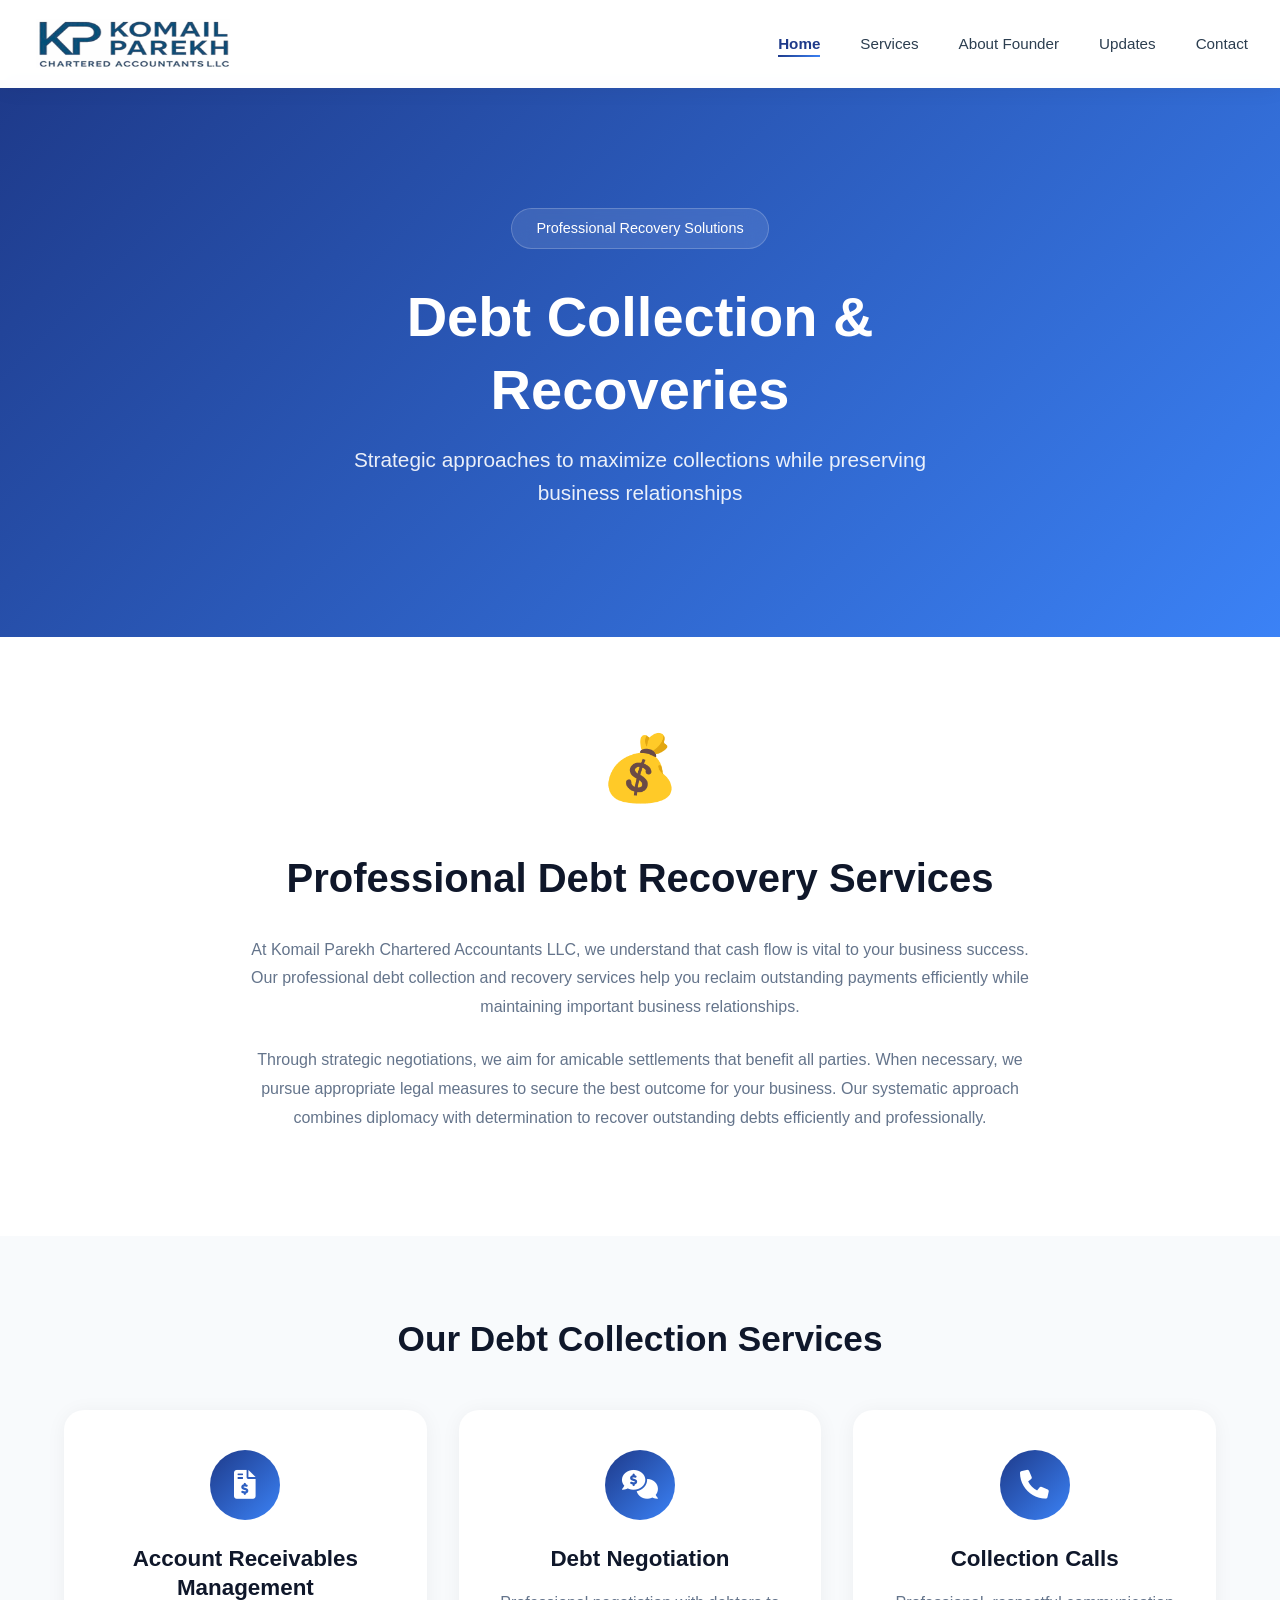
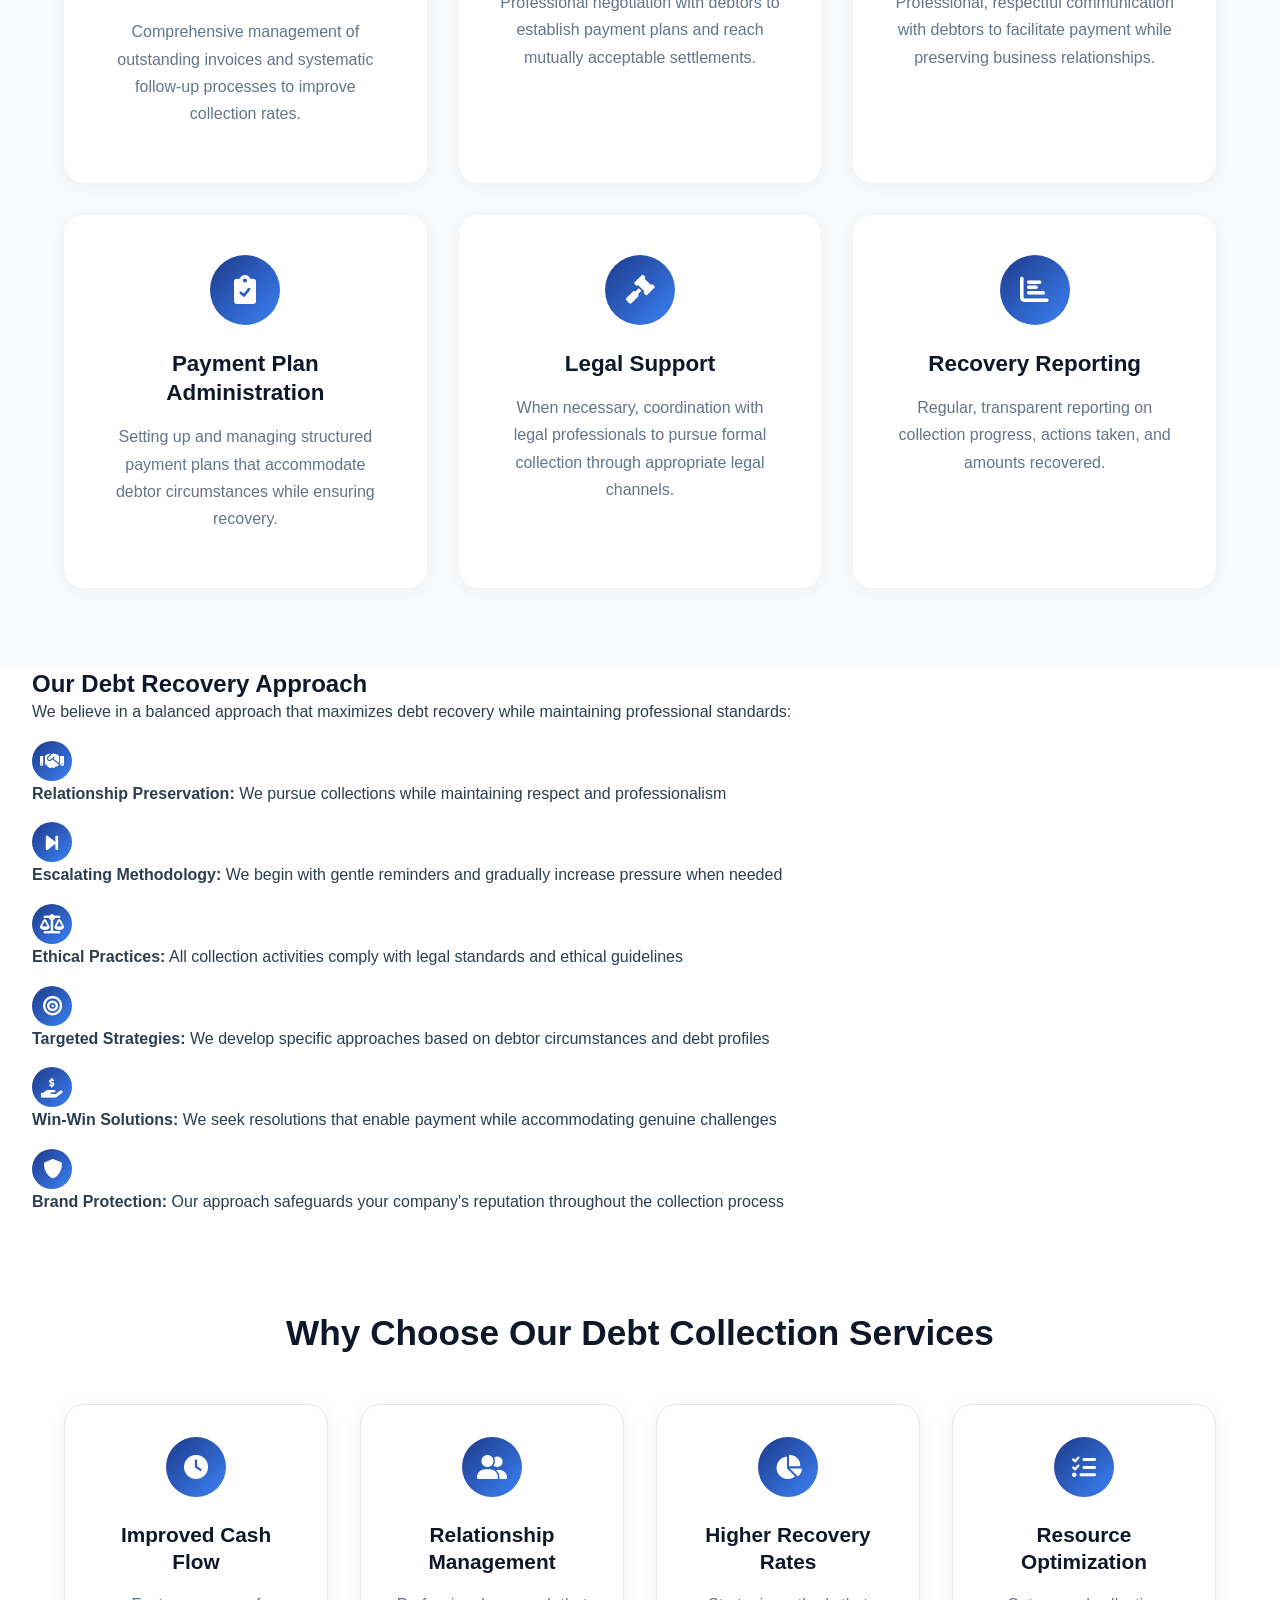
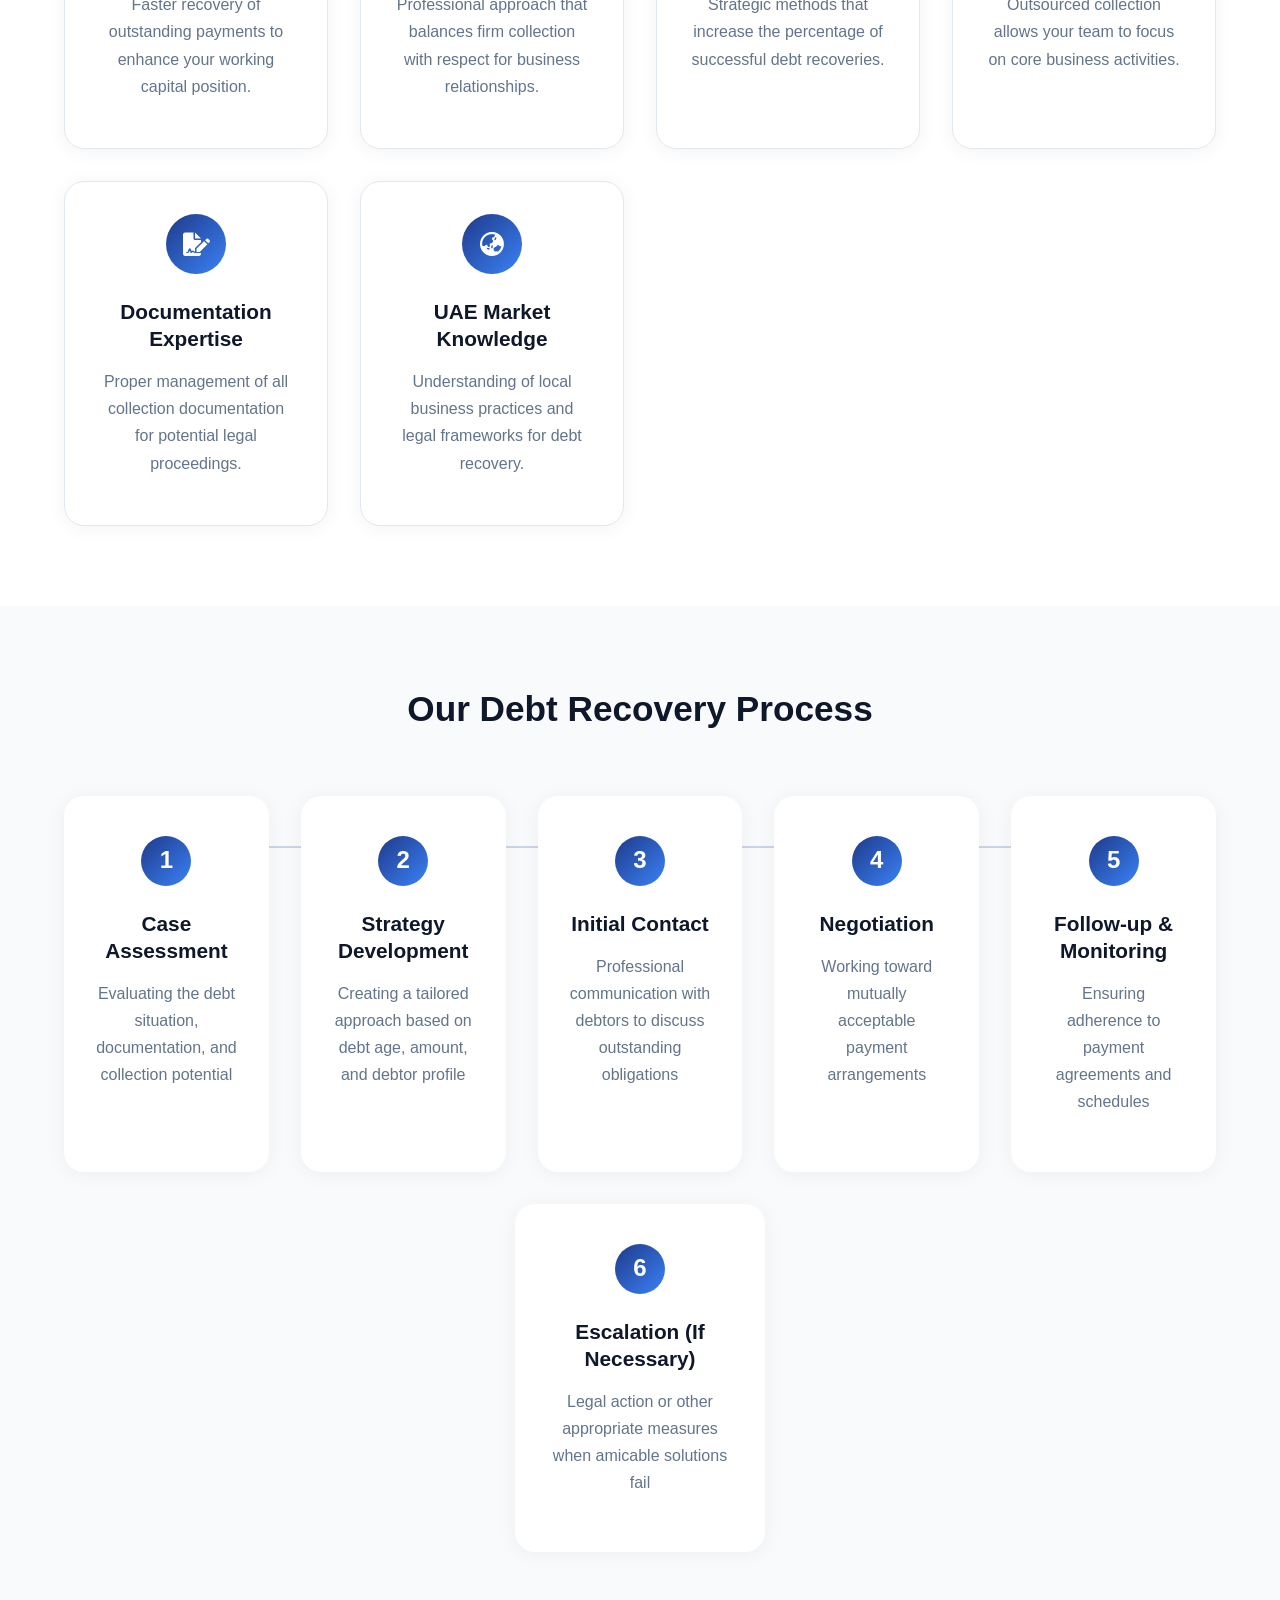
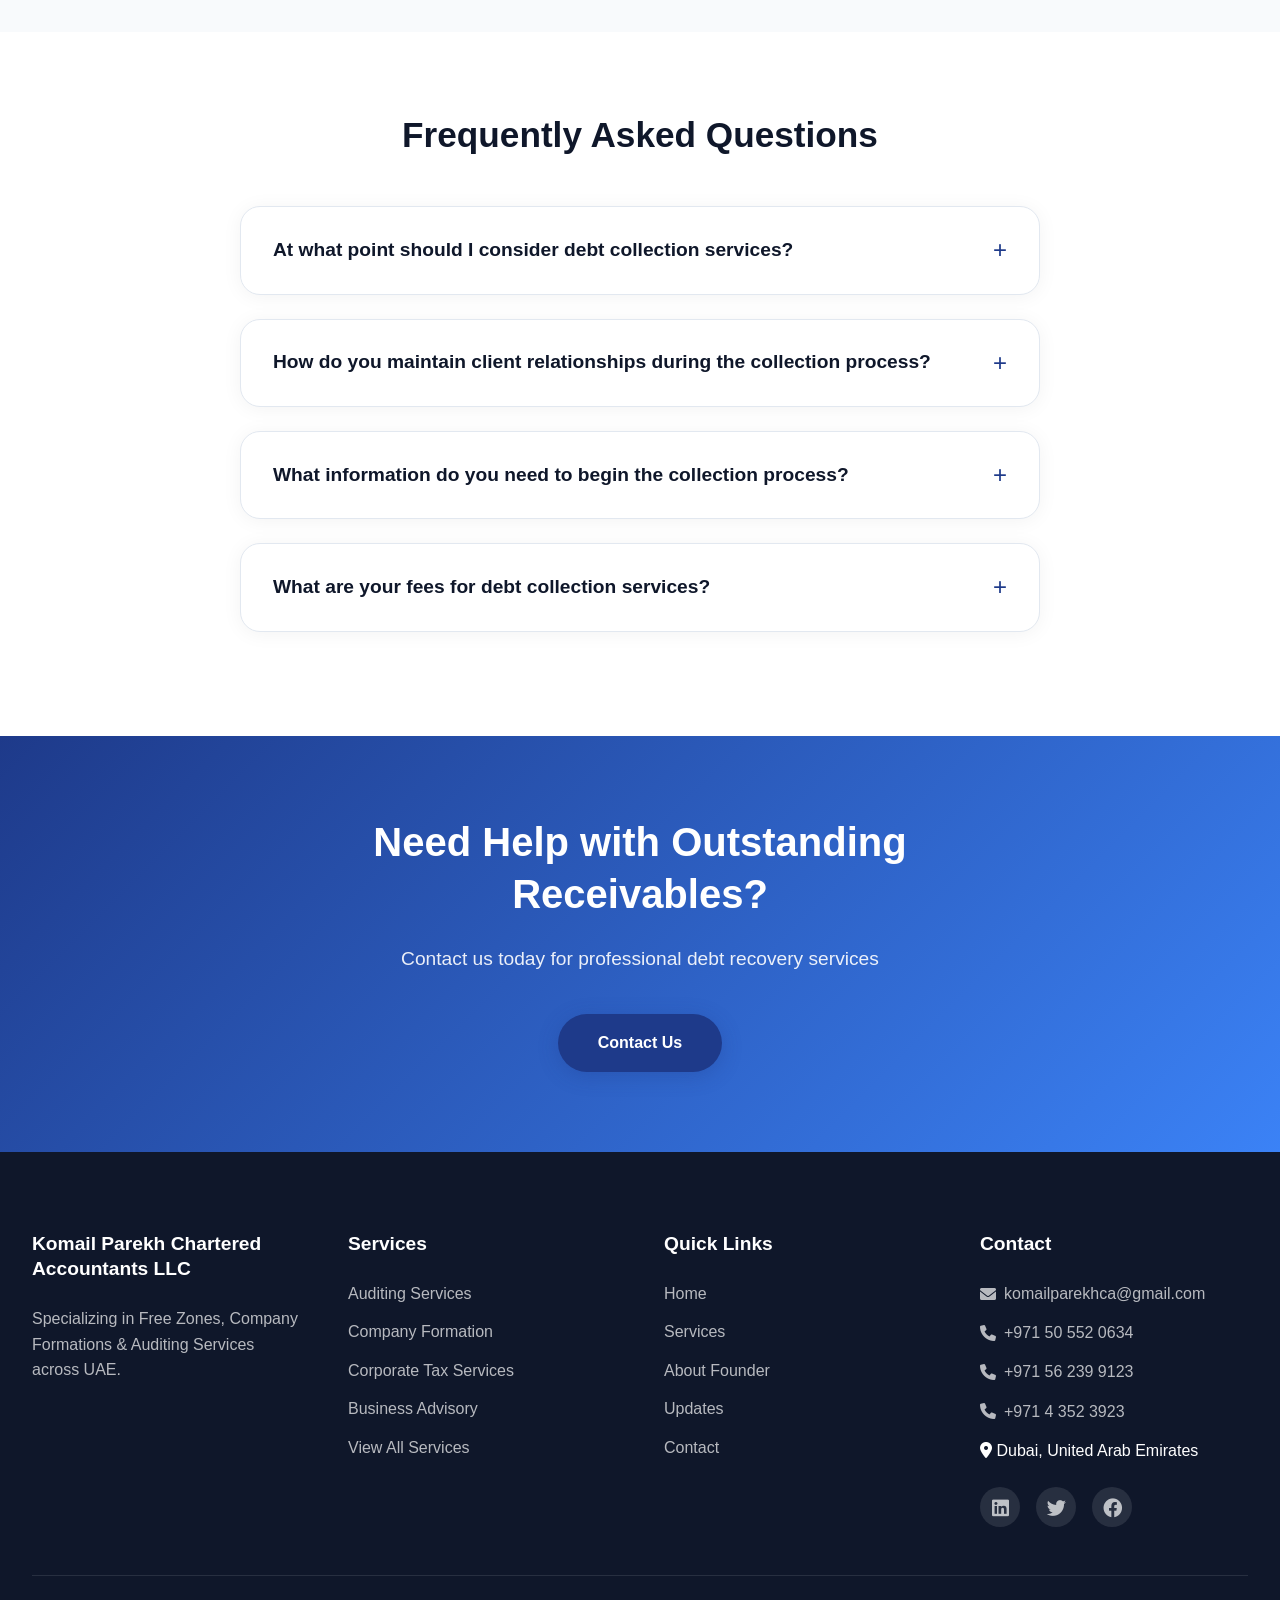
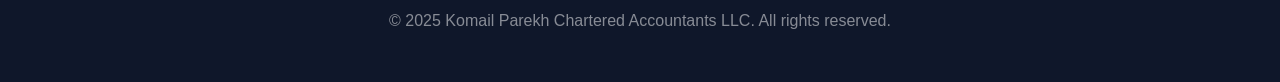
<file: service-debt.html>
<!DOCTYPE html>
<html lang="en">
<head>
    <meta charset="UTF-8">
    <meta name="viewport" content="width=device-width, initial-scale=1.0">
    <title>Debt Collection Services - Komail Parekh Chartered Accountants LLC</title>
    <link rel="stylesheet" href="css/style.css">
    <link rel="stylesheet" href="https://cdnjs.cloudflare.com/ajax/libs/font-awesome/6.0.0/css/all.min.css">
</head>
<body>
    <!-- Navigation -->
     <nav id="navbar">
    <div class="nav-container">
        <div class="logo">
            <img src="images/logo.png" alt="Komail Parekh Chartered Accountants LLC">
        </div>
        <ul class="nav-links" id="navLinks">
            <li><a href="index.html" class="active">Home</a></li>
            <li><a href="services.html">Services</a></li>
            <li><a href="about.html">About Founder</a></li>
            <li><a href="updates.html">Updates</a></li>
            <li><a href="contact.html">Contact</a></li>
        </ul>
        <div class="hamburger" id="hamburger">
            <div class="bar"></div>
            <div class="bar"></div>
            <div class="bar"></div>
        </div>
    </div>
</nav>

    <!-- Service Header -->
    <header class="service-header">
        <div class="service-header-content">
            <div class="service-badge">Professional Recovery Solutions</div>
            <h1>Debt Collection & Recoveries</h1>
            <p>Strategic approaches to maximize collections while preserving business relationships</p>
        </div>
    </header>

    <!-- Service Description -->
    <section class="service-description">
        <div class="container">
            <div class="service-content">
                <div class="service-main-icon">💰</div>
                <h2>Professional Debt Recovery Services</h2>
                <p>At Komail Parekh Chartered Accountants LLC, we understand that cash flow is vital to your business success. Our professional debt collection and recovery services help you reclaim outstanding payments efficiently while maintaining important business relationships.</p>
                <p>Through strategic negotiations, we aim for amicable settlements that benefit all parties. When necessary, we pursue appropriate legal measures to secure the best outcome for your business. Our systematic approach combines diplomacy with determination to recover outstanding debts efficiently and professionally.</p>
            </div>
        </div>
    </section>

    <!-- Service Features -->
    <section class="service-features">
        <div class="container">
            <h2>Our Debt Collection Services</h2>
            <div class="features-flex">
                <div class="feature-box">
                    <div class="feature-box-icon">
                        <i class="fas fa-file-invoice-dollar"></i>
                    </div>
                    <h3>Account Receivables Management</h3>
                    <p>Comprehensive management of outstanding invoices and systematic follow-up processes to improve collection rates.</p>
                </div>
                <div class="feature-box">
                    <div class="feature-box-icon">
                        <i class="fas fa-comments-dollar"></i>
                    </div>
                    <h3>Debt Negotiation</h3>
                    <p>Professional negotiation with debtors to establish payment plans and reach mutually acceptable settlements.</p>
                </div>
                <div class="feature-box">
                    <div class="feature-box-icon">
                        <i class="fas fa-phone"></i>
                    </div>
                    <h3>Collection Calls</h3>
                    <p>Professional, respectful communication with debtors to facilitate payment while preserving business relationships.</p>
                </div>
                <div class="feature-box">
                    <div class="feature-box-icon">
                        <i class="fas fa-clipboard-check"></i>
                    </div>
                    <h3>Payment Plan Administration</h3>
                    <p>Setting up and managing structured payment plans that accommodate debtor circumstances while ensuring recovery.</p>
                </div>
                <div class="feature-box">
                    <div class="feature-box-icon">
                        <i class="fas fa-gavel"></i>
                    </div>
                    <h3>Legal Support</h3>
                    <p>When necessary, coordination with legal professionals to pursue formal collection through appropriate legal channels.</p>
                </div>
                <div class="feature-box">
                    <div class="feature-box-icon">
                        <i class="fas fa-chart-bar"></i>
                    </div>
                    <h3>Recovery Reporting</h3>
                    <p>Regular, transparent reporting on collection progress, actions taken, and amounts recovered.</p>
                </div>
            </div>
        </div>
    </section>

    <!-- Our Approach -->
    <section class="service-highlight">
        <div class="container">
            <div class="highlight-box">
                <h2>Our Debt Recovery Approach</h2>
                <p>We believe in a balanced approach that maximizes debt recovery while maintaining professional standards:</p>
                <div class="highlight-features">
                    <div class="highlight-feature">
                        <div class="highlight-icon"><i class="fas fa-handshake"></i></div>
                        <p><strong>Relationship Preservation:</strong> We pursue collections while maintaining respect and professionalism</p>
                    </div>
                    <div class="highlight-feature">
                        <div class="highlight-icon"><i class="fas fa-step-forward"></i></div>
                        <p><strong>Escalating Methodology:</strong> We begin with gentle reminders and gradually increase pressure when needed</p>
                    </div>
                    <div class="highlight-feature">
                        <div class="highlight-icon"><i class="fas fa-balance-scale"></i></div>
                        <p><strong>Ethical Practices:</strong> All collection activities comply with legal standards and ethical guidelines</p>
                    </div>
                    <div class="highlight-feature">
                        <div class="highlight-icon"><i class="fas fa-bullseye"></i></div>
                        <p><strong>Targeted Strategies:</strong> We develop specific approaches based on debtor circumstances and debt profiles</p>
                    </div>
                    <div class="highlight-feature">
                        <div class="highlight-icon"><i class="fas fa-hand-holding-usd"></i></div>
                        <p><strong>Win-Win Solutions:</strong> We seek resolutions that enable payment while accommodating genuine challenges</p>
                    </div>
                    <div class="highlight-feature">
                        <div class="highlight-icon"><i class="fas fa-shield-alt"></i></div>
                        <p><strong>Brand Protection:</strong> Our approach safeguards your company's reputation throughout the collection process</p>
                    </div>
                </div>
            </div>
        </div>
    </section>

    <!-- Why Choose Us -->
    <section class="service-benefits">
        <div class="container">
            <h2>Why Choose Our Debt Collection Services</h2>
            <div class="benefits-grid">
                <div class="benefit-card">
                    <div class="benefit-icon">
                        <i class="fas fa-clock"></i>
                    </div>
                    <h3>Improved Cash Flow</h3>
                    <p>Faster recovery of outstanding payments to enhance your working capital position.</p>
                </div>
                <div class="benefit-card">
                    <div class="benefit-icon">
                        <i class="fas fa-user-friends"></i>
                    </div>
                    <h3>Relationship Management</h3>
                    <p>Professional approach that balances firm collection with respect for business relationships.</p>
                </div>
                <div class="benefit-card">
                    <div class="benefit-icon">
                        <i class="fas fa-chart-pie"></i>
                    </div>
                    <h3>Higher Recovery Rates</h3>
                    <p>Strategic methods that increase the percentage of successful debt recoveries.</p>
                </div>
                <div class="benefit-card">
                    <div class="benefit-icon">
                        <i class="fas fa-tasks"></i>
                    </div>
                    <h3>Resource Optimization</h3>
                    <p>Outsourced collection allows your team to focus on core business activities.</p>
                </div>
                <div class="benefit-card">
                    <div class="benefit-icon">
                        <i class="fas fa-file-signature"></i>
                    </div>
                    <h3>Documentation Expertise</h3>
                    <p>Proper management of all collection documentation for potential legal proceedings.</p>
                </div>
                <div class="benefit-card">
                    <div class="benefit-icon">
                        <i class="fas fa-globe-asia"></i>
                    </div>
                    <h3>UAE Market Knowledge</h3>
                    <p>Understanding of local business practices and legal frameworks for debt recovery.</p>
                </div>
            </div>
        </div>
    </section>

    <!-- Collection Process -->
    <section class="service-process">
        <div class="container">
            <h2>Our Debt Recovery Process</h2>
            <div class="process-timeline">
                <div class="process-step">
                    <div class="process-number">1</div>
                    <h3>Case Assessment</h3>
                    <p>Evaluating the debt situation, documentation, and collection potential</p>
                </div>
                <div class="process-step">
                    <div class="process-number">2</div>
                    <h3>Strategy Development</h3>
                    <p>Creating a tailored approach based on debt age, amount, and debtor profile</p>
                </div>
                <div class="process-step">
                    <div class="process-number">3</div>
                    <h3>Initial Contact</h3>
                    <p>Professional communication with debtors to discuss outstanding obligations</p>
                </div>
                <div class="process-step">
                    <div class="process-number">4</div>
                    <h3>Negotiation</h3>
                    <p>Working toward mutually acceptable payment arrangements</p>
                </div>
                <div class="process-step">
                    <div class="process-number">5</div>
                    <h3>Follow-up & Monitoring</h3>
                    <p>Ensuring adherence to payment agreements and schedules</p>
                </div>
                <div class="process-step">
                    <div class="process-number">6</div>
                    <h3>Escalation (If Necessary)</h3>
                    <p>Legal action or other appropriate measures when amicable solutions fail</p>
                </div>
            </div>
        </div>
    </section>

    <!-- Frequently Asked Questions -->
    <section class="service-faq">
        <div class="container">
            <h2>Frequently Asked Questions</h2>
            <div class="faq-container">
                <div class="faq-item">
                    <div class="faq-question">
                        <h3>At what point should I consider debt collection services?</h3>
                        <span class="faq-toggle">+</span>
                    </div>
                    <div class="faq-answer">
                        <p>While there's no one-size-fits-all answer, it's generally advisable to consider professional debt collection services when invoices remain unpaid 60-90 days beyond their due date, especially after your internal collection efforts have been exhausted. Early intervention often yields better results, so don't wait too long to address significant outstanding receivables. We can help assess your specific situation and recommend the best timing for intervention.</p>
                    </div>
                </div>
                <div class="faq-item">
                    <div class="faq-question">
                        <h3>How do you maintain client relationships during the collection process?</h3>
                        <span class="faq-toggle">+</span>
                    </div>
                    <div class="faq-answer">
                        <p>We employ a professional, respectful approach that emphasizes problem-solving rather than confrontation. Our communications are always professional, and we aim to understand the debtor's circumstances while still advocating for our client's interests. We focus on finding solutions that allow debtors to meet their obligations without burning bridges. This balanced approach often preserves business relationships while still achieving successful recovery outcomes.</p>
                    </div>
                </div>
                <div class="faq-item">
                    <div class="faq-question">
                        <h3>What information do you need to begin the collection process?</h3>
                        <span class="faq-toggle">+</span>
                    </div>
                    <div class="faq-answer">
                        <p>To initiate the collection process effectively, we typically require copies of invoices, contracts or agreements, proof of delivery or service completion, records of any payments made, documentation of previous collection attempts, contact information for the debtor, and any relevant correspondence history. The more complete the documentation you can provide, the more effective our collection efforts will be. We'll guide you through the specific requirements for your situation.</p>
                    </div>
                </div>
                <div class="faq-item">
                    <div class="faq-question">
                        <h3>What are your fees for debt collection services?</h3>
                        <span class="faq-toggle">+</span>
                    </div>
                    <div class="faq-answer">
                        <p>Our fee structure typically operates on a contingency basis, meaning we receive a percentage of the amount successfully collected. This percentage varies based on factors such as the age of the debt, amount outstanding, and complexity of the case. We may also offer fixed fee arrangements for certain situations. We're transparent about our pricing structure and will clearly explain all fees before beginning any collection activities. This alignment of interests ensures we're motivated to maximize your recovery.</p>
                    </div>
                </div>
            </div>
        </div>
    </section>

    <!-- Contact CTA -->
    <section class="contact-cta">
        <div class="cta-container">
            <h2>Need Help with Outstanding Receivables?</h2>
            <p>Contact us today for professional debt recovery services</p>
            <a href="contact.html" class="btn btn-primary">Contact Us</a>
        </div>
    </section>

    <!-- Footer -->
    <footer>
        <div class="footer-container">
            <div class="footer-section">
                <h3>Komail Parekh Chartered Accountants LLC</h3>
                <p>Specializing in Free Zones, Company Formations & Auditing Services across UAE.</p>
            </div>
            <div class="footer-section">
                <h3>Services</h3>
                <ul>
                    <li><a href="service-audit.html">Auditing Services</a></li>
                    <li><a href="service-company-formation.html">Company Formation</a></li>
                    <li><a href="service-tax.html">Corporate Tax Services</a></li>
                    <li><a href="service-advisory.html">Business Advisory</a></li>
                    <li><a href="services.html">View All Services</a></li>
                </ul>
            </div>
            <div class="footer-section">
                <h3>Quick Links</h3>
                <ul>
                    <li><a href="index.html">Home</a></li>
                    <li><a href="services.html">Services</a></li>
                    <li><a href="about.html">About Founder</a></li>
                    <li><a href="updates.html">Updates</a></li>
                    <li><a href="contact.html">Contact</a></li>
                </ul>
            </div>
            <div class="footer-section">
                <h3>Contact</h3>
                <ul>
                 <li><a href="mailto:info@komailparekh.com"><i class="fas fa-envelope"></i> komailparekhca@gmail.com</a></li>
                    <li><a href="tel:+971"><i class="fas fa-phone"></i> +971 50 552 0634</a></li>
                     <li><a href="tel:+971"><i class="fas fa-phone"></i> +971 56 239 9123</a></li>
                    <li><a href="tel:+971"><i class="fas fa-phone"></i> +971 4 352 3923</a></li>
                    <li><i class="fas fa-map-marker-alt"></i> Dubai, United Arab Emirates</li>
                </ul>
                <div class="social-icons">
                    <a href="#"><i class="fab fa-linkedin"></i></a>
                    <a href="#"><i class="fab fa-twitter"></i></a>
                    <a href="#"><i class="fab fa-facebook"></i></a>
                </div>
            </div>
        </div>
        <div class="footer-bottom">
            <p>&copy; 2025 Komail Parekh Chartered Accountants LLC. All rights reserved.</p>
        </div>
    </footer>

    <script src="js/script.js"></script>
</body>

</html>
</file>
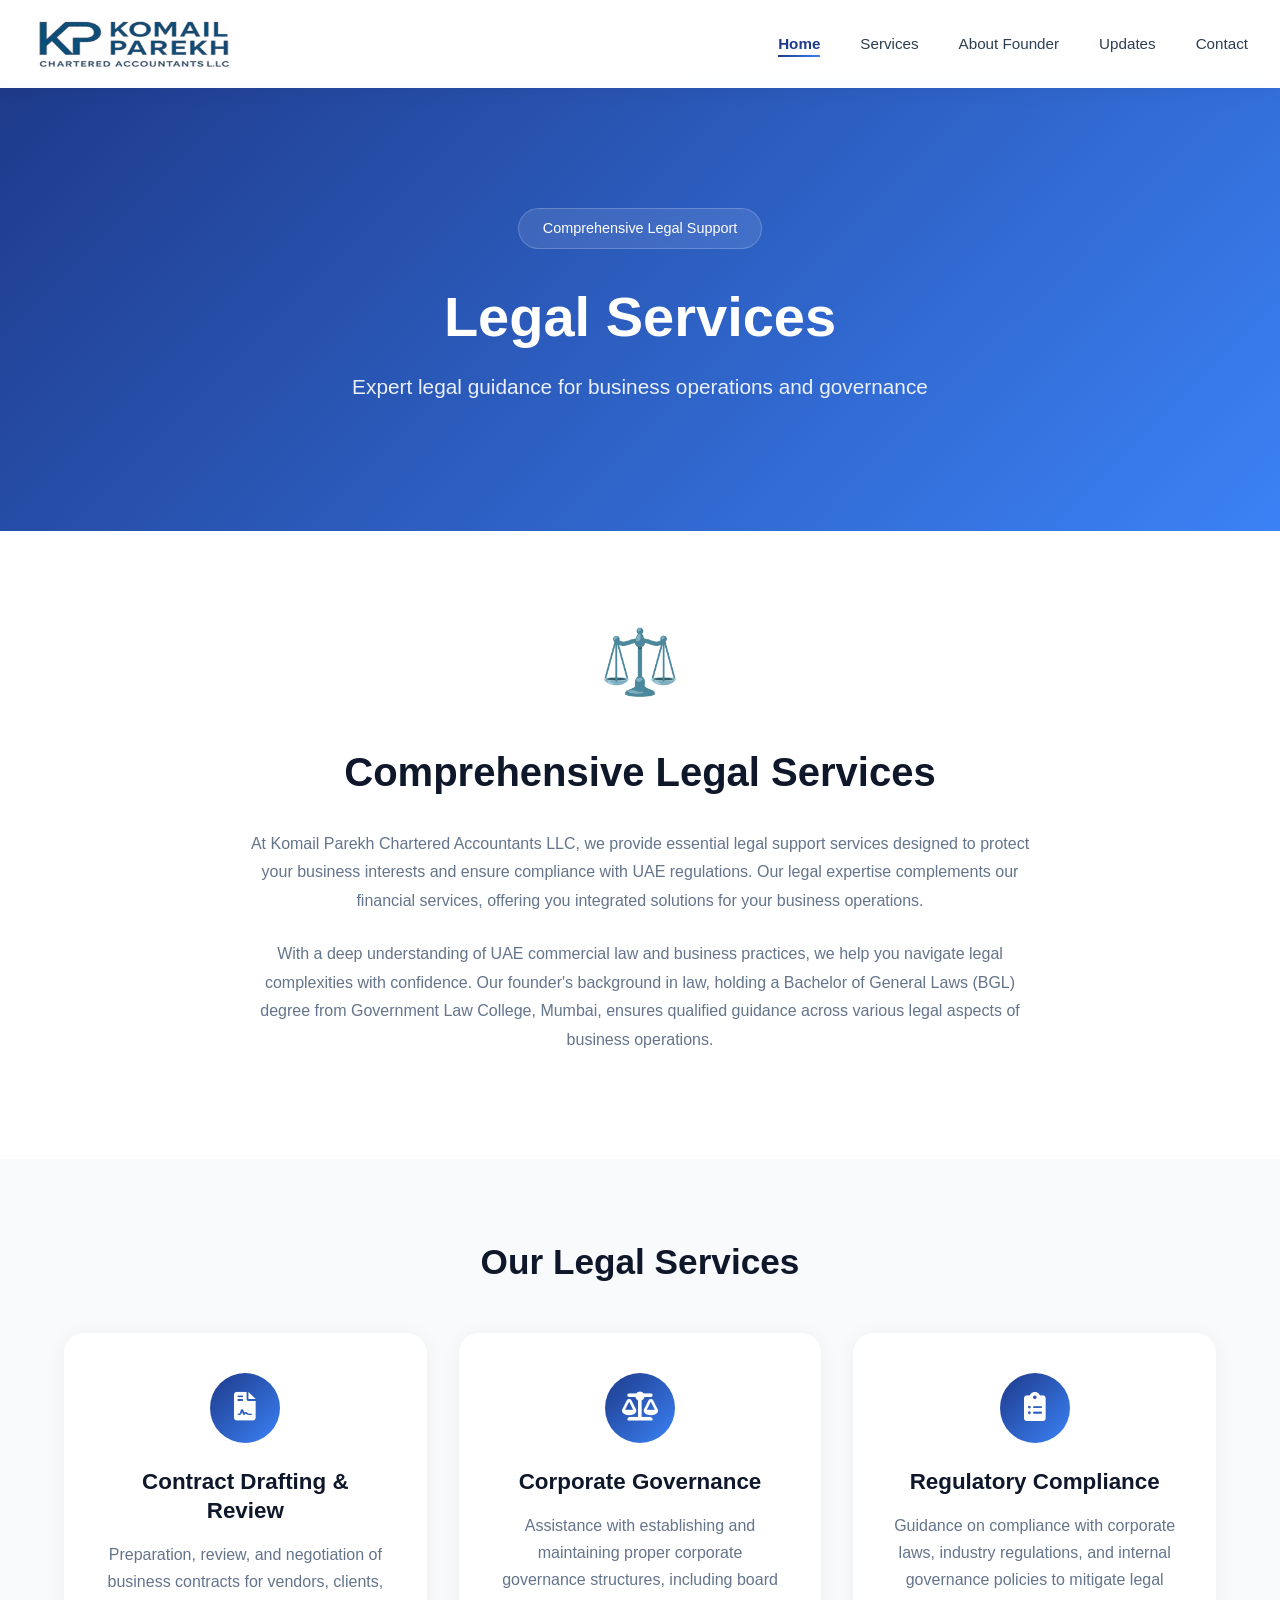
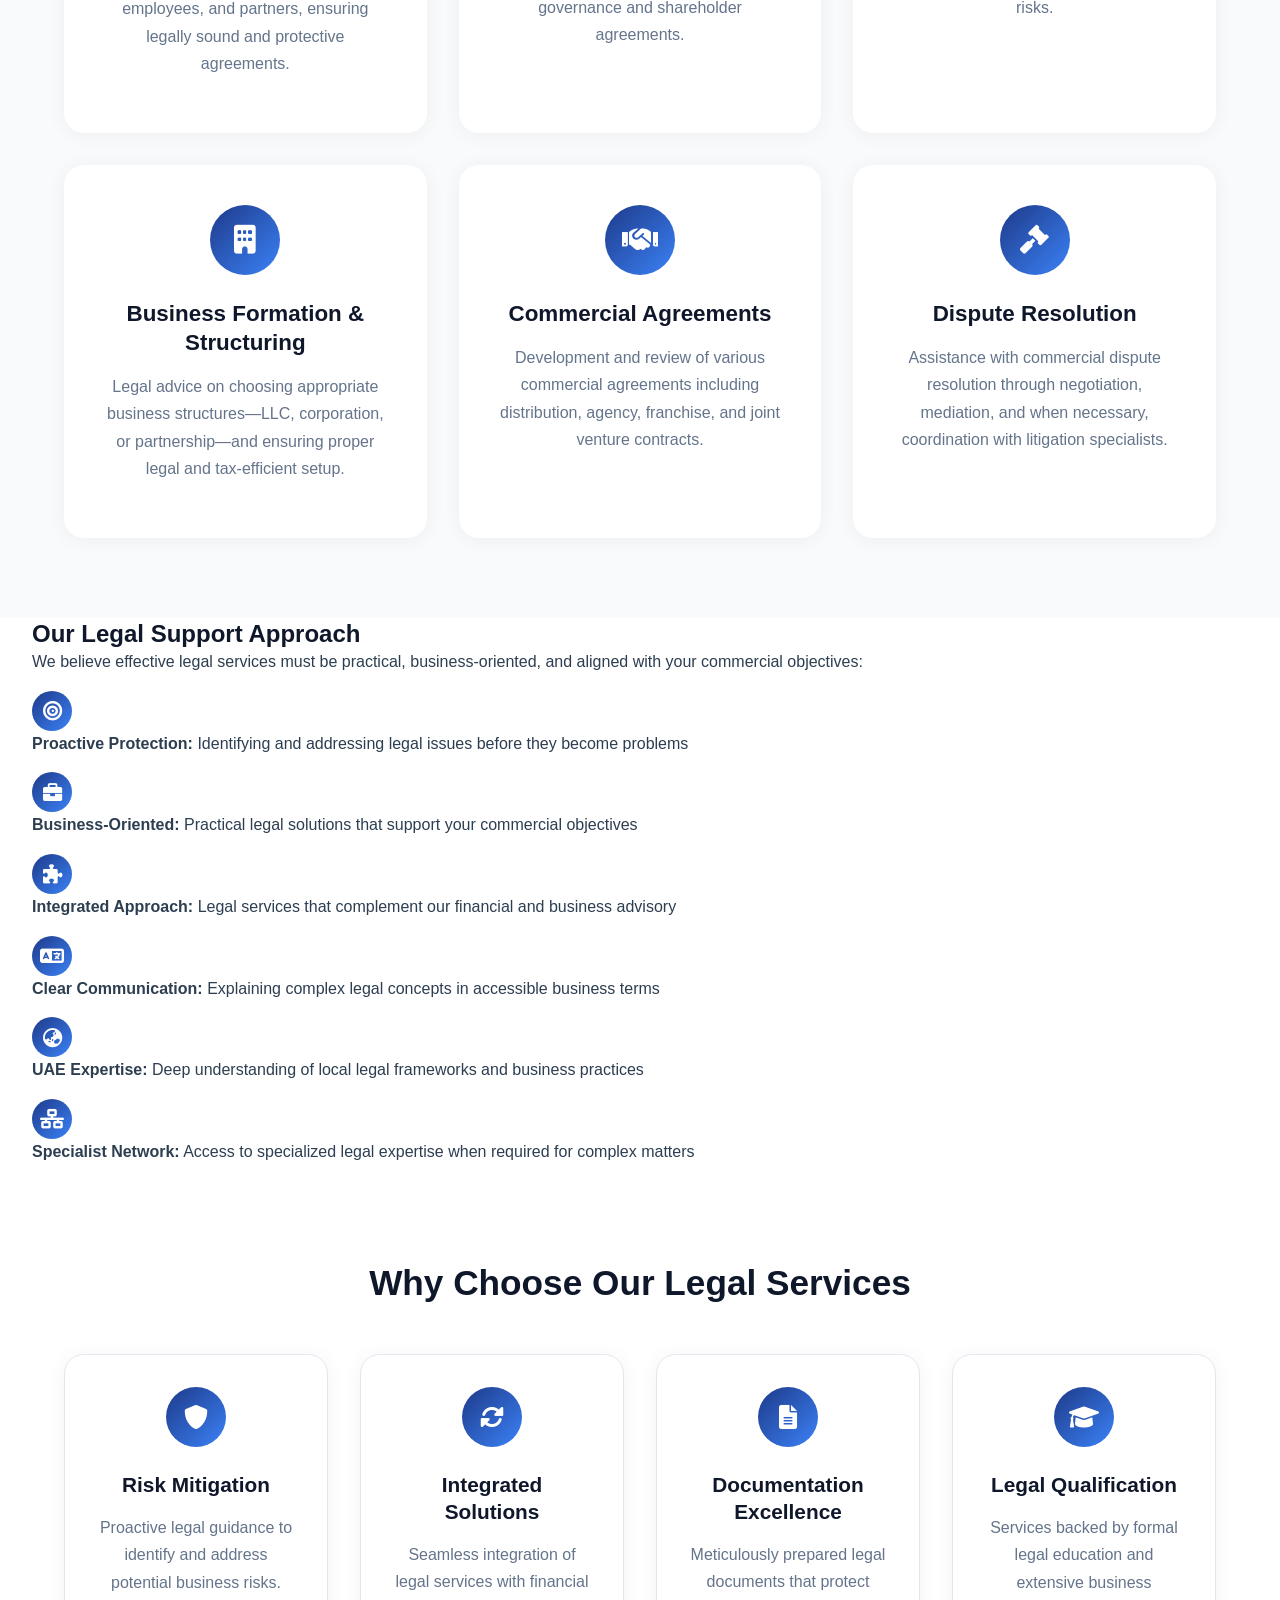
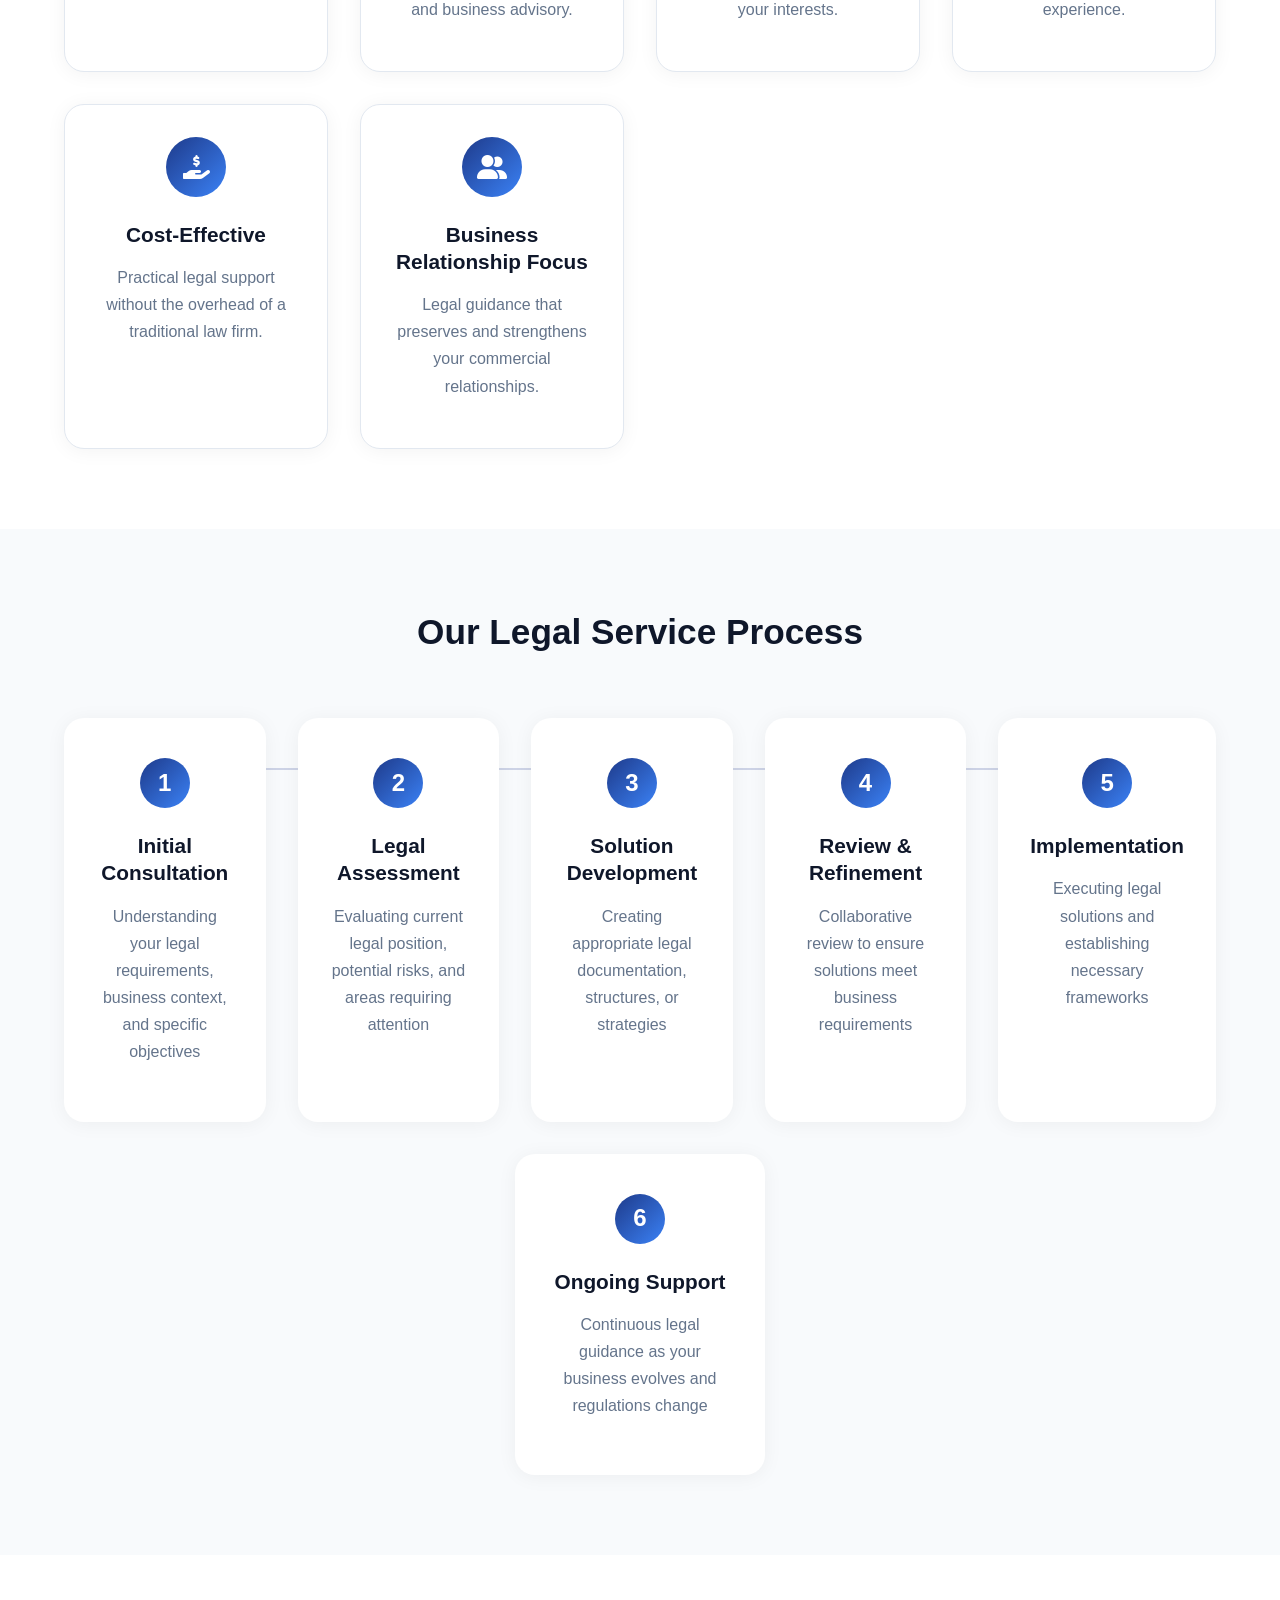
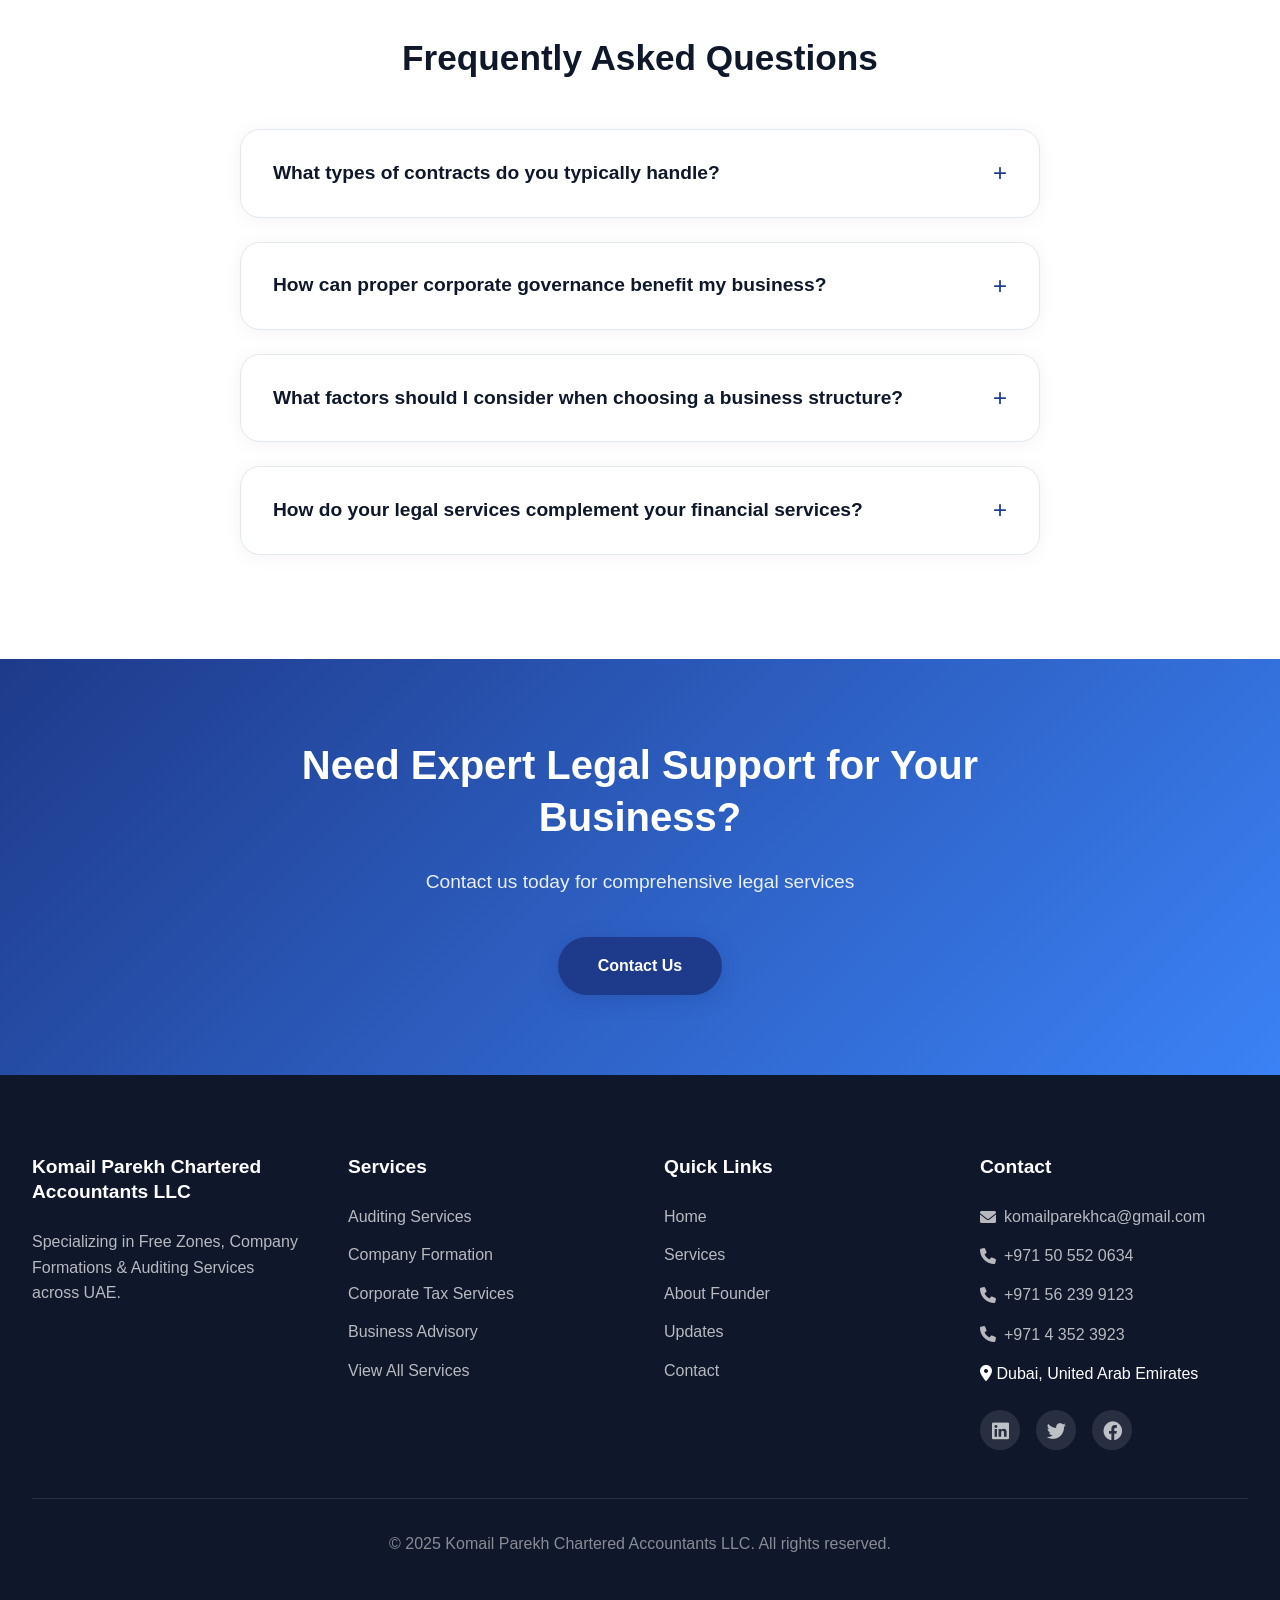
<file: service-legal.html>
<!DOCTYPE html>
<html lang="en">
<head>
    <meta charset="UTF-8">
    <meta name="viewport" content="width=device-width, initial-scale=1.0">
    <title>Legal Services - Komail Parekh Chartered Accountants LLC</title>
    <link rel="stylesheet" href="css/style.css">
    <link rel="stylesheet" href="https://cdnjs.cloudflare.com/ajax/libs/font-awesome/6.0.0/css/all.min.css">
</head>
<body>
    <!-- Navigation -->
   <nav id="navbar">
    <div class="nav-container">
        <div class="logo">
            <img src="images/logo.png" alt="Komail Parekh Chartered Accountants LLC">
        </div>
        <ul class="nav-links" id="navLinks">
            <li><a href="index.html" class="active">Home</a></li>
            <li><a href="services.html">Services</a></li>
            <li><a href="about.html">About Founder</a></li>
            <li><a href="updates.html">Updates</a></li>
            <li><a href="contact.html">Contact</a></li>
        </ul>
        <div class="hamburger" id="hamburger">
            <div class="bar"></div>
            <div class="bar"></div>
            <div class="bar"></div>
        </div>
    </div>
</nav>
    <!-- Service Header -->
    <header class="service-header">
        <div class="service-header-content">
            <div class="service-badge">Comprehensive Legal Support</div>
            <h1>Legal Services</h1>
            <p>Expert legal guidance for business operations and governance</p>
        </div>
    </header>

    <!-- Service Description -->
    <section class="service-description">
        <div class="container">
            <div class="service-content">
                <div class="service-main-icon">⚖️</div>
                <h2>Comprehensive Legal Services</h2>
                <p>At Komail Parekh Chartered Accountants LLC, we provide essential legal support services designed to protect your business interests and ensure compliance with UAE regulations. Our legal expertise complements our financial services, offering you integrated solutions for your business operations.</p>
                <p>With a deep understanding of UAE commercial law and business practices, we help you navigate legal complexities with confidence. Our founder's background in law, holding a Bachelor of General Laws (BGL) degree from Government Law College, Mumbai, ensures qualified guidance across various legal aspects of business operations.</p>
            </div>
        </div>
    </section>

    <!-- Service Features -->
    <section class="service-features">
        <div class="container">
            <h2>Our Legal Services</h2>
            <div class="features-flex">
                <div class="feature-box">
                    <div class="feature-box-icon">
                        <i class="fas fa-file-contract"></i>
                    </div>
                    <h3>Contract Drafting & Review</h3>
                    <p>Preparation, review, and negotiation of business contracts for vendors, clients, employees, and partners, ensuring legally sound and protective agreements.</p>
                </div>
                <div class="feature-box">
                    <div class="feature-box-icon">
                        <i class="fas fa-balance-scale"></i>
                    </div>
                    <h3>Corporate Governance</h3>
                    <p>Assistance with establishing and maintaining proper corporate governance structures, including board governance and shareholder agreements.</p>
                </div>
                <div class="feature-box">
                    <div class="feature-box-icon">
                        <i class="fas fa-clipboard-list"></i>
                    </div>
                    <h3>Regulatory Compliance</h3>
                    <p>Guidance on compliance with corporate laws, industry regulations, and internal governance policies to mitigate legal risks.</p>
                </div>
                <div class="feature-box">
                    <div class="feature-box-icon">
                        <i class="fas fa-building"></i>
                    </div>
                    <h3>Business Formation & Structuring</h3>
                    <p>Legal advice on choosing appropriate business structures—LLC, corporation, or partnership—and ensuring proper legal and tax-efficient setup.</p>
                </div>
                <div class="feature-box">
                    <div class="feature-box-icon">
                        <i class="fas fa-handshake"></i>
                    </div>
                    <h3>Commercial Agreements</h3>
                    <p>Development and review of various commercial agreements including distribution, agency, franchise, and joint venture contracts.</p>
                </div>
                <div class="feature-box">
                    <div class="feature-box-icon">
                        <i class="fas fa-gavel"></i>
                    </div>
                    <h3>Dispute Resolution</h3>
                    <p>Assistance with commercial dispute resolution through negotiation, mediation, and when necessary, coordination with litigation specialists.</p>
                </div>
            </div>
        </div>
    </section>

    <!-- Legal Support Approach -->
    <section class="service-highlight">
        <div class="container">
            <div class="highlight-box">
                <h2>Our Legal Support Approach</h2>
                <p>We believe effective legal services must be practical, business-oriented, and aligned with your commercial objectives:</p>
                <div class="highlight-features">
                    <div class="highlight-feature">
                        <div class="highlight-icon"><i class="fas fa-bullseye"></i></div>
                        <p><strong>Proactive Protection:</strong> Identifying and addressing legal issues before they become problems</p>
                    </div>
                    <div class="highlight-feature">
                        <div class="highlight-icon"><i class="fas fa-briefcase"></i></div>
                        <p><strong>Business-Oriented:</strong> Practical legal solutions that support your commercial objectives</p>
                    </div>
                    <div class="highlight-feature">
                        <div class="highlight-icon"><i class="fas fa-puzzle-piece"></i></div>
                        <p><strong>Integrated Approach:</strong> Legal services that complement our financial and business advisory</p>
                    </div>
                    <div class="highlight-feature">
                        <div class="highlight-icon"><i class="fas fa-language"></i></div>
                        <p><strong>Clear Communication:</strong> Explaining complex legal concepts in accessible business terms</p>
                    </div>
                    <div class="highlight-feature">
                        <div class="highlight-icon"><i class="fas fa-globe-asia"></i></div>
                        <p><strong>UAE Expertise:</strong> Deep understanding of local legal frameworks and business practices</p>
                    </div>
                    <div class="highlight-feature">
                        <div class="highlight-icon"><i class="fas fa-network-wired"></i></div>
                        <p><strong>Specialist Network:</strong> Access to specialized legal expertise when required for complex matters</p>
                    </div>
                </div>
            </div>
        </div>
    </section>

    <!-- Why Choose Us -->
    <section class="service-benefits">
        <div class="container">
            <h2>Why Choose Our Legal Services</h2>
            <div class="benefits-grid">
                <div class="benefit-card">
                    <div class="benefit-icon">
                        <i class="fas fa-shield-alt"></i>
                    </div>
                    <h3>Risk Mitigation</h3>
                    <p>Proactive legal guidance to identify and address potential business risks.</p>
                </div>
                <div class="benefit-card">
                    <div class="benefit-icon">
                        <i class="fas fa-sync-alt"></i>
                    </div>
                    <h3>Integrated Solutions</h3>
                    <p>Seamless integration of legal services with financial and business advisory.</p>
                </div>
                <div class="benefit-card">
                    <div class="benefit-icon">
                        <i class="fas fa-file-alt"></i>
                    </div>
                    <h3>Documentation Excellence</h3>
                    <p>Meticulously prepared legal documents that protect your interests.</p>
                </div>
                <div class="benefit-card">
                    <div class="benefit-icon">
                        <i class="fas fa-graduation-cap"></i>
                    </div>
                    <h3>Legal Qualification</h3>
                    <p>Services backed by formal legal education and extensive business experience.</p>
                </div>
                <div class="benefit-card">
                    <div class="benefit-icon">
                        <i class="fas fa-hand-holding-usd"></i>
                    </div>
                    <h3>Cost-Effective</h3>
                    <p>Practical legal support without the overhead of a traditional law firm.</p>
                </div>
                <div class="benefit-card">
                    <div class="benefit-icon">
                        <i class="fas fa-user-friends"></i>
                    </div>
                    <h3>Business Relationship Focus</h3>
                    <p>Legal guidance that preserves and strengthens your commercial relationships.</p>
                </div>
            </div>
        </div>
    </section>

    <!-- Legal Services Process -->
    <section class="service-process">
        <div class="container">
            <h2>Our Legal Service Process</h2>
            <div class="process-timeline">
                <div class="process-step">
                    <div class="process-number">1</div>
                    <h3>Initial Consultation</h3>
                    <p>Understanding your legal requirements, business context, and specific objectives</p>
                </div>
                <div class="process-step">
                    <div class="process-number">2</div>
                    <h3>Legal Assessment</h3>
                    <p>Evaluating current legal position, potential risks, and areas requiring attention</p>
                </div>
                <div class="process-step">
                    <div class="process-number">3</div>
                    <h3>Solution Development</h3>
                    <p>Creating appropriate legal documentation, structures, or strategies</p>
                </div>
                <div class="process-step">
                    <div class="process-number">4</div>
                    <h3>Review & Refinement</h3>
                    <p>Collaborative review to ensure solutions meet business requirements</p>
                </div>
                <div class="process-step">
                    <div class="process-number">5</div>
                    <h3>Implementation</h3>
                    <p>Executing legal solutions and establishing necessary frameworks</p>
                </div>
                <div class="process-step">
                    <div class="process-number">6</div>
                    <h3>Ongoing Support</h3>
                    <p>Continuous legal guidance as your business evolves and regulations change</p>
                </div>
            </div>
        </div>
    </section>

    <!-- Frequently Asked Questions -->
    <section class="service-faq">
        <div class="container">
            <h2>Frequently Asked Questions</h2>
            <div class="faq-container">
                <div class="faq-item">
                    <div class="faq-question">
                        <h3>What types of contracts do you typically handle?</h3>
                        <span class="faq-toggle">+</span>
                    </div>
                    <div class="faq-answer">
                        <p>We handle a wide range of commercial contracts including employment agreements, vendor and supplier contracts, customer agreements, distribution agreements, non-disclosure agreements, shareholder agreements, partnership agreements, and various types of commercial leases. Our contract drafting and review services ensure that your agreements are comprehensive, legally sound, and protect your interests while clearly defining obligations and rights of all parties involved.</p>
                    </div>
                </div>
                <div class="faq-item">
                    <div class="faq-question">
                        <h3>How can proper corporate governance benefit my business?</h3>
                        <span class="faq-toggle">+</span>
                    </div>
                    <div class="faq-answer">
                        <p>Effective corporate governance provides numerous benefits including enhanced operational efficiency, improved risk management, increased stakeholder confidence, clearer decision-making processes, and better regulatory compliance. It establishes a structured framework that defines roles, responsibilities, and accountability within your organization. Good governance practices also make your business more attractive to potential investors and partners, as they demonstrate professionalism and reduced legal and operational risks.</p>
                    </div>
                </div>
                <div class="faq-item">
                    <div class="faq-question">
                        <h3>What factors should I consider when choosing a business structure?</h3>
                        <span class="faq-toggle">+</span>
                    </div>
                    <div class="faq-answer">
                        <p>When selecting a business structure, consider factors such as liability protection, tax implications, ownership flexibility, capital requirements, regulatory obligations, business continuity, and potential exit strategies. The optimal structure depends on your specific circumstances, including the nature of your business, growth plans, number of owners, and risk profile. We help you navigate these considerations to choose a structure—whether LLC, corporation, or partnership—that aligns with your business goals while optimizing legal protection and tax efficiency.</p>
                    </div>
                </div>
                <div class="faq-item">
                    <div class="faq-question">
                        <h3>How do your legal services complement your financial services?</h3>
                        <span class="faq-toggle">+</span>
                    </div>
                    <div class="faq-answer">
                        <p>Our integrated approach combines legal and financial expertise to provide comprehensive business solutions. For instance, when structuring a company, we consider both legal protection and tax optimization. When drafting commercial agreements, we incorporate financial terms that align with your business model and cash flow requirements. This holistic perspective ensures that legal decisions support financial objectives and vice versa, creating coherent strategies that address multiple aspects of your business operations simultaneously.</p>
                    </div>
                </div>
            </div>
        </div>
    </section>

    <!-- Contact CTA -->
    <section class="contact-cta">
        <div class="cta-container">
            <h2>Need Expert Legal Support for Your Business?</h2>
            <p>Contact us today for comprehensive legal services</p>
            <a href="contact.html" class="btn btn-primary">Contact Us</a>
        </div>
    </section>

    <!-- Footer -->
    <footer>
        <div class="footer-container">
            <div class="footer-section">
                <h3>Komail Parekh Chartered Accountants LLC</h3>
                <p>Specializing in Free Zones, Company Formations & Auditing Services across UAE.</p>
            </div>
            <div class="footer-section">
                <h3>Services</h3>
                <ul>
                    <li><a href="service-audit.html">Auditing Services</a></li>
                    <li><a href="service-company-formation.html">Company Formation</a></li>
                    <li><a href="service-tax.html">Corporate Tax Services</a></li>
                    <li><a href="service-advisory.html">Business Advisory</a></li>
                    <li><a href="services.html">View All Services</a></li>
                </ul>
            </div>
            <div class="footer-section">
                <h3>Quick Links</h3>
                <ul>
                    <li><a href="index.html">Home</a></li>
                    <li><a href="services.html">Services</a></li>
                    <li><a href="about.html">About Founder</a></li>
                    <li><a href="updates.html">Updates</a></li>
                    <li><a href="contact.html">Contact</a></li>
                </ul>
            </div>
            <div class="footer-section">
                <h3>Contact</h3>
                <ul>
                     <li><a href="mailto:info@komailparekh.com"><i class="fas fa-envelope"></i> komailparekhca@gmail.com</a></li>
                    <li><a href="tel:+971"><i class="fas fa-phone"></i> +971 50 552 0634</a></li>
                     <li><a href="tel:+971"><i class="fas fa-phone"></i> +971 56 239 9123</a></li>
                    <li><a href="tel:+971"><i class="fas fa-phone"></i> +971 4 352 3923</a></li>
                    <li><i class="fas fa-map-marker-alt"></i> Dubai, United Arab Emirates</li>
                </ul>
                <div class="social-icons">
                    <a href="#"><i class="fab fa-linkedin"></i></a>
                    <a href="#"><i class="fab fa-twitter"></i></a>
                    <a href="#"><i class="fab fa-facebook"></i></a>
                </div>
            </div>
        </div>
        <div class="footer-bottom">
            <p>&copy; 2025 Komail Parekh Chartered Accountants LLC. All rights reserved.</p>
        </div>
    </footer>

    <script src="js/script.js"></script>
</body>

</html>
</file>
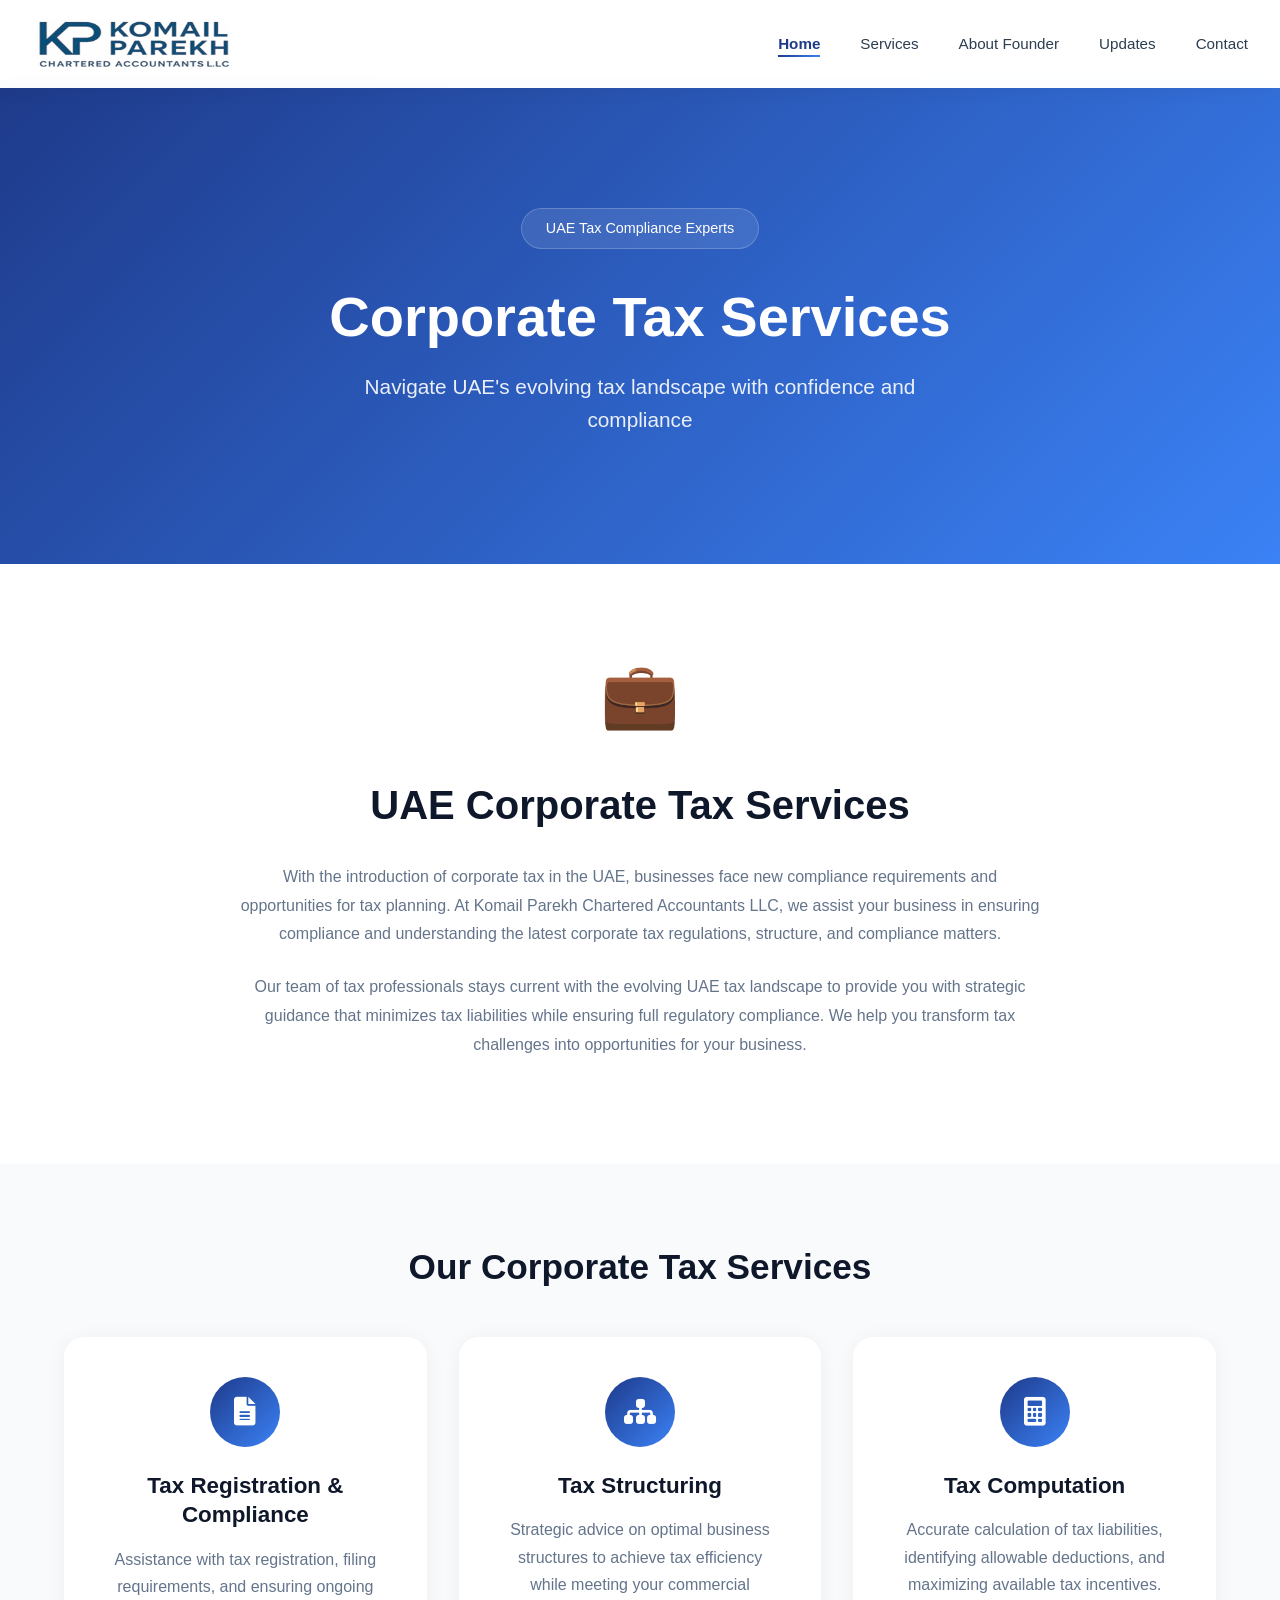
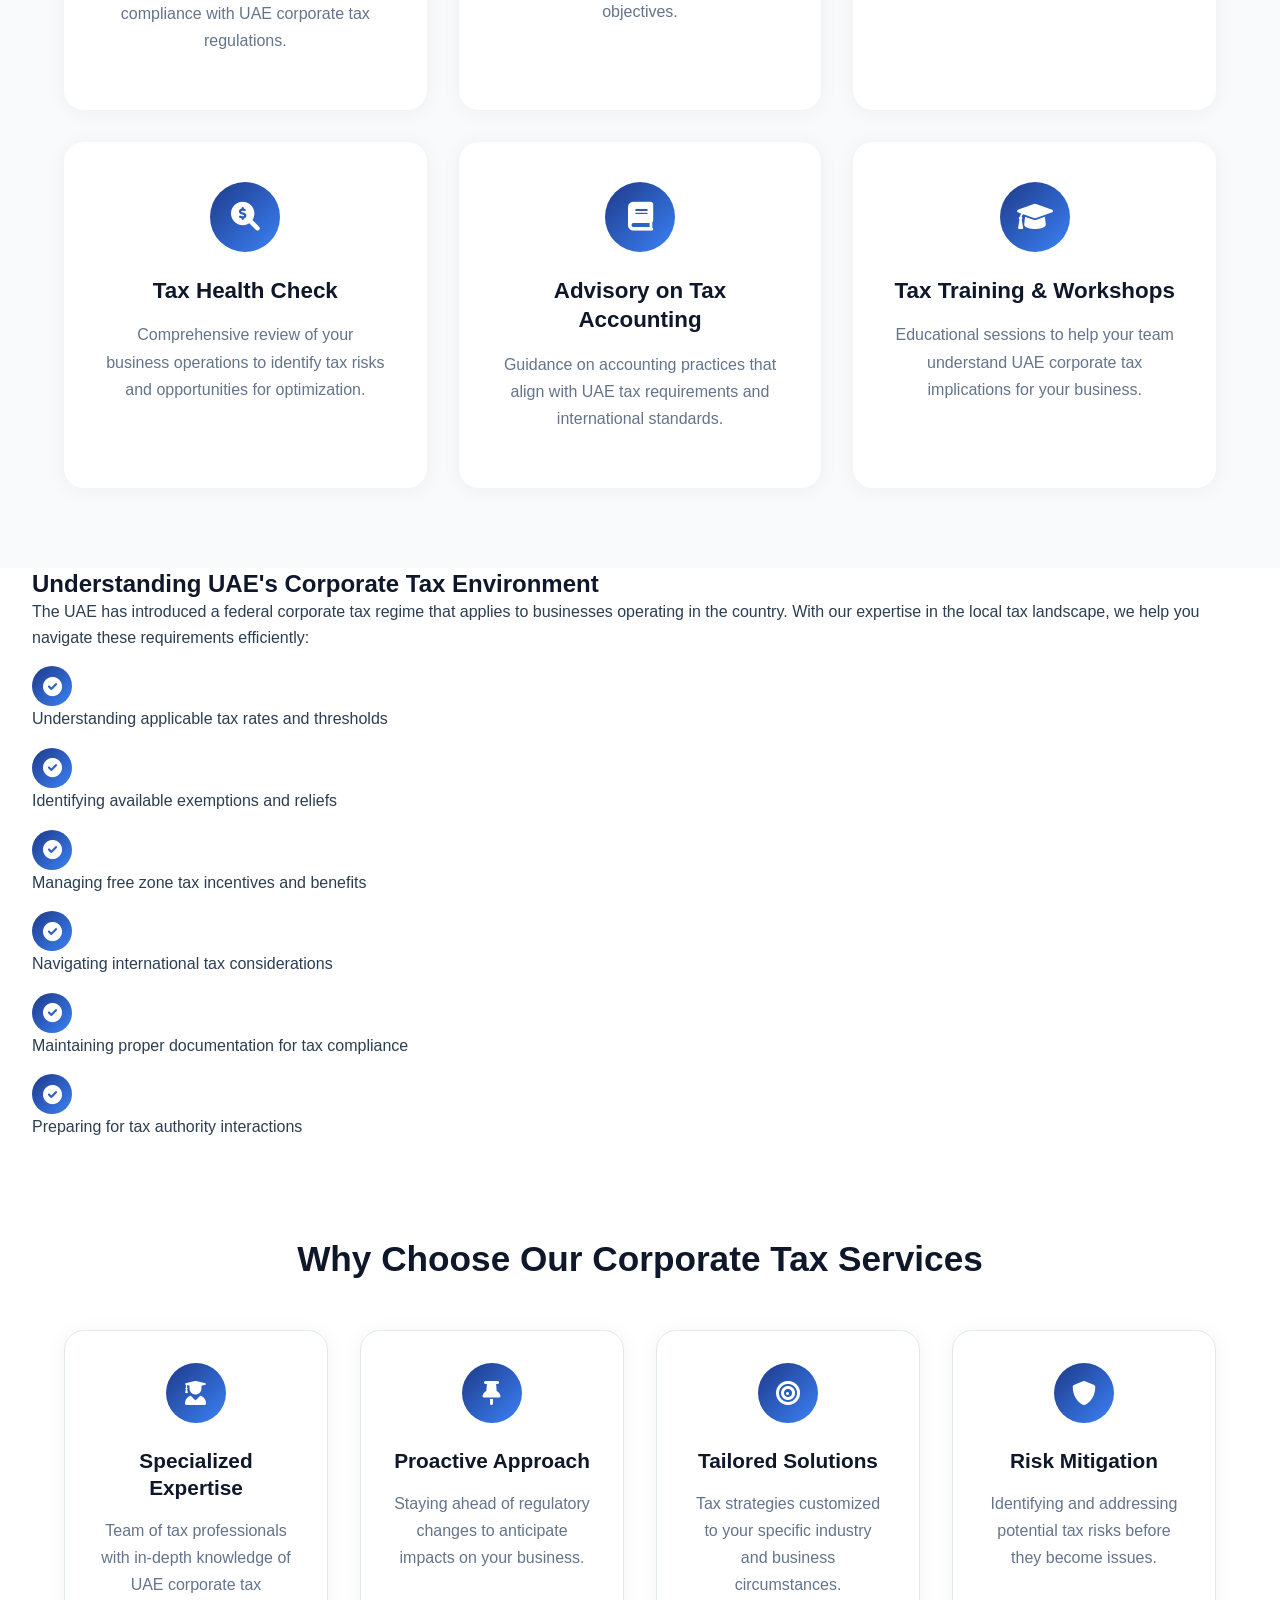
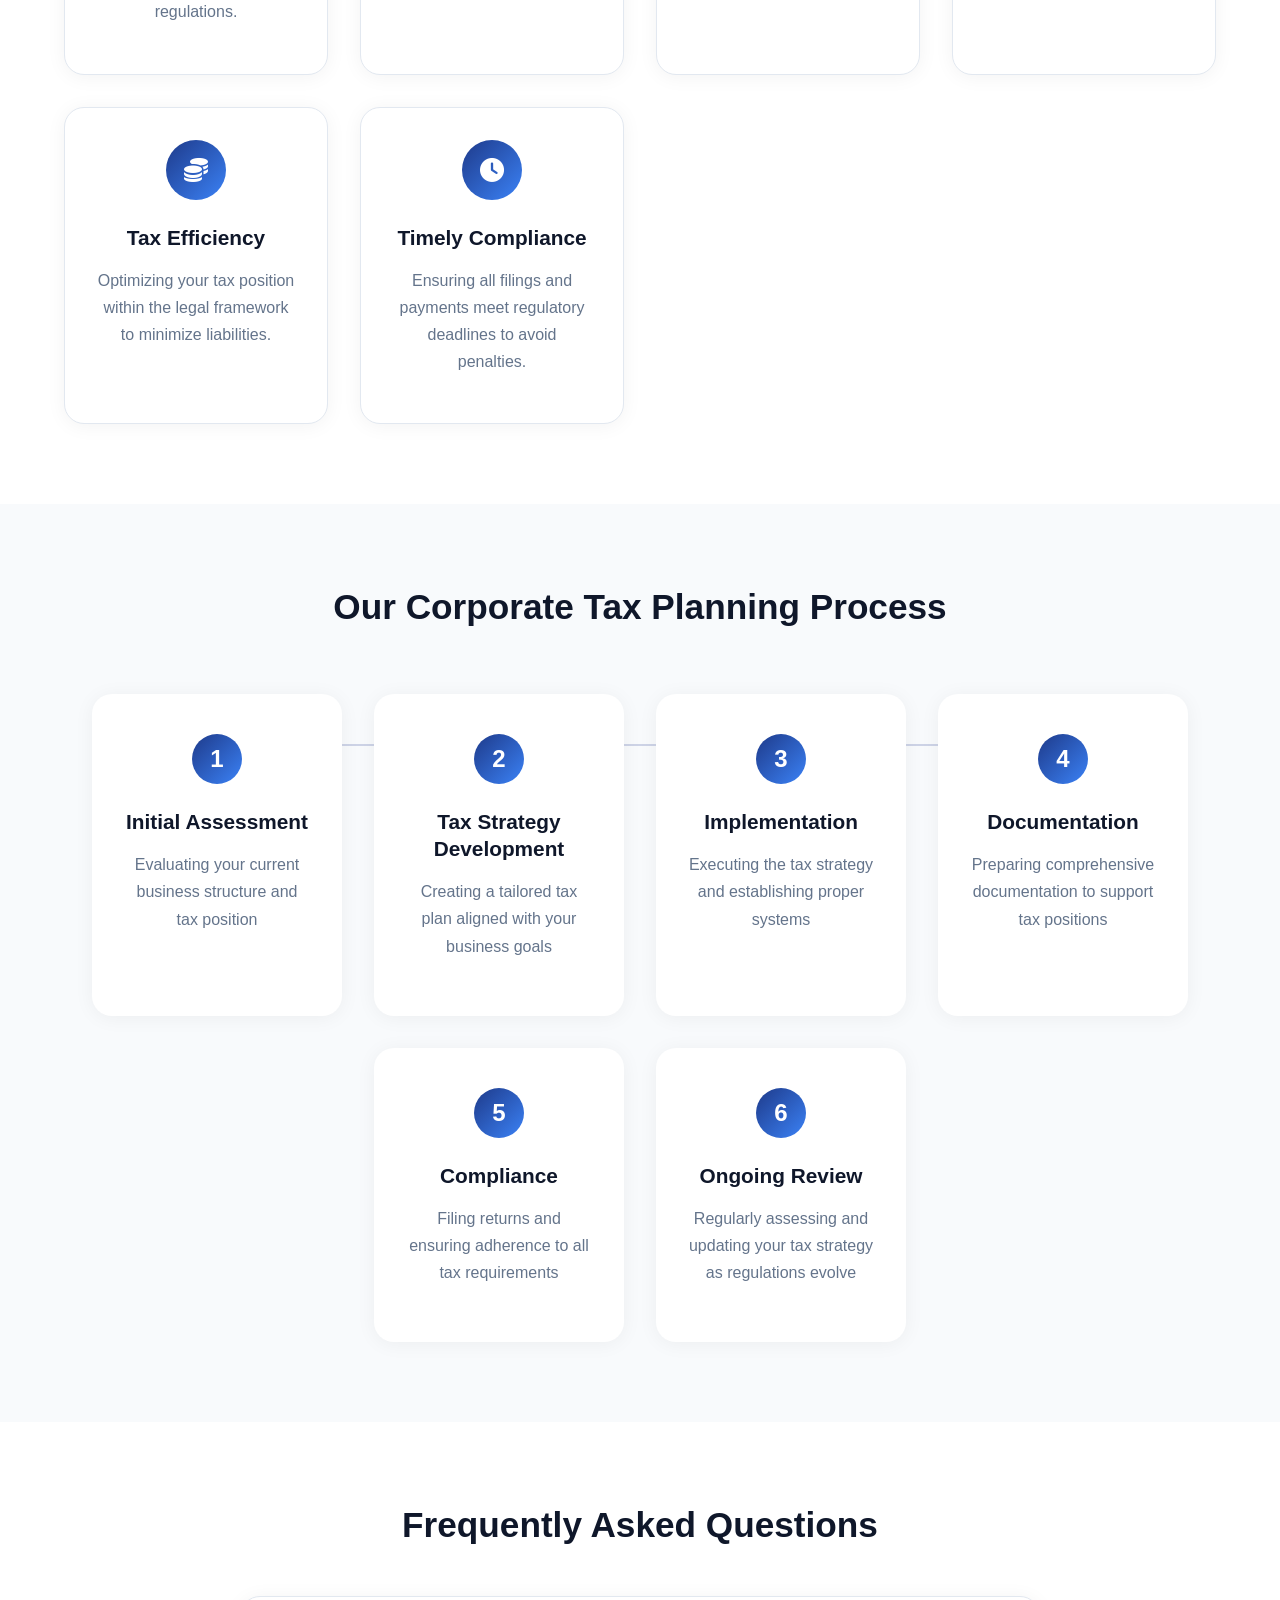
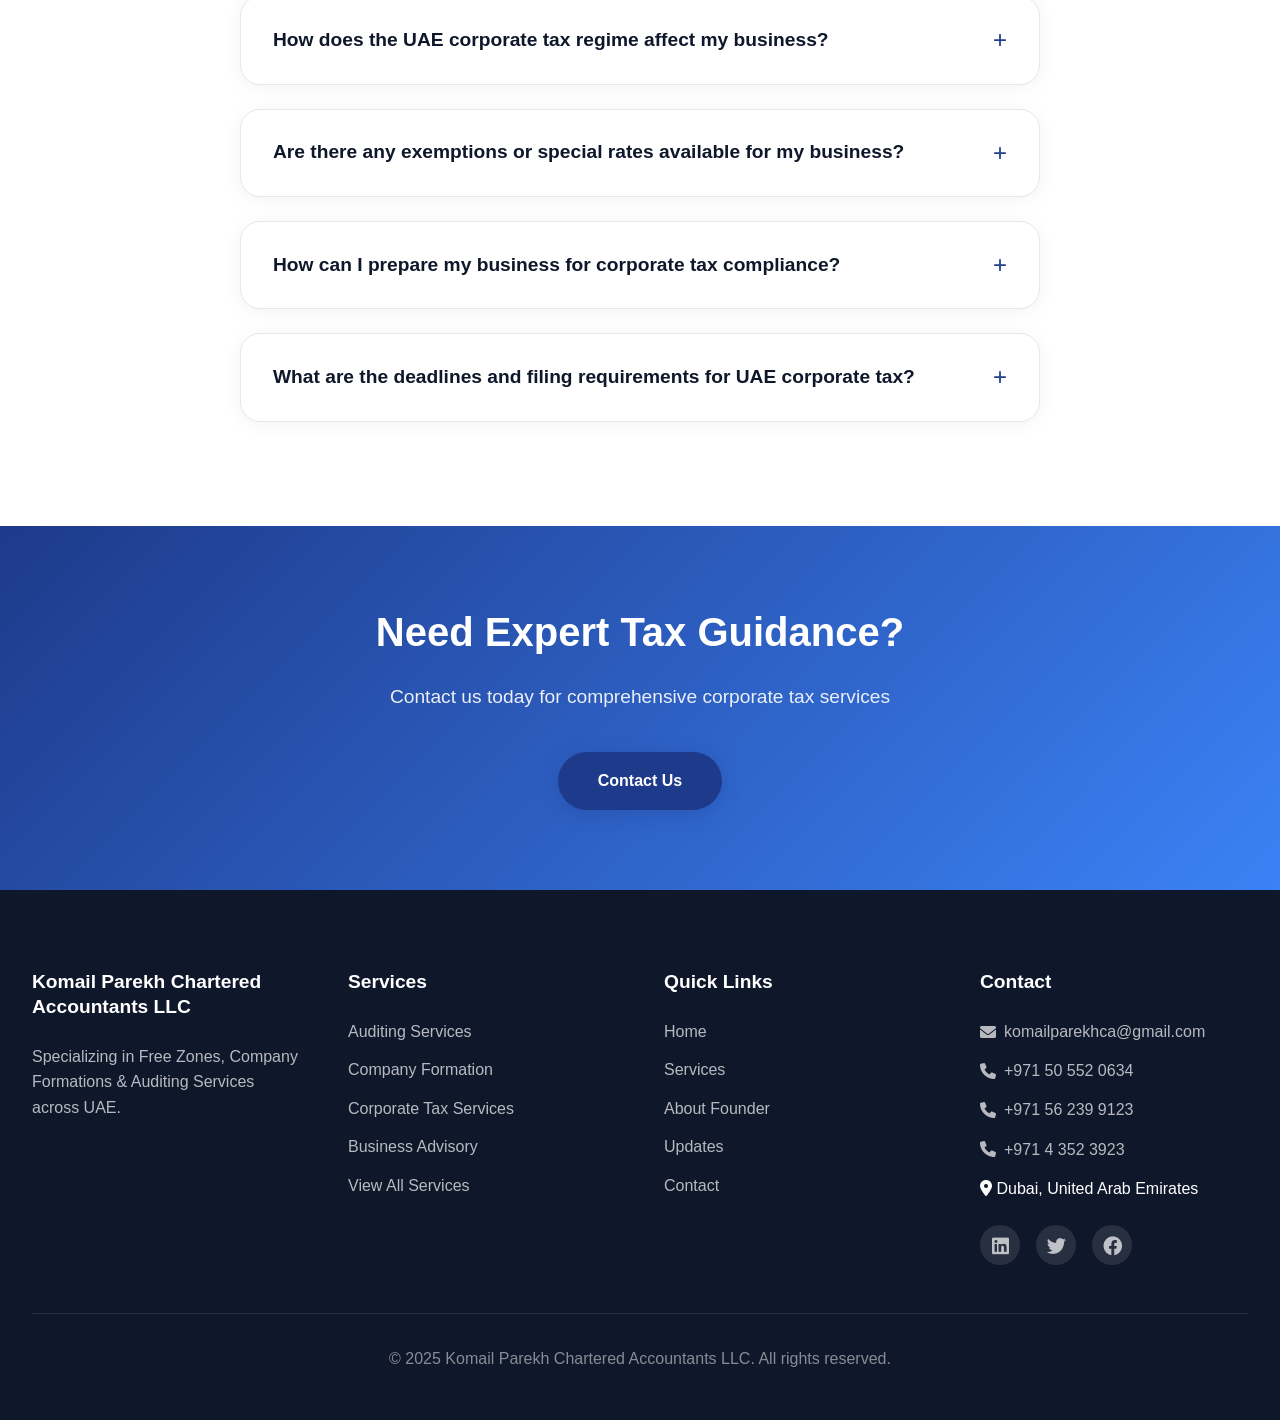
<file: service-tax.html>
<!DOCTYPE html>
<html lang="en">
<head>
    <meta charset="UTF-8">
    <meta name="viewport" content="width=device-width, initial-scale=1.0">
    <title>Corporate Tax Services - Komail Parekh Chartered Accountants LLC</title>
    <link rel="stylesheet" href="css/style.css">
    <link rel="stylesheet" href="https://cdnjs.cloudflare.com/ajax/libs/font-awesome/6.0.0/css/all.min.css">
</head>
<body>
    <!-- Navigation -->
    <nav id="navbar">
    <div class="nav-container">
        <div class="logo">
            <img src="images/logo.png" alt="Komail Parekh Chartered Accountants LLC">
        </div>
        <ul class="nav-links" id="navLinks">
            <li><a href="index.html" class="active">Home</a></li>
            <li><a href="services.html">Services</a></li>
            <li><a href="about.html">About Founder</a></li>
            <li><a href="updates.html">Updates</a></li>
            <li><a href="contact.html">Contact</a></li>
        </ul>
        <div class="hamburger" id="hamburger">
            <div class="bar"></div>
            <div class="bar"></div>
            <div class="bar"></div>
        </div>
    </div>
</nav>

    <!-- Service Header -->
    <header class="service-header">
        <div class="service-header-content">
            <div class="service-badge">UAE Tax Compliance Experts</div>
            <h1>Corporate Tax Services</h1>
            <p>Navigate UAE's evolving tax landscape with confidence and compliance</p>
        </div>
    </header>

    <!-- Service Description -->
    <section class="service-description">
        <div class="container">
            <div class="service-content">
                <div class="service-main-icon">💼</div>
                <h2>UAE Corporate Tax Services</h2>
                <p>With the introduction of corporate tax in the UAE, businesses face new compliance requirements and opportunities for tax planning. At Komail Parekh Chartered Accountants LLC, we assist your business in ensuring compliance and understanding the latest corporate tax regulations, structure, and compliance matters.</p>
                <p>Our team of tax professionals stays current with the evolving UAE tax landscape to provide you with strategic guidance that minimizes tax liabilities while ensuring full regulatory compliance. We help you transform tax challenges into opportunities for your business.</p>
            </div>
        </div>
    </section>

    <!-- Service Features -->
    <section class="service-features">
        <div class="container">
            <h2>Our Corporate Tax Services</h2>
            <div class="features-flex">
                <div class="feature-box">
                    <div class="feature-box-icon">
                        <i class="fas fa-file-alt"></i>
                    </div>
                    <h3>Tax Registration & Compliance</h3>
                    <p>Assistance with tax registration, filing requirements, and ensuring ongoing compliance with UAE corporate tax regulations.</p>
                </div>
                <div class="feature-box">
                    <div class="feature-box-icon">
                        <i class="fas fa-sitemap"></i>
                    </div>
                    <h3>Tax Structuring</h3>
                    <p>Strategic advice on optimal business structures to achieve tax efficiency while meeting your commercial objectives.</p>
                </div>
                <div class="feature-box">
                    <div class="feature-box-icon">
                        <i class="fas fa-calculator"></i>
                    </div>
                    <h3>Tax Computation</h3>
                    <p>Accurate calculation of tax liabilities, identifying allowable deductions, and maximizing available tax incentives.</p>
                </div>
                <div class="feature-box">
                    <div class="feature-box-icon">
                        <i class="fas fa-search-dollar"></i>
                    </div>
                    <h3>Tax Health Check</h3>
                    <p>Comprehensive review of your business operations to identify tax risks and opportunities for optimization.</p>
                </div>
                <div class="feature-box">
                    <div class="feature-box-icon">
                        <i class="fas fa-book"></i>
                    </div>
                    <h3>Advisory on Tax Accounting</h3>
                    <p>Guidance on accounting practices that align with UAE tax requirements and international standards.</p>
                </div>
                <div class="feature-box">
                    <div class="feature-box-icon">
                        <i class="fas fa-graduation-cap"></i>
                    </div>
                    <h3>Tax Training & Workshops</h3>
                    <p>Educational sessions to help your team understand UAE corporate tax implications for your business.</p>
                </div>
            </div>
        </div>
    </section>

    <!-- UAE Tax Environment -->
    <section class="service-highlight">
        <div class="container">
            <div class="highlight-box">
                <h2>Understanding UAE's Corporate Tax Environment</h2>
                <p>The UAE has introduced a federal corporate tax regime that applies to businesses operating in the country. With our expertise in the local tax landscape, we help you navigate these requirements efficiently:</p>
                <div class="highlight-features">
                    <div class="highlight-feature">
                        <div class="highlight-icon"><i class="fas fa-check-circle"></i></div>
                        <p>Understanding applicable tax rates and thresholds</p>
                    </div>
                    <div class="highlight-feature">
                        <div class="highlight-icon"><i class="fas fa-check-circle"></i></div>
                        <p>Identifying available exemptions and reliefs</p>
                    </div>
                    <div class="highlight-feature">
                        <div class="highlight-icon"><i class="fas fa-check-circle"></i></div>
                        <p>Managing free zone tax incentives and benefits</p>
                    </div>
                    <div class="highlight-feature">
                        <div class="highlight-icon"><i class="fas fa-check-circle"></i></div>
                        <p>Navigating international tax considerations</p>
                    </div>
                    <div class="highlight-feature">
                        <div class="highlight-icon"><i class="fas fa-check-circle"></i></div>
                        <p>Maintaining proper documentation for tax compliance</p>
                    </div>
                    <div class="highlight-feature">
                        <div class="highlight-icon"><i class="fas fa-check-circle"></i></div>
                        <p>Preparing for tax authority interactions</p>
                    </div>
                </div>
            </div>
        </div>
    </section>

    <!-- Why Choose Us -->
    <section class="service-benefits">
        <div class="container">
            <h2>Why Choose Our Corporate Tax Services</h2>
            <div class="benefits-grid">
                <div class="benefit-card">
                    <div class="benefit-icon">
                        <i class="fas fa-user-graduate"></i>
                    </div>
                    <h3>Specialized Expertise</h3>
                    <p>Team of tax professionals with in-depth knowledge of UAE corporate tax regulations.</p>
                </div>
                <div class="benefit-card">
                    <div class="benefit-icon">
                        <i class="fas fa-thumbtack"></i>
                    </div>
                    <h3>Proactive Approach</h3>
                    <p>Staying ahead of regulatory changes to anticipate impacts on your business.</p>
                </div>
                <div class="benefit-card">
                    <div class="benefit-icon">
                        <i class="fas fa-bullseye"></i>
                    </div>
                    <h3>Tailored Solutions</h3>
                    <p>Tax strategies customized to your specific industry and business circumstances.</p>
                </div>
                <div class="benefit-card">
                    <div class="benefit-icon">
                        <i class="fas fa-shield-alt"></i>
                    </div>
                    <h3>Risk Mitigation</h3>
                    <p>Identifying and addressing potential tax risks before they become issues.</p>
                </div>
                <div class="benefit-card">
                    <div class="benefit-icon">
                        <i class="fas fa-coins"></i>
                    </div>
                    <h3>Tax Efficiency</h3>
                    <p>Optimizing your tax position within the legal framework to minimize liabilities.</p>
                </div>
                <div class="benefit-card">
                    <div class="benefit-icon">
                        <i class="fas fa-clock"></i>
                    </div>
                    <h3>Timely Compliance</h3>
                    <p>Ensuring all filings and payments meet regulatory deadlines to avoid penalties.</p>
                </div>
            </div>
        </div>
    </section>

    <!-- Tax Planning Process -->
    <section class="service-process">
        <div class="container">
            <h2>Our Corporate Tax Planning Process</h2>
            <div class="process-timeline">
                <div class="process-step">
                    <div class="process-number">1</div>
                    <h3>Initial Assessment</h3>
                    <p>Evaluating your current business structure and tax position</p>
                </div>
                <div class="process-step">
                    <div class="process-number">2</div>
                    <h3>Tax Strategy Development</h3>
                    <p>Creating a tailored tax plan aligned with your business goals</p>
                </div>
                <div class="process-step">
                    <div class="process-number">3</div>
                    <h3>Implementation</h3>
                    <p>Executing the tax strategy and establishing proper systems</p>
                </div>
                <div class="process-step">
                    <div class="process-number">4</div>
                    <h3>Documentation</h3>
                    <p>Preparing comprehensive documentation to support tax positions</p>
                </div>
                <div class="process-step">
                    <div class="process-number">5</div>
                    <h3>Compliance</h3>
                    <p>Filing returns and ensuring adherence to all tax requirements</p>
                </div>
                <div class="process-step">
                    <div class="process-number">6</div>
                    <h3>Ongoing Review</h3>
                    <p>Regularly assessing and updating your tax strategy as regulations evolve</p>
                </div>
            </div>
        </div>
    </section>

    <!-- Frequently Asked Questions -->
    <section class="service-faq">
        <div class="container">
            <h2>Frequently Asked Questions</h2>
            <div class="faq-container">
                <div class="faq-item">
                    <div class="faq-question">
                        <h3>How does the UAE corporate tax regime affect my business?</h3>
                        <span class="faq-toggle">+</span>
                    </div>
                    <div class="faq-answer">
                        <p>The impact varies depending on your business structure, industry, and operations. The UAE corporate tax applies to businesses with profits above certain thresholds, with different considerations for mainland, free zone, and small businesses. Our team can provide a tailored assessment of how the tax regime specifically affects your organization and what steps you should take to ensure compliance while optimizing your tax position.</p>
                    </div>
                </div>
                <div class="faq-item">
                    <div class="faq-question">
                        <h3>Are there any exemptions or special rates available for my business?</h3>
                        <span class="faq-toggle">+</span>
                    </div>
                    <div class="faq-answer">
                        <p>Yes, the UAE corporate tax regime includes various exemptions, reliefs, and special rates for certain business types and activities. These include small business relief, free zone incentives, and certain industry-specific provisions. We can help identify which exemptions your business may qualify for and assist you in structuring your operations to benefit from available tax incentives within the legal framework.</p>
                    </div>
                </div>
                <div class="faq-item">
                    <div class="faq-question">
                        <h3>How can I prepare my business for corporate tax compliance?</h3>
                        <span class="faq-toggle">+</span>
                    </div>
                    <div class="faq-answer">
                        <p>Preparation involves several key steps: assessing your current accounting systems, ensuring proper record-keeping practices, understanding applicable tax provisions, reviewing your business structure, and developing a compliance strategy. Our team can guide you through a comprehensive readiness assessment and help implement necessary changes to your financial and operational systems to ensure smooth compliance with UAE corporate tax requirements.</p>
                    </div>
                </div>
                <div class="faq-item">
                    <div class="faq-question">
                        <h3>What are the deadlines and filing requirements for UAE corporate tax?</h3>
                        <span class="faq-toggle">+</span>
                    </div>
                    <div class="faq-answer">
                        <p>Filing requirements include registering for corporate tax, submitting periodic tax returns, and making tax payments by specified deadlines. The specific timelines depend on your financial year and when the tax became applicable to your business. We stay updated with all regulatory requirements and can ensure your business meets all filing deadlines and documentation requirements, helping you avoid penalties and maintain good standing with tax authorities.</p>
                    </div>
                </div>
            </div>
        </div>
    </section>

    <!-- Contact CTA -->
    <section class="contact-cta">
        <div class="cta-container">
            <h2>Need Expert Tax Guidance?</h2>
            <p>Contact us today for comprehensive corporate tax services</p>
            <a href="contact.html" class="btn btn-primary">Contact Us</a>
        </div>
    </section>

    <!-- Footer -->
    <footer>
        <div class="footer-container">
            <div class="footer-section">
                <h3>Komail Parekh Chartered Accountants LLC</h3>
                <p>Specializing in Free Zones, Company Formations & Auditing Services across UAE.</p>
            </div>
            <div class="footer-section">
                <h3>Services</h3>
                <ul>
                    <li><a href="service-audit.html">Auditing Services</a></li>
                    <li><a href="service-company-formation.html">Company Formation</a></li>
                    <li><a href="service-tax.html">Corporate Tax Services</a></li>
                    <li><a href="service-advisory.html">Business Advisory</a></li>
                    <li><a href="services.html">View All Services</a></li>
                </ul>
            </div>
            <div class="footer-section">
                <h3>Quick Links</h3>
                <ul>
                    <li><a href="index.html">Home</a></li>
                    <li><a href="services.html">Services</a></li>
                    <li><a href="about.html">About Founder</a></li>
                    <li><a href="updates.html">Updates</a></li>
                    <li><a href="contact.html">Contact</a></li>
                </ul>
            </div>
            <div class="footer-section">
                <h3>Contact</h3>
                <ul>
                    <li><a href="mailto:info@komailparekh.com"><i class="fas fa-envelope"></i> komailparekhca@gmail.com</a></li>
                    <li><a href="tel:+971"><i class="fas fa-phone"></i> +971 50 552 0634</a></li>
                     <li><a href="tel:+971"><i class="fas fa-phone"></i> +971 56 239 9123</a></li>
                    <li><a href="tel:+971"><i class="fas fa-phone"></i> +971 4 352 3923</a></li>
                    <li><i class="fas fa-map-marker-alt"></i> Dubai, United Arab Emirates</li>
                </ul>
                <div class="social-icons">
                    <a href="#"><i class="fab fa-linkedin"></i></a>
                    <a href="#"><i class="fab fa-twitter"></i></a>
                    <a href="#"><i class="fab fa-facebook"></i></a>
                </div>
            </div>
        </div>
        <div class="footer-bottom">
            <p>&copy; 2025 Komail Parekh Chartered Accountants LLC. All rights reserved.</p>
        </div>
    </footer>

    <script src="js/script.js"></script>
</body>

</html>
</file>
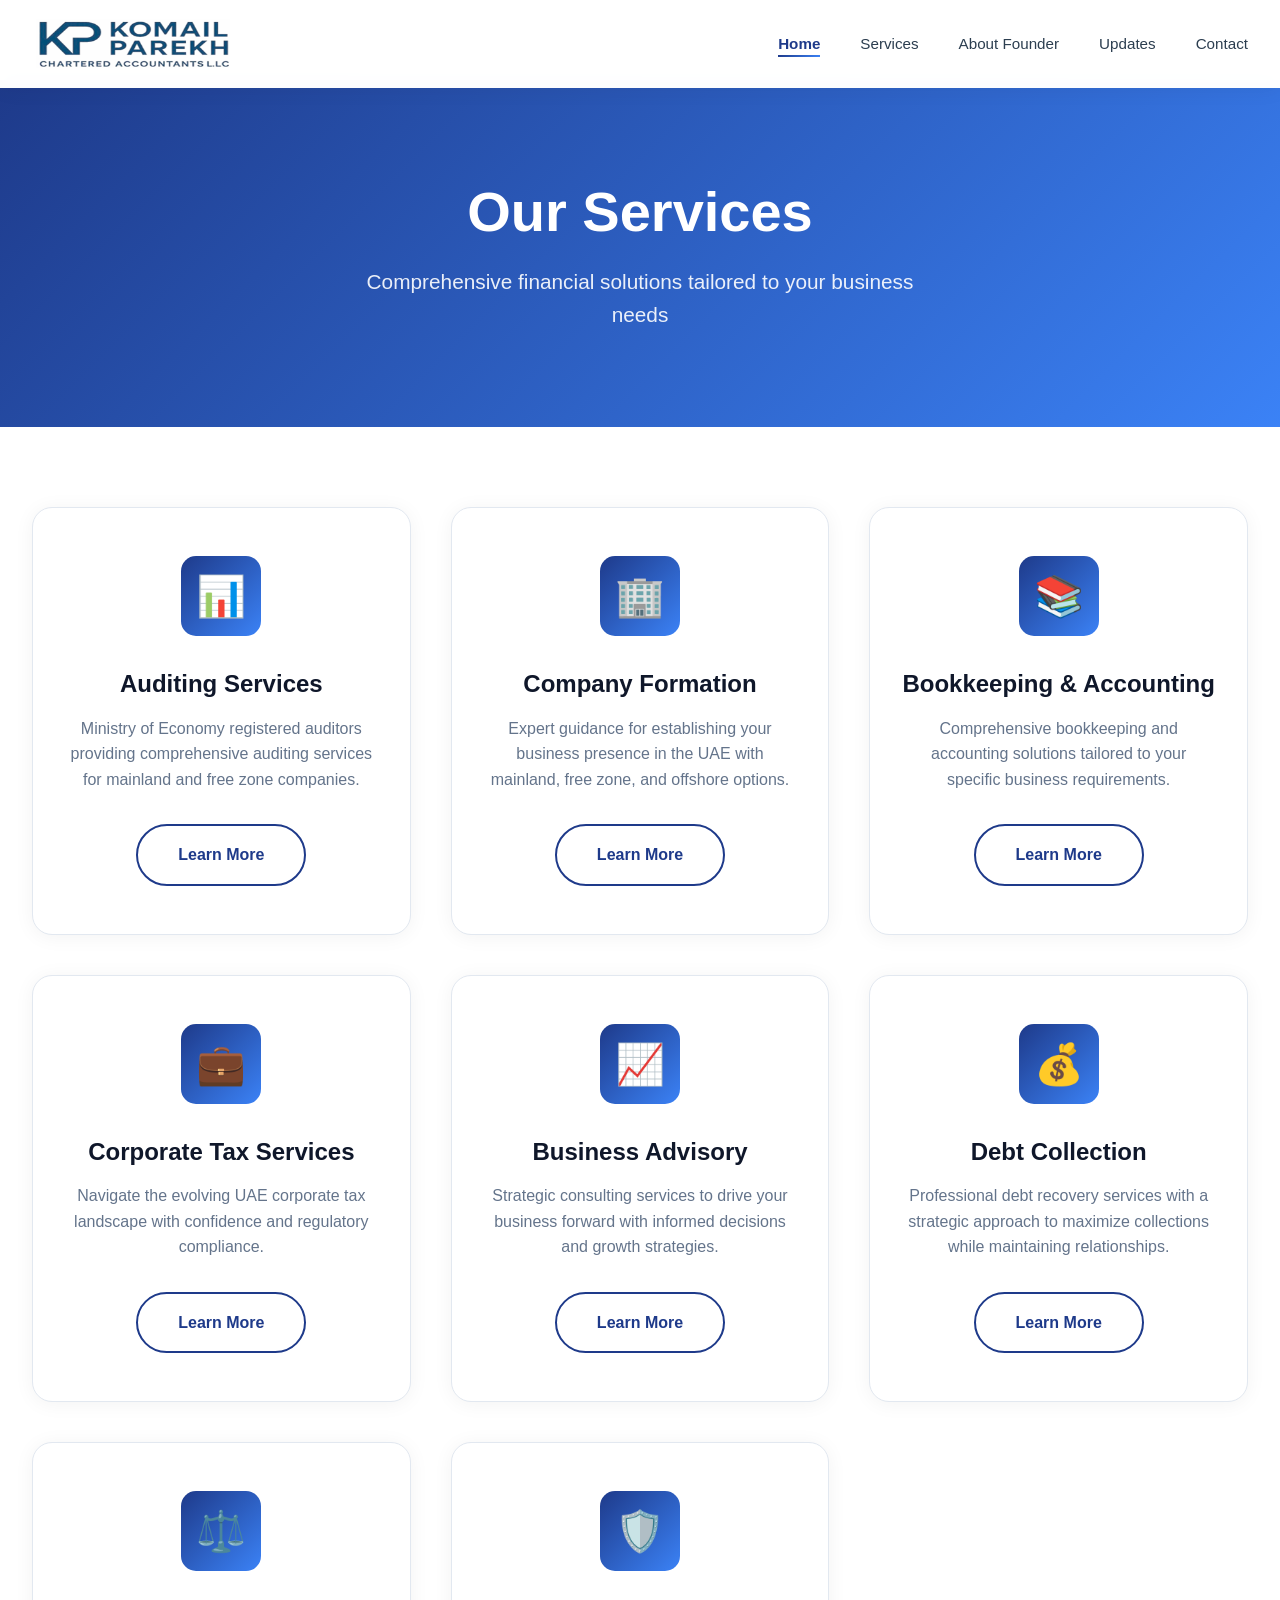
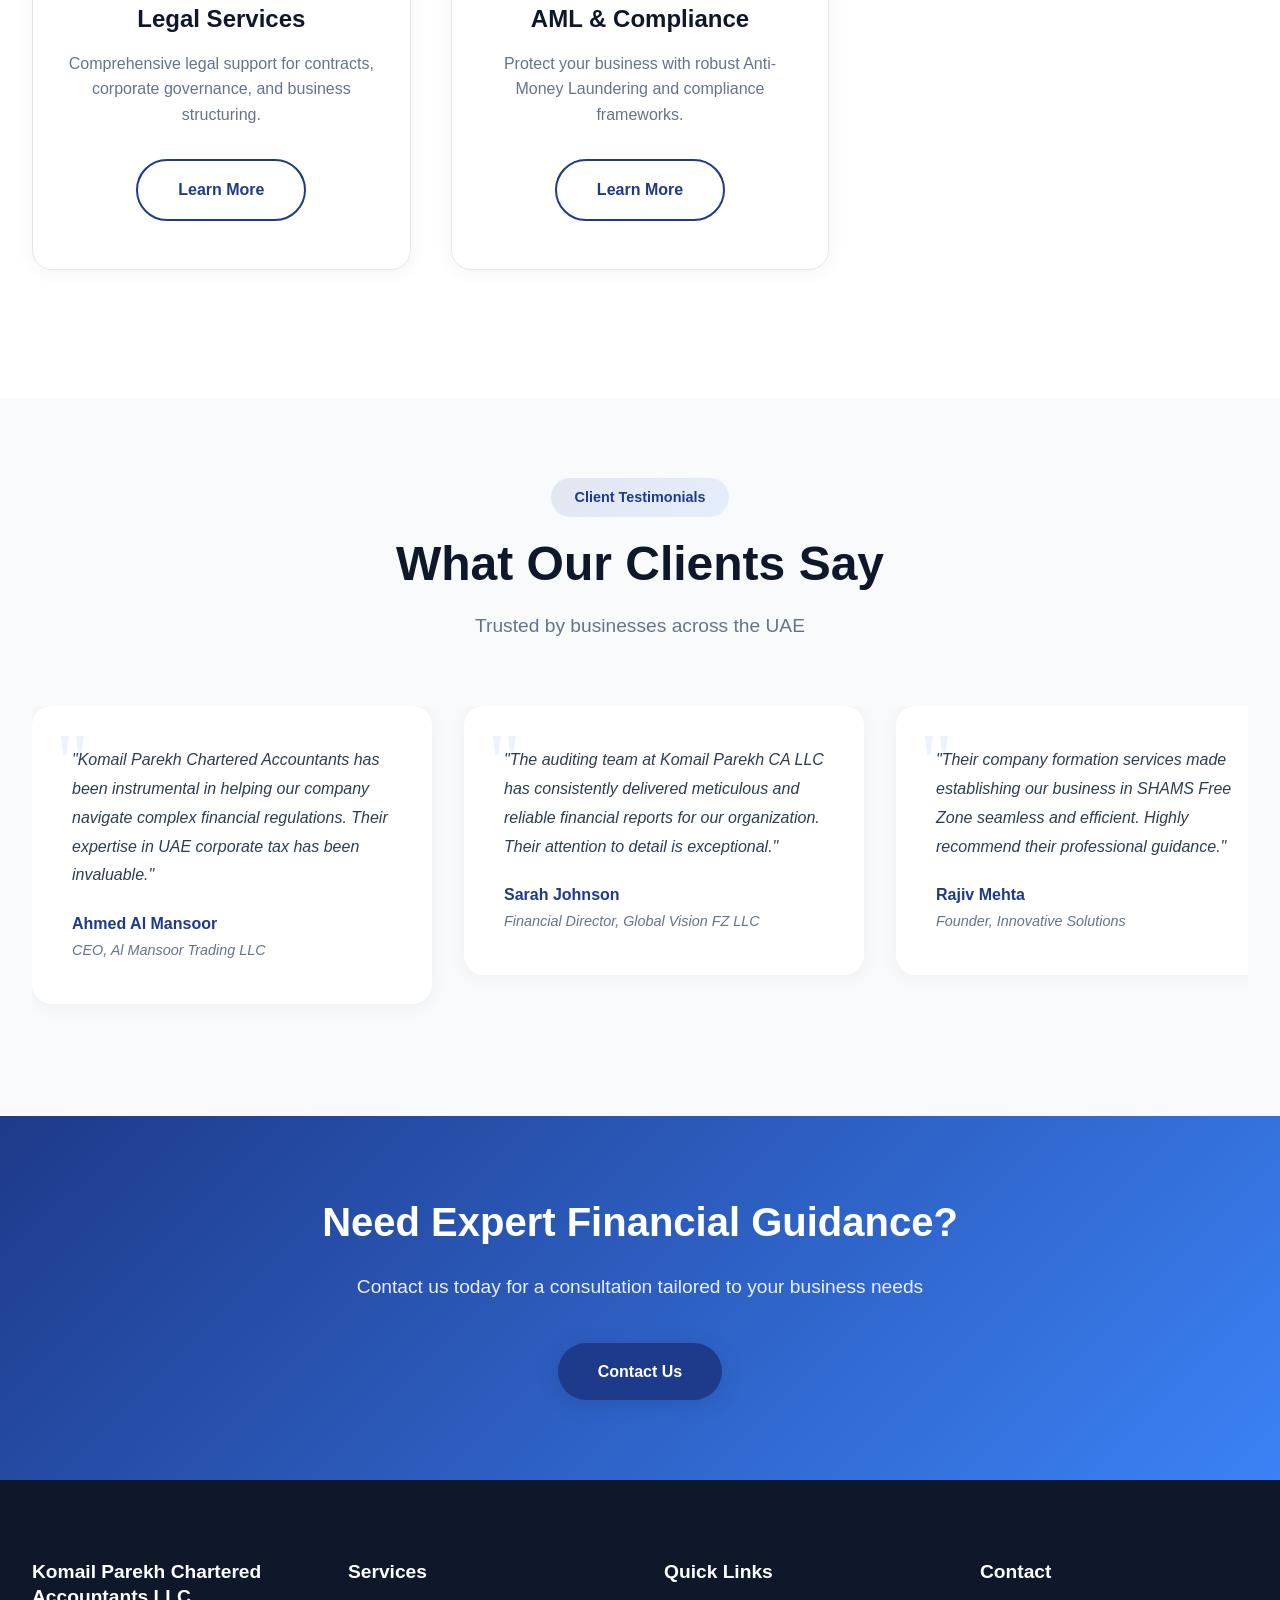
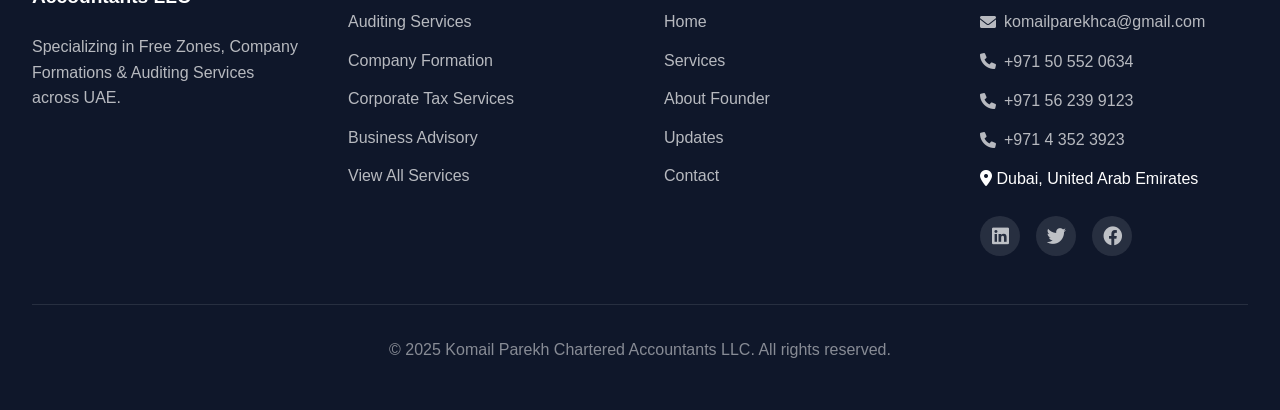
<file: services.html>
<!DOCTYPE html>
<html lang="en">
<head>
    <meta charset="UTF-8">
    <meta name="viewport" content="width=device-width, initial-scale=1.0">
    <title>Our Services - Komail Parekh Chartered Accountants LLC</title>
    <link rel="stylesheet" href="css/style.css">
    <link rel="stylesheet" href="https://cdnjs.cloudflare.com/ajax/libs/font-awesome/6.0.0/css/all.min.css">
</head>
<body>
    <!-- Navigation -->
    <nav id="navbar">
    <div class="nav-container">
        <div class="logo">
            <img src="images/logo.png" alt="Komail Parekh Chartered Accountants LLC">
        </div>
        <ul class="nav-links" id="navLinks">
            <li><a href="index.html" class="active">Home</a></li>
            <li><a href="services.html">Services</a></li>
            <li><a href="about.html">About Founder</a></li>
            <li><a href="updates.html">Updates</a></li>
            <li><a href="contact.html">Contact</a></li>
        </ul>
        <div class="hamburger" id="hamburger">
            <div class="bar"></div>
            <div class="bar"></div>
            <div class="bar"></div>
        </div>
    </div>
</nav>

    <!-- Page Header -->
    <header class="page-header">
        <div class="page-header-content">
            <h1>Our Services</h1>
            <p>Comprehensive financial solutions tailored to your business needs</p>
        </div>
    </header>

    <!-- Services Overview -->
    <section class="services-overview">
        <div class="services-grid">
            <div class="service-card">
                <div class="service-icon">📊</div>
                <h3>Auditing Services</h3>
                <p>Ministry of Economy registered auditors providing comprehensive auditing services for mainland and free zone companies.</p>
                <a href="service-audit.html" class="btn btn-outline">Learn More</a>
            </div>
            <div class="service-card">
                <div class="service-icon">🏢</div>
                <h3>Company Formation</h3>
                <p>Expert guidance for establishing your business presence in the UAE with mainland, free zone, and offshore options.</p>
                <a href="service-company-formation.html" class="btn btn-outline">Learn More</a>
            </div>
            <div class="service-card">
                <div class="service-icon">📚</div>
                <h3>Bookkeeping & Accounting</h3>
                <p>Comprehensive bookkeeping and accounting solutions tailored to your specific business requirements.</p>
                <a href="service-bookkeeping.html" class="btn btn-outline">Learn More</a>
            </div>
            <div class="service-card">
                <div class="service-icon">💼</div>
                <h3>Corporate Tax Services</h3>
                <p>Navigate the evolving UAE corporate tax landscape with confidence and regulatory compliance.</p>
                <a href="service-tax.html" class="btn btn-outline">Learn More</a>
            </div>
            <div class="service-card">
                <div class="service-icon">📈</div>
                <h3>Business Advisory</h3>
                <p>Strategic consulting services to drive your business forward with informed decisions and growth strategies.</p>
                <a href="service-advisory.html" class="btn btn-outline">Learn More</a>
            </div>
            <div class="service-card">
                <div class="service-icon">💰</div>
                <h3>Debt Collection</h3>
                <p>Professional debt recovery services with a strategic approach to maximize collections while maintaining relationships.</p>
                <a href="service-debt.html" class="btn btn-outline">Learn More</a>
            </div>
            <div class="service-card">
                <div class="service-icon">⚖️</div>
                <h3>Legal Services</h3>
                <p>Comprehensive legal support for contracts, corporate governance, and business structuring.</p>
                <a href="service-legal.html" class="btn btn-outline">Learn More</a>
            </div>
            <div class="service-card">
                <div class="service-icon">🛡️</div>
                <h3>AML & Compliance</h3>
                <p>Protect your business with robust Anti-Money Laundering and compliance frameworks.</p>
                <a href="service-aml.html" class="btn btn-outline">Learn More</a>
            </div>
        </div>
    </section>

    <!-- Client Testimonials -->
    <section class="testimonials">
        <div class="section-header">
            <div class="section-badge">Client Testimonials</div>
            <h2>What Our Clients Say</h2>
            <p>Trusted by businesses across the UAE</p>
        </div>
        <div class="testimonial-slider">
            <div class="testimonial">
                <div class="testimonial-content">
                    <p>"Komail Parekh Chartered Accountants has been instrumental in helping our company navigate complex financial regulations. Their expertise in UAE corporate tax has been invaluable."</p>
                    <div class="testimonial-author">
                        <h4>Ahmed Al Mansoor</h4>
                        <p>CEO, Al Mansoor Trading LLC</p>
                    </div>
                </div>
            </div>
            <div class="testimonial">
                <div class="testimonial-content">
                    <p>"The auditing team at Komail Parekh CA LLC has consistently delivered meticulous and reliable financial reports for our organization. Their attention to detail is exceptional."</p>
                    <div class="testimonial-author">
                        <h4>Sarah Johnson</h4>
                        <p>Financial Director, Global Vision FZ LLC</p>
                    </div>
                </div>
            </div>
            <div class="testimonial">
                <div class="testimonial-content">
                    <p>"Their company formation services made establishing our business in SHAMS Free Zone seamless and efficient. Highly recommend their professional guidance."</p>
                    <div class="testimonial-author">
                        <h4>Rajiv Mehta</h4>
                        <p>Founder, Innovative Solutions</p>
                    </div>
                </div>
            </div>
        </div>
    </section>

    <!-- Contact CTA -->
    <section class="contact-cta">
        <div class="cta-container">
            <h2>Need Expert Financial Guidance?</h2>
            <p>Contact us today for a consultation tailored to your business needs</p>
            <a href="contact.html" class="btn btn-primary">Contact Us</a>
        </div>
    </section>

    <!-- Footer -->
    <footer>
        <div class="footer-container">
            <div class="footer-section">
                <h3>Komail Parekh Chartered Accountants LLC</h3>
                <p>Specializing in Free Zones, Company Formations & Auditing Services across UAE.</p>
            </div>
            <div class="footer-section">
                <h3>Services</h3>
                <ul>
                    <li><a href="service-audit.html">Auditing Services</a></li>
                    <li><a href="service-company-formation.html">Company Formation</a></li>
                    <li><a href="service-tax.html">Corporate Tax Services</a></li>
                    <li><a href="service-advisory.html">Business Advisory</a></li>
                    <li><a href="services.html">View All Services</a></li>
                </ul>
            </div>
            <div class="footer-section">
                <h3>Quick Links</h3>
                <ul>
                    <li><a href="index.html">Home</a></li>
                    <li><a href="services.html">Services</a></li>
                    <li><a href="about.html">About Founder</a></li>
                    <li><a href="updates.html">Updates</a></li>
                    <li><a href="contact.html">Contact</a></li>
                </ul>
            </div>
            <div class="footer-section">
                <h3>Contact</h3>
                <ul>
                     <li><a href="mailto:info@komailparekh.com"><i class="fas fa-envelope"></i> komailparekhca@gmail.com</a></li>
                    <li><a href="tel:+971"><i class="fas fa-phone"></i> +971 50 552 0634</a></li>
                     <li><a href="tel:+971"><i class="fas fa-phone"></i> +971 56 239 9123</a></li>
                    <li><a href="tel:+971"><i class="fas fa-phone"></i> +971 4 352 3923</a></li>
                    <li><i class="fas fa-map-marker-alt"></i> Dubai, United Arab Emirates</li>
                </ul>
                <div class="social-icons">
                    <a href="#"><i class="fab fa-linkedin"></i></a>
                    <a href="#"><i class="fab fa-twitter"></i></a>
                    <a href="#"><i class="fab fa-facebook"></i></a>
                </div>
            </div>
        </div>
        <div class="footer-bottom">
            <p>&copy; 2025 Komail Parekh Chartered Accountants LLC. All rights reserved.</p>
        </div>
    </footer>

    <script src="js/script.js"></script>
</body>

</html>
</file>
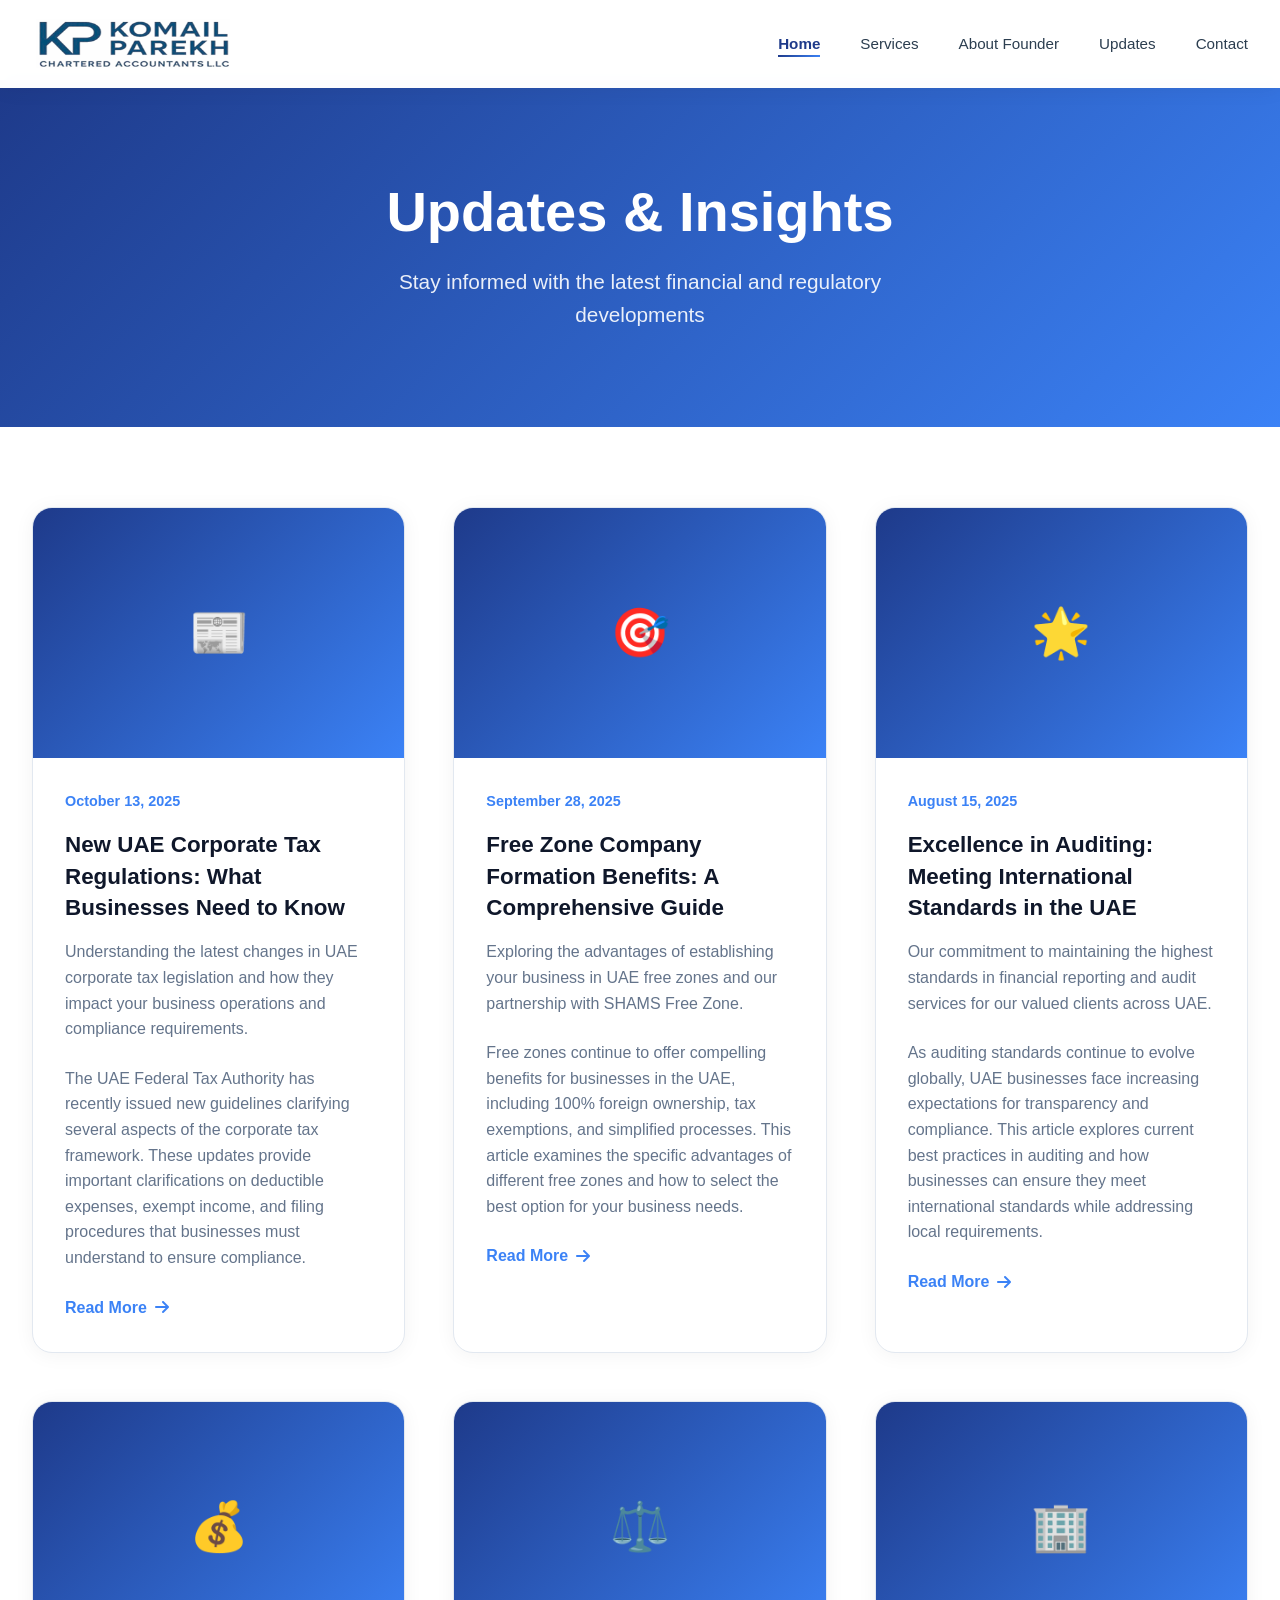
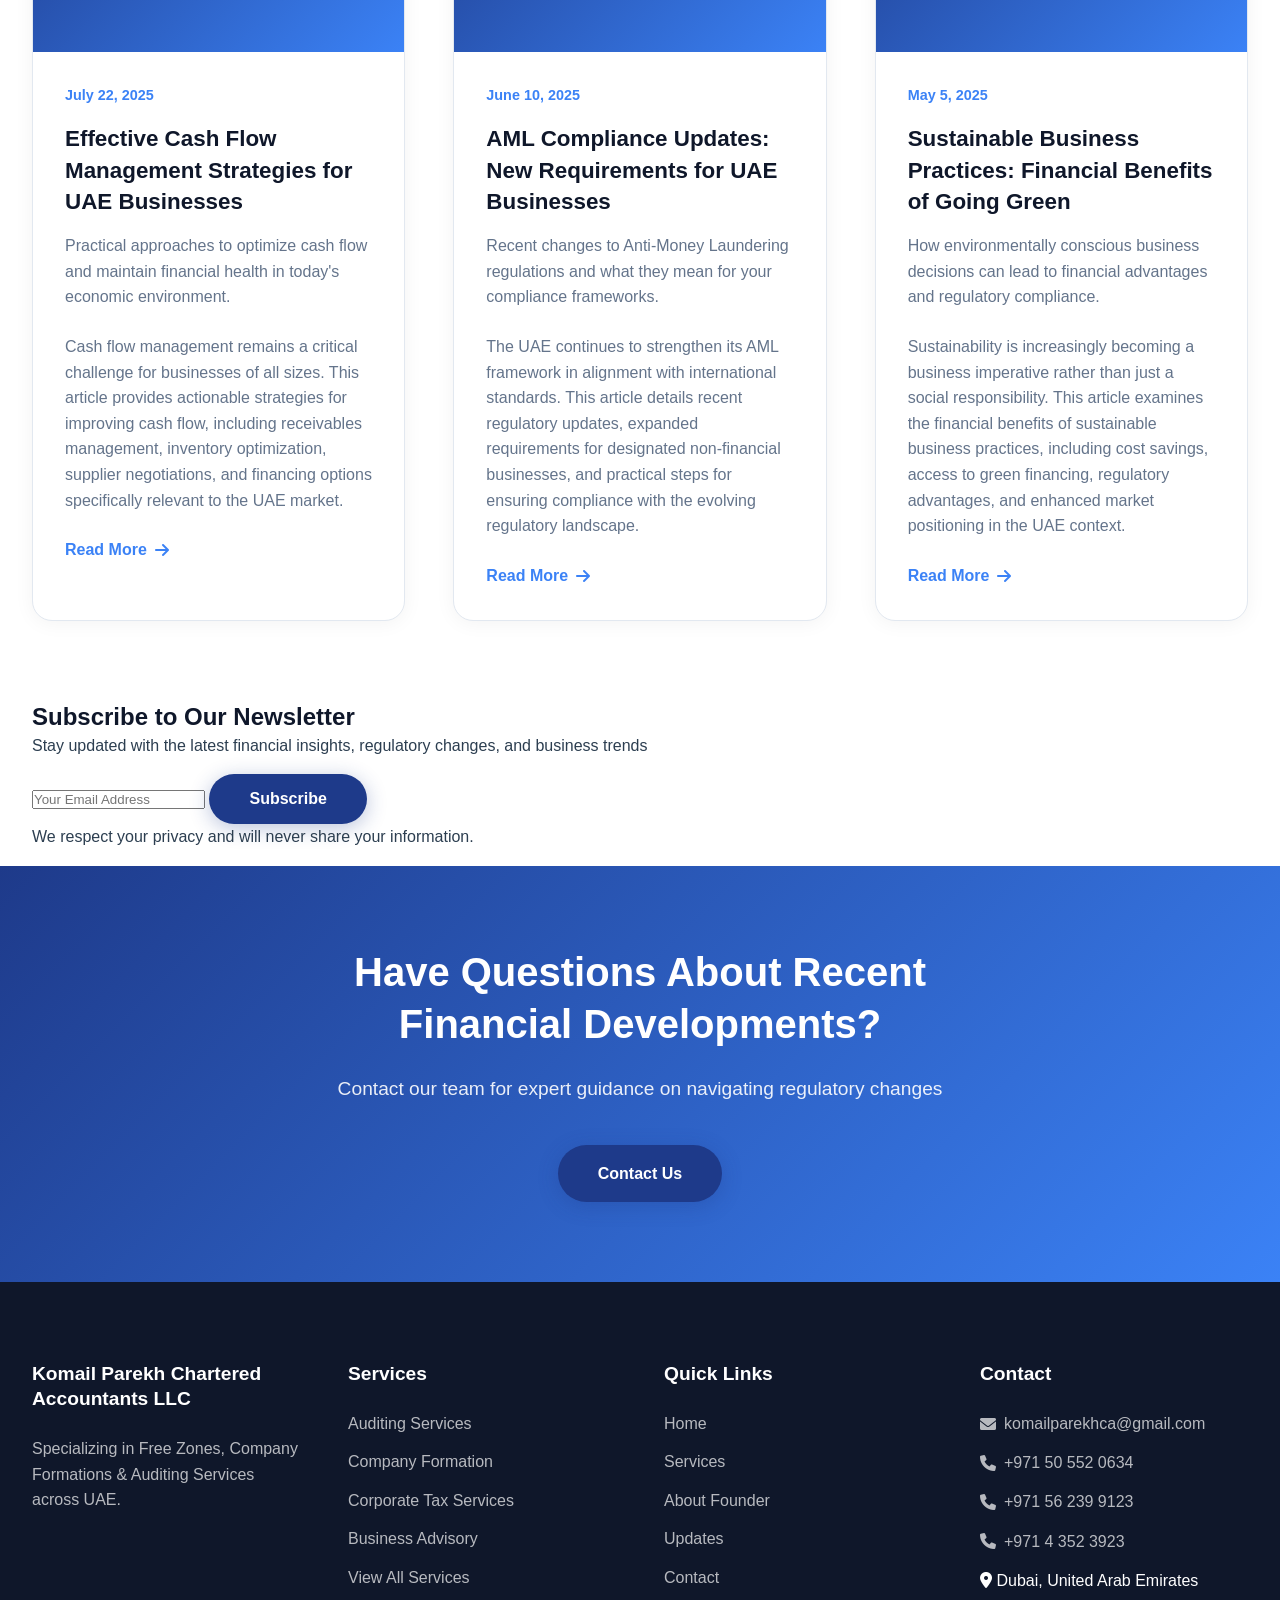
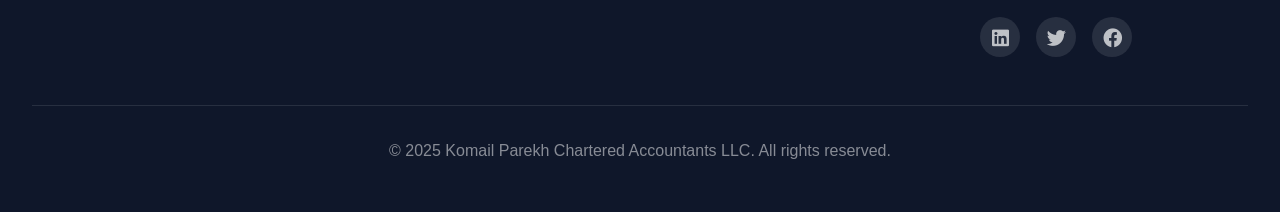
<file: updates.html>
<!DOCTYPE html>
<html lang="en">
<head>
    <meta charset="UTF-8">
    <meta name="viewport" content="width=device-width, initial-scale=1.0">
    <title>Updates & Insights - Komail Parekh Chartered Accountants LLC</title>
    <link rel="stylesheet" href="css/style.css">
    <link rel="stylesheet" href="https://cdnjs.cloudflare.com/ajax/libs/font-awesome/6.0.0/css/all.min.css">
</head>
<body>
    <!-- Navigation -->
  <nav id="navbar">
    <div class="nav-container">
        <div class="logo">
            <img src="images/logo.png" alt="Komail Parekh Chartered Accountants LLC">
        </div>
        <ul class="nav-links" id="navLinks">
            <li><a href="index.html" class="active">Home</a></li>
            <li><a href="services.html">Services</a></li>
            <li><a href="about.html">About Founder</a></li>
            <li><a href="updates.html">Updates</a></li>
            <li><a href="contact.html">Contact</a></li>
        </ul>
        <div class="hamburger" id="hamburger">
            <div class="bar"></div>
            <div class="bar"></div>
            <div class="bar"></div>
        </div>
    </div>
</nav>

    <!-- Page Header -->
    <header class="page-header">
        <div class="page-header-content">
            <h1>Updates & Insights</h1>
            <p>Stay informed with the latest financial and regulatory developments</p>
        </div>
    </header>

    <!-- Updates Section -->
    <section class="updates-full">
        <div class="updates-full-grid">
            <div class="update-card">
                <div class="update-image">📰</div>
                <div class="update-content">
                    <div class="update-date">October 13, 2025</div>
                    <h3>New UAE Corporate Tax Regulations: What Businesses Need to Know</h3>
                    <p>Understanding the latest changes in UAE corporate tax legislation and how they impact your business operations and compliance requirements.</p>
                    <p>The UAE Federal Tax Authority has recently issued new guidelines clarifying several aspects of the corporate tax framework. These updates provide important clarifications on deductible expenses, exempt income, and filing procedures that businesses must understand to ensure compliance.</p>
                    <a href="#" class="read-more">Read More <i class="fas fa-arrow-right"></i></a>
                </div>
            </div>
            <div class="update-card">
                <div class="update-image">🎯</div>
                <div class="update-content">
                    <div class="update-date">September 28, 2025</div>
                    <h3>Free Zone Company Formation Benefits: A Comprehensive Guide</h3>
                    <p>Exploring the advantages of establishing your business in UAE free zones and our partnership with SHAMS Free Zone.</p>
                    <p>Free zones continue to offer compelling benefits for businesses in the UAE, including 100% foreign ownership, tax exemptions, and simplified processes. This article examines the specific advantages of different free zones and how to select the best option for your business needs.</p>
                    <a href="#" class="read-more">Read More <i class="fas fa-arrow-right"></i></a>
                </div>
            </div>
            <div class="update-card">
                <div class="update-image">🌟</div>
                <div class="update-content">
                    <div class="update-date">August 15, 2025</div>
                    <h3>Excellence in Auditing: Meeting International Standards in the UAE</h3>
                    <p>Our commitment to maintaining the highest standards in financial reporting and audit services for our valued clients across UAE.</p>
                    <p>As auditing standards continue to evolve globally, UAE businesses face increasing expectations for transparency and compliance. This article explores current best practices in auditing and how businesses can ensure they meet international standards while addressing local requirements.</p>
                    <a href="#" class="read-more">Read More <i class="fas fa-arrow-right"></i></a>
                </div>
            </div>
            <div class="update-card">
                <div class="update-image">💰</div>
                <div class="update-content">
                    <div class="update-date">July 22, 2025</div>
                    <h3>Effective Cash Flow Management Strategies for UAE Businesses</h3>
                    <p>Practical approaches to optimize cash flow and maintain financial health in today's economic environment.</p>
                    <p>Cash flow management remains a critical challenge for businesses of all sizes. This article provides actionable strategies for improving cash flow, including receivables management, inventory optimization, supplier negotiations, and financing options specifically relevant to the UAE market.</p>
                    <a href="#" class="read-more">Read More <i class="fas fa-arrow-right"></i></a>
                </div>
            </div>
            <div class="update-card">
                <div class="update-image">⚖️</div>
                <div class="update-content">
                    <div class="update-date">June 10, 2025</div>
                    <h3>AML Compliance Updates: New Requirements for UAE Businesses</h3>
                    <p>Recent changes to Anti-Money Laundering regulations and what they mean for your compliance frameworks.</p>
                    <p>The UAE continues to strengthen its AML framework in alignment with international standards. This article details recent regulatory updates, expanded requirements for designated non-financial businesses, and practical steps for ensuring compliance with the evolving regulatory landscape.</p>
                    <a href="#" class="read-more">Read More <i class="fas fa-arrow-right"></i></a>
                </div>
            </div>
            <div class="update-card">
                <div class="update-image">🏢</div>
                <div class="update-content">
                    <div class="update-date">May 5, 2025</div>
                    <h3>Sustainable Business Practices: Financial Benefits of Going Green</h3>
                    <p>How environmentally conscious business decisions can lead to financial advantages and regulatory compliance.</p>
                    <p>Sustainability is increasingly becoming a business imperative rather than just a social responsibility. This article examines the financial benefits of sustainable business practices, including cost savings, access to green financing, regulatory advantages, and enhanced market positioning in the UAE context.</p>
                    <a href="#" class="read-more">Read More <i class="fas fa-arrow-right"></i></a>
                </div>
            </div>
        </div>
    </section>

    <!-- Newsletter Section -->
    <section class="newsletter-section">
        <div class="container">
            <div class="newsletter-box">
                <h2>Subscribe to Our Newsletter</h2>
                <p>Stay updated with the latest financial insights, regulatory changes, and business trends</p>
                <form class="newsletter-form">
                    <input type="email" placeholder="Your Email Address" required>
                    <button type="submit" class="btn btn-primary">Subscribe</button>
                </form>
                <p class="newsletter-note">We respect your privacy and will never share your information.</p>
            </div>
        </div>
    </section>

    <!-- Contact CTA -->
    <section class="contact-cta">
        <div class="cta-container">
            <h2>Have Questions About Recent Financial Developments?</h2>
            <p>Contact our team for expert guidance on navigating regulatory changes</p>
            <a href="contact.html" class="btn btn-primary">Contact Us</a>
        </div>
    </section>

    <!-- Footer -->
    <footer>
        <div class="footer-container">
            <div class="footer-section">
                <h3>Komail Parekh Chartered Accountants LLC</h3>
                <p>Specializing in Free Zones, Company Formations & Auditing Services across UAE.</p>
            </div>
            <div class="footer-section">
                <h3>Services</h3>
                <ul>
                    <li><a href="service-audit.html">Auditing Services</a></li>
                    <li><a href="service-company-formation.html">Company Formation</a></li>
                    <li><a href="service-tax.html">Corporate Tax Services</a></li>
                    <li><a href="service-advisory.html">Business Advisory</a></li>
                    <li><a href="services.html">View All Services</a></li>
                </ul>
            </div>
            <div class="footer-section">
                <h3>Quick Links</h3>
                <ul>
                    <li><a href="index.html">Home</a></li>
                    <li><a href="services.html">Services</a></li>
                    <li><a href="about.html">About Founder</a></li>
                    <li><a href="updates.html">Updates</a></li>
                    <li><a href="contact.html">Contact</a></li>
                </ul>
            </div>
            <div class="footer-section">
                <h3>Contact</h3>
                <ul>
                     <li><a href="mailto:info@komailparekh.com"><i class="fas fa-envelope"></i> komailparekhca@gmail.com</a></li>
                    <li><a href="tel:+971"><i class="fas fa-phone"></i> +971 50 552 0634</a></li>
                     <li><a href="tel:+971"><i class="fas fa-phone"></i> +971 56 239 9123</a></li>
                    <li><a href="tel:+971"><i class="fas fa-phone"></i> +971 4 352 3923</a></li>
                    <li><i class="fas fa-map-marker-alt"></i> Dubai, United Arab Emirates</li>
                </ul>
                <div class="social-icons">
                    <a href="#"><i class="fab fa-linkedin"></i></a>
                    <a href="#"><i class="fab fa-twitter"></i></a>
                    <a href="#"><i class="fab fa-facebook"></i></a>
                </div>
            </div>
        </div>
        <div class="footer-bottom">
            <p>&copy; 2025 Komail Parekh Chartered Accountants LLC. All rights reserved.</p>
        </div>
    </footer>

    <script src="js/script.js"></script>
</body>

</html>
</file>
<file: css/style.css>
/* General Styles */
* {
    margin: 0;
    padding: 0;
    box-sizing: border-box;
}

:root {
    --primary-color: #1e3a8a;
    --secondary-color: #3b82f6;
    --accent-color: #e0f2fe;
    --text-color: #2c3e50;
    --light-text: #64748b;
    --bg-color: #ffffff;
    --light-bg: #f8fafc;
    --dark-bg: #0f172a;
    --border-color: #e2e8f0;
    --container-width: 1400px;
    --transition: all 0.3s ease;
    --shadow-sm: 0 2px 20px rgba(0, 0, 0, 0.05);
    --shadow-md: 0 4px 30px rgba(0, 0, 0, 0.1);
    --shadow-lg: 0 10px 50px rgba(30, 58, 138, 0.15);
    --border-radius: 20px;
    --gradient: linear-gradient(135deg, #1e3a8a 0%, #3b82f6 100%);
}

body {
    font-family: 'Segoe UI', Tahoma, Geneva, Verdana, sans-serif;
    overflow-x: hidden;
    background: var(--bg-color);
    color: var(--text-color);
    line-height: 1.6;
}

h1, h2, h3, h4, h5, h6 {
    font-weight: 700;
    line-height: 1.3;
    color: var(--dark-bg);
}

p {
    margin-bottom: 1rem;
}

a {
    text-decoration: none;
    color: var(--primary-color);
    transition: var(--transition);
}

ul {
    list-style: none;
}

.container {
    max-width: var(--container-width);
    margin: 0 auto;
    padding: 0 2rem;
}

/* Buttons */
.btn {
    display: inline-block;
    padding: 1rem 2.5rem;
    border-radius: 50px;
    font-size: 1rem;
    font-weight: 600;
    cursor: pointer;
    transition: var(--transition);
    text-align: center;
}

.btn-primary {
    background: var(--primary-color);
    color: white;
    box-shadow: 0 4px 20px rgba(30, 58, 138, 0.3);
    border: none;
}

.btn-primary:hover {
    background: #15296d;
    transform: translateY(-2px);
    box-shadow: 0 6px 30px rgba(30, 58, 138, 0.4);
}

.btn-secondary {
    background: transparent;
    color: white;
    border: 2px solid white;
}

.btn-secondary:hover {
    background: rgba(255, 255, 255, 0.1);
    transform: translateY(-2px);
}

.btn-outline {
    background: transparent;
    color: var(--primary-color);
    border: 2px solid var(--primary-color);
}

.btn-outline:hover {
    background: var(--primary-color);
    color: white;
    transform: translateY(-2px);
}

.btn-outline-light {
    background: transparent;
    color: white;
    border: 2px solid white;
}

.btn-outline-light:hover {
    background: rgba(255, 255, 255, 0.1);
    transform: translateY(-2px);
}

/* Navigation */
nav {
    position: fixed;
    top: 0;
    width: 100%;
    background: rgba(255, 255, 255, 0.98);
    backdrop-filter: blur(10px);
    box-shadow: var(--shadow-sm);
    z-index: 1000;
    transition: var(--transition);
}

nav.scrolled {
    box-shadow: var(--shadow-md);
}

.nav-container {
    max-width: var(--container-width);
    margin: 0 auto;
    display: flex;
    justify-content: space-between;
    align-items: center;
    padding: 1.2rem 2rem;
}

.logo {
    display: flex;
    align-items: center;
}

.logo a {
    display: flex;
    align-items: center;
    text-decoration: none;
}

.logo img {
    height: 50px;
    width: auto;
    max-width: 250px;
    object-fit: contain;
    transition: var(--transition);
}

.logo img:hover {
    opacity: 0.8;
}

.nav-links {
    display: flex;
    gap: 2.5rem;
}

.nav-links a {
    text-decoration: none;
    color: var(--text-color);
    font-weight: 500;
    font-size: 0.95rem;
    position: relative;
}

.nav-links a::after {
    content: '';
    position: absolute;
    bottom: -5px;
    left: 0;
    width: 0;
    height: 2px;
    background: var(--gradient);
    transition: width 0.3s ease;
}

.nav-links a:hover::after,
.nav-links a.active::after {
    width: 100%;
}

.nav-links a.active {
    color: var(--primary-color);
    font-weight: 600;
}

.hamburger {
    display: none;
    cursor: pointer;
    z-index: 1001;
}

.hamburger .bar {
    width: 25px;
    height: 3px;
    margin: 5px 0;
    background-color: var(--text-color);
    transition: var(--transition);
}

/* Hero Section */
.hero {
    margin-top: 80px;
    min-height: 90vh;
    background: var(--gradient);
    position: relative;
    display: flex;
    align-items: center;
    overflow: hidden;
}

.hero::before {
    content: '';
    position: absolute;
    top: 0;
    left: 0;
    right: 0;
    bottom: 0;
    background: 
        radial-gradient(circle at 20% 50%, rgba(59, 130, 246, 0.2) 0%, transparent 50%),
        radial-gradient(circle at 80% 80%, rgba(30, 58, 138, 0.2) 0%, transparent 50%);
    animation: pulse 8s ease-in-out infinite;
}

@keyframes pulse {
    0%, 100% { opacity: 1; }
    50% { opacity: 0.8; }
}

.hero-content {
    max-width: var(--container-width);
    margin: 0 auto;
    padding: 0 2rem;
    position: relative;
    z-index: 1;
}

.hero-badge {
    display: inline-block;
    padding: 0.5rem 1.5rem;
    background: rgba(255, 255, 255, 0.1);
    backdrop-filter: blur(10px);
    border: 1px solid rgba(255, 255, 255, 0.2);
    border-radius: 50px;
    color: white;
    font-size: 0.9rem;
    margin-bottom: 2rem;
    animation: fadeInUp 0.8s ease;
}

.hero h1 {
    font-size: 4rem;
    color: white;
    margin-bottom: 1.5rem;
    line-height: 1.1;
    font-weight: 800;
    animation: fadeInUp 0.8s ease 0.2s backwards;
}

.hero p {
    font-size: 1.3rem;
    color: rgba(255, 255, 255, 0.9);
    margin-bottom: 3rem;
    max-width: 600px;
    animation: fadeInUp 0.8s ease 0.4s backwards;
}

.cta-buttons {
    display: flex;
    gap: 1.5rem;
    animation: fadeInUp 0.8s ease 0.6s backwards;
}

/* Page Header */
.page-header {
    margin-top: 80px;
    padding: 6rem 0;
    background: var(--gradient);
    color: white;
    text-align: center;
}

.page-header-content {
    max-width: 800px;
    margin: 0 auto;
    padding: 0 2rem;
}

.page-header h1 {
    font-size: 3.5rem;
    color: white;
    margin-bottom: 1rem;
}

.page-header p {
    font-size: 1.3rem;
    color: rgba(255, 255, 255, 0.9);
    max-width: 600px;
    margin: 0 auto;
}

/* Service Header */
.service-header {
    margin-top: 80px;
    padding: 8rem 0;
    background: var(--gradient);
    color: white;
    text-align: center;
    position: relative;
    overflow: hidden;
}

.service-header::before {
    content: '';
    position: absolute;
    top: 0;
    left: 0;
    right: 0;
    bottom: 0;
    background-size: cover;
    background-position: center;
    opacity: 0.2;
    mix-blend-mode: overlay;
}

.audit-bg::before {
    background-image: url('../images/audit-bg.jpg');
}

.service-header-content {
    max-width: 800px;
    margin: 0 auto;
    padding: 0 2rem;
    position: relative;
    z-index: 1;
}

.service-badge {
    display: inline-block;
    padding: 0.5rem 1.5rem;
    background: rgba(255, 255, 255, 0.1);
    backdrop-filter: blur(10px);
    border: 1px solid rgba(255, 255, 255, 0.2);
    border-radius: 50px;
    color: white;
    font-size: 0.9rem;
    margin-bottom: 2rem;
}

.service-header h1 {
    font-size: 3.5rem;
    color: white;
    margin-bottom: 1rem;
}

.service-header p {
    font-size: 1.3rem;
    color: rgba(255, 255, 255, 0.9);
    max-width: 600px;
    margin: 0 auto;
}

/* Section Header */
.section-header {
    text-align: center;
    margin-bottom: 4rem;
}

.section-header.light {
    color: white;
}

.section-header.light h2 {
    color: white;
}

.section-badge {
    display: inline-block;
    padding: 0.5rem 1.5rem;
    background: linear-gradient(135deg, rgba(30, 58, 138, 0.1) 0%, rgba(59, 130, 246, 0.1) 100%);
    border-radius: 50px;
    color: var(--primary-color);
    font-size: 0.9rem;
    font-weight: 600;
    margin-bottom: 1rem;
}

.section-header.light .section-badge {
    background: rgba(255, 255, 255, 0.1);
    color: white;
}

.section-header h2 {
    font-size: 3rem;
    margin-bottom: 1rem;
    font-weight: 800;
}

.section-header p {
    font-size: 1.2rem;
    color: var(--light-text);
    max-width: 600px;
    margin: 0 auto;
}

.section-header.light p {
    color: rgba(255, 255, 255, 0.9);
}

/* Featured Services Section */
.featured-services {
    padding: 8rem 2rem;
    max-width: var(--container-width);
    margin: 0 auto;
}

.featured-grid {
    display: grid;
    grid-template-columns: repeat(auto-fit, minmax(350px, 1fr));
    gap: 2.5rem;
    margin-bottom: 3rem;
}

.featured-card {
    background: white;
    padding: 2.5rem;
    border-radius: var(--border-radius);
    box-shadow: var(--shadow-sm);
    transition: var(--transition);
    border: 1px solid var(--border-color);
}

.featured-card:hover {
    transform: translateY(-10px);
    box-shadow: var(--shadow-lg);
}

.featured-icon {
    width: 80px;
    height: 80px;
    background: var(--gradient);
    border-radius: 15px;
    display: flex;
    align-items: center;
    justify-content: center;
    font-size: 2.5rem;
    margin-bottom: 2rem;
    color: white;
}

.featured-card h3 {
    font-size: 1.5rem;
    margin-bottom: 1rem;
}

.featured-card p {
    color: var(--light-text);
    margin-bottom: 1.5rem;
}

.featured-link {
    color: var(--secondary-color);
    font-weight: 600;
    display: inline-flex;
    align-items: center;
    gap: 0.5rem;
    transition: var(--transition);
}

.featured-link:hover {
    gap: 0.8rem;
    color: var(--primary-color);
}

.view-all-container {
    text-align: center;
    margin-top: 2rem;
}

/* Why Choose Us */
.why-choose-us {
    padding: 8rem 2rem;
    background: var(--dark-bg);
    color: white;
}

.features-grid {
    max-width: var(--container-width);
    margin: 0 auto;
    display: grid;
    grid-template-columns: repeat(auto-fit, minmax(250px, 1fr));
    gap: 2rem;
}

.feature-card {
    background: rgba(255, 255, 255, 0.05);
    border-radius: var(--border-radius);
    padding: 2rem;
    text-align: center;
    transition: var(--transition);
}

.feature-card:hover {
    transform: translateY(-10px);
    background: rgba(255, 255, 255, 0.1);
}

.feature-icon {
    width: 60px;
    height: 60px;
    background: rgba(255, 255, 255, 0.1);
    border-radius: 50%;
    display: flex;
    align-items: center;
    justify-content: center;
    font-size: 1.5rem;
    margin: 0 auto 1.5rem;
    color: var(--secondary-color);
}

.feature-card h3 {
    color: white;
    font-size: 1.3rem;
    margin-bottom: 1rem;
}

.feature-card p {
    color: rgba(255, 255, 255, 0.7);
    font-size: 0.95rem;
}

/* Founder Highlight */
.founder-highlight {
    padding: 6rem 2rem;
    background: url('../images/pattern-bg.jpg') center/cover;
    background-color: var(--primary-color);
    position: relative;
}

.founder-highlight::before {
    content: '';
    position: absolute;
    top: 0;
    left: 0;
    right: 0;
    bottom: 0;
    background: var(--gradient);
    opacity: 0.9;
}

.founder-container {
    max-width: var(--container-width);
    margin: 0 auto;
    position: relative;
    z-index: 1;
}

.founder-content {
    color: white;
    max-width: 600px;
}

.founder-content h2 {
    font-size: 3rem;
    color: white;
    margin-bottom: 1.5rem;
}

.founder-content p {
    font-size: 1.2rem;
    color: rgba(255, 255, 255, 0.9);
    margin-bottom: 2rem;
}

.founder-credentials {
    font-size: 1.1rem;
    color: rgba(255, 255, 255, 0.8);
    margin-bottom: 2.5rem;
}

/* Founder Spotlight Section */
.founder-spotlight {
    padding: 5rem 0;
    background-color: var(--light-bg);
}

.founder-spotlight-content {
    display: flex;
    align-items: center;
    gap: 3rem;
    max-width: 1100px;
    margin: 0 auto;
}

.founder-image {
    flex: 0 0 350px;
}

.founder-image img {
    width: 100%;
    height: auto;
    border-radius: 10px;
    box-shadow: var(--shadow-md);
    transition: transform 0.3s ease;
}

.founder-image img:hover {
    transform: scale(1.02);
}

.founder-details {
    flex: 1;
}

.founder-details h2 {
    color: var(--primary-color);
    font-size: 1.8rem;
    margin-bottom: 0.5rem;
}

.founder-details h3 {
    font-size: 2.2rem;
    margin-bottom: 0.5rem;
    color: var(--dark-bg);
}

.founder-title {
    color: var(--secondary-color);
    font-size: 1.2rem;
    font-weight: 500;
    margin-bottom: 1.5rem;
}

.founder-details p {
    color: var(--light-text);
    line-height: 1.8;
    margin-bottom: 1.5rem;
}

.founder-details .btn {
    margin-top: 1rem;
}

/* Updates Preview */
.updates-preview {
    padding: 8rem 2rem;
    max-width: var(--container-width);
    margin: 0 auto;
}

.updates-grid {
    display: grid;
    grid-template-columns: repeat(auto-fit, minmax(350px, 1fr));
    gap: 2.5rem;
    margin-bottom: 3rem;
}

.update-card {
    background: white;
    border-radius: var(--border-radius);
    overflow: hidden;
    box-shadow: var(--shadow-sm);
    transition: var(--transition);
    border: 1px solid var(--border-color);
}

.update-card:hover {
    transform: translateY(-10px);
    box-shadow: var(--shadow-lg);
}

.update-image {
    width: 100%;
    height: 250px;
    background: var(--gradient);
    display: flex;
    align-items: center;
    justify-content: center;
    font-size: 3rem;
    color: white;
}

.update-content {
    padding: 2rem;
}

.update-date {
    color: var(--secondary-color);
    font-size: 0.9rem;
    font-weight: 600;
    margin-bottom: 1rem;
}

.update-card h3 {
    font-size: 1.4rem;
    margin-bottom: 1rem;
    line-height: 1.4;
}

.update-card p {
    color: var(--light-text);
    margin-bottom: 1.5rem;
}

.read-more {
    color: var(--secondary-color);
    font-weight: 600;
    display: inline-flex;
    align-items: center;
    gap: 0.5rem;
    transition: var(--transition);
}

.read-more:hover {
    gap: 1rem;
    color: var(--primary-color);
}

/* Contact CTA */
.contact-cta {
    padding: 5rem 2rem;
    background: var(--gradient);
    text-align: center;
    color: white;
}

.cta-container {
    max-width: 700px;
    margin: 0 auto;
}

.contact-cta h2 {
    font-size: 2.5rem;
    color: white;
    margin-bottom: 1.5rem;
}

.contact-cta p {
    font-size: 1.2rem;
    color: rgba(255, 255, 255, 0.9);
    margin-bottom: 2.5rem;
}

/* Footer */
footer {
    background: var(--dark-bg);
    color: white;
    padding: 5rem 2rem 2rem;
}

.footer-container {
    max-width: var(--container-width);
    margin: 0 auto;
    display: grid;
    grid-template-columns: repeat(auto-fit, minmax(250px, 1fr));
    gap: 3rem;
    margin-bottom: 3rem;
}

.footer-section h3 {
    color: white;
    margin-bottom: 1.5rem;
    font-size: 1.2rem;
}

.footer-section p {
    color: rgba(255, 255, 255, 0.7);
    margin-bottom: 1rem;
}

.footer-section ul li {
    margin-bottom: 0.8rem;
}

.footer-section a {
    color: rgba(255, 255, 255, 0.7);
    text-decoration: none;
    transition: var(--transition);
    display: inline-flex;
    align-items: center;
    gap: 0.5rem;
}

.footer-section a:hover {
    color: var(--secondary-color);
}

.social-icons {
    display: flex;
    gap: 1rem;
    margin-top: 1.5rem;
}

.social-icons a {
    width: 40px;
    height: 40px;
    border-radius: 50%;
    background: rgba(255, 255, 255, 0.1);
    display: flex;
    align-items: center;
    justify-content: center;
    font-size: 1.2rem;
}

.social-icons a:hover {
    background: rgba(255, 255, 255, 0.2);
    transform: translateY(-5px);
}

.footer-bottom {
    text-align: center;
    padding-top: 2rem;
    border-top: 1px solid rgba(255, 255, 255, 0.1);
    color: rgba(255, 255, 255, 0.5);
}

/* Services Overview Page */
.services-overview {
    padding: 5rem 2rem 8rem;
    max-width: var(--container-width);
    margin: 0 auto;
}

.services-grid {
    display: grid;
    grid-template-columns: repeat(auto-fit, minmax(350px, 1fr));
    gap: 2.5rem;
}

.service-card {
    background: white;
    padding: 3rem 2rem;
    border-radius: var(--border-radius);
    box-shadow: var(--shadow-sm);
    transition: var(--transition);
    border: 1px solid var(--border-color);
    text-align: center;
}

.service-card:hover {
    transform: translateY(-10px);
    box-shadow: var(--shadow-lg);
}

.service-icon {
    width: 80px;
    height: 80px;
    background: var(--gradient);
    border-radius: 15px;
    display: flex;
    align-items: center;
    justify-content: center;
    font-size: 2.5rem;
    margin: 0 auto 2rem;
    color: white;
}

.service-card h3 {
    font-size: 1.5rem;
    margin-bottom: 1rem;
}

.service-card p {
    color: var(--light-text);
    margin-bottom: 2rem;
}

/* Testimonials */
.testimonials {
    padding: 5rem 2rem;
    background: var(--light-bg);
}

.testimonial-slider {
    max-width: var(--container-width);
    margin: 0 auto;
    display: flex;
    flex-wrap: nowrap;
    overflow-x: auto;
    gap: 2rem;
    padding-bottom: 2rem;
    scrollbar-width: none;
    -ms-overflow-style: none;
}

.testimonial-slider::-webkit-scrollbar {
    display: none;
}

.testimonial {
    min-width: 400px;
    flex: 0 0 400px;
}

.testimonial-content {
    background: white;
    padding: 2.5rem;
    border-radius: var(--border-radius);
    box-shadow: var(--shadow-sm);
    position: relative;
}

.testimonial-content::before {
    content: '"';
    position: absolute;
    top: 1rem;
    left: 1.5rem;
    font-size: 5rem;
    line-height: 1;
    color: rgba(59, 130, 246, 0.1);
    font-family: Georgia, serif;
}

.testimonial-content p {
    margin-bottom: 1.5rem;
    font-style: italic;
    line-height: 1.8;
    color: var(--text-color);
    position: relative;
    z-index: 1;
}

.testimonial-author h4 {
    color: var(--primary-color);
    margin-bottom: 0.2rem;
}

.testimonial-author p {
    color: var(--light-text);
    font-size: 0.9rem;
    margin-bottom: 0;
}

/* Service Description */
.service-description {
    padding: 5rem 2rem;
}

.service-content {
    max-width: 800px;
    margin: 0 auto;
    text-align: center;
}

.service-main-icon {
    font-size: 4rem;
    margin-bottom: 2rem;
}

.service-content h2 {
    font-size: 2.5rem;
    margin-bottom: 2rem;
}

.service-content p {
    line-height: 1.8;
    margin-bottom: 1.5rem;
    color: var(--light-text);
}

/* Service Features */
.service-features {
    padding: 5rem 2rem;
    background: var(--light-bg);
}

.service-features h2 {
    text-align: center;
    font-size: 2.2rem;
    margin-bottom: 3rem;
}

.features-flex {
    display: flex;
    flex-wrap: wrap;
    gap: 2rem;
    justify-content: center;
    max-width: var(--container-width);
    margin: 0 auto;
}

.feature-box {
    background: white;
    padding: 2.5rem;
    border-radius: var(--border-radius);
    box-shadow: var(--shadow-sm);
    transition: var(--transition);
    flex: 1 1 300px;
    max-width: 400px;
    text-align: center;
}

.feature-box:hover {
    transform: translateY(-10px);
    box-shadow: var(--shadow-lg);
}

.feature-box-icon {
    width: 70px;
    height: 70px;
    border-radius: 50%;
    background: var(--gradient);
    display: flex;
    align-items: center;
    justify-content: center;
    font-size: 1.8rem;
    color: white;
    margin: 0 auto 1.5rem;
}

.feature-box h3 {
    font-size: 1.4rem;
    margin-bottom: 1rem;
}

.feature-box p {
    color: var(--light-text);
    line-height: 1.7;
}

/* Service Benefits */
.service-benefits {
    padding: 5rem 2rem;
}

.service-benefits h2 {
    text-align: center;
    font-size: 2.2rem;
    margin-bottom: 3rem;
}

.benefits-grid {
    display: grid;
    grid-template-columns: repeat(auto-fit, minmax(250px, 1fr));
    gap: 2rem;
    max-width: var(--container-width);
    margin: 0 auto;
}

.benefit-card {
    background: white;
    padding: 2rem;
    border-radius: var(--border-radius);
    box-shadow: var(--shadow-sm);
    transition: var(--transition);
    border: 1px solid var(--border-color);
    text-align: center;
}

.benefit-card:hover {
    transform: translateY(-10px);
    box-shadow: var(--shadow-lg);
}

.benefit-icon {
    width: 60px;
    height: 60px;
    border-radius: 50%;
    background: var(--gradient);
    display: flex;
    align-items: center;
    justify-content: center;
    font-size: 1.5rem;
    color: white;
    margin: 0 auto 1.5rem;
}

.benefit-card h3 {
    font-size: 1.3rem;
    margin-bottom: 1rem;
}

.benefit-card p {
    color: var(--light-text);
    line-height: 1.7;
}

/* Service Process */
.service-process {
    padding: 5rem 2rem;
    background: var(--light-bg);
}

.service-process h2 {
    text-align: center;
    font-size: 2.2rem;
    margin-bottom: 4rem;
}

.process-timeline {
    display: flex;
    flex-wrap: wrap;
    gap: 2rem;
    justify-content: center;
    max-width: var(--container-width);
    margin: 0 auto;
    position: relative;
}

.process-timeline::before {
    content: '';
    position: absolute;
    top: 50px;
    left: 50px;
    right: 50px;
    height: 2px;
    background: var(--primary-color);
    opacity: 0.2;
    z-index: 0;
}

.process-step {
    background: white;
    padding: 2.5rem 2rem;
    border-radius: var(--border-radius);
    box-shadow: var(--shadow-sm);
    transition: var(--transition);
    flex: 1 1 200px;
    max-width: 250px;
    text-align: center;
    position: relative;
    z-index: 1;
}

.process-step:hover {
    transform: translateY(-10px);
    box-shadow: var(--shadow-lg);
}

.process-number {
    width: 50px;
    height: 50px;
    border-radius: 50%;
    background: var(--gradient);
    display: flex;
    align-items: center;
    justify-content: center;
    font-size: 1.5rem;
    font-weight: 700;
    color: white;
    margin: 0 auto 1.5rem;
    position: relative;
}

.process-step h3 {
    font-size: 1.3rem;
    margin-bottom: 1rem;
}

.process-step p {
    color: var(--light-text);
    line-height: 1.7;
}

/* Service FAQ */
.service-faq {
    padding: 5rem 2rem;
}

.service-faq h2 {
    text-align: center;
    font-size: 2.2rem;
    margin-bottom: 3rem;
}

.faq-container {
    max-width: 800px;
    margin: 0 auto;
}

.faq-item {
    margin-bottom: 1.5rem;
    background: white;
    border-radius: var(--border-radius);
    box-shadow: var(--shadow-sm);
    overflow: hidden;
    border: 1px solid var(--border-color);
}

.faq-question {
    padding: 1.5rem 2rem;
    cursor: pointer;
    display: flex;
    justify-content: space-between;
    align-items: center;
}

.faq-question h3 {
    font-size: 1.2rem;
    margin-bottom: 0;
}

.faq-toggle {
    font-size: 1.5rem;
    color: var(--primary-color);
    transition: var(--transition);
}

.faq-item.active .faq-toggle {
    transform: rotate(45deg);
}

.faq-answer {
    padding: 0 2rem;
    max-height: 0;
    overflow: hidden;
    transition: all 0.3s ease-out;
}

.faq-item.active .faq-answer {
    padding: 0 2rem 1.5rem;
    max-height: 500px;
}

.faq-answer p {
    color: var(--light-text);
    line-height: 1.7;
}

/* Founder Profile */
.founder-profile {
    padding: 5rem 2rem;
}

.founder-grid {
    display: grid;
    grid-template-columns: 1fr 2fr;
    gap: 3rem;
    max-width: var(--container-width);
    margin: 0 auto;
    align-items: center;
}

.founder-image {
    display: flex;
    justify-content: center;
}

.founder-placeholder {
    width: 300px;
    height: 300px;
    border-radius: 50%;
    background: var(--gradient);
    display: flex;
    align-items: center;
    justify-content: center;
    font-size: 8rem;
    color: white;
}

/* Founder Profile Image */
.founder-image img {
    width: 300px;
    height: 300px;
    border-radius: 50%;
    object-fit: cover;
    box-shadow: var(--shadow-md);
    transition: transform 0.3s ease;
}

.founder-image img:hover {
    transform: scale(1.02);
    box-shadow: var(--shadow-lg);
}

.founder-bio h2 {
    font-size: 3rem;
    margin-bottom: 1rem;
    color: var(--primary-color);
}

.founder-title {
    font-size: 1.5rem;
    color: var(--secondary-color);
    margin-bottom: 1.5rem;
    font-weight: 500;
}

.founder-credentials {
    display: flex;
    flex-wrap: wrap;
    gap: 1.5rem;
    margin-bottom: 2rem;
}

.founder-credentials span {
    display: inline-flex;
    align-items: center;
    gap: 0.5rem;
    font-weight: 500;
    color: var(--light-text);
}

.founder-bio p {
    line-height: 1.8;
    margin-bottom: 1.5rem;
    color: var(--text-color);
}

/* Experience Timeline */
.founder-experience {
    padding: 5rem 2rem;
    background: var(--light-bg);
}

.founder-experience h2 {
    text-align: center;
    font-size: 2.5rem;
    margin-bottom: 4rem;
}

.experience-timeline {
    max-width: 800px;
    margin: 0 auto;
    position: relative;
}

.experience-timeline::before {
    content: '';
    position: absolute;
    top: 0;
    bottom: 0;
    left: 20px;
    width: 2px;
    background: var(--primary-color);
    opacity: 0.3;
}

.timeline-item {
    position: relative;
    padding-left: 60px;
    margin-bottom: 4rem;
}

.timeline-marker {
    position: absolute;
    width: 40px;
    height: 40px;
    border-radius: 50%;
    background: var(--gradient);
    left: 0;
    top: 0;
}

.timeline-content h3 {
    font-size: 1.5rem;
    margin-bottom: 0.5rem;
    color: var(--primary-color);
}

.timeline-period {
    font-weight: 600;
    color: var(--secondary-color);
    margin-bottom: 1rem;
}

.timeline-content p {
    color: var(--light-text);
    line-height: 1.7;
}

/* Founder Expertise */
.founder-expertise {
    padding: 5rem 2rem;
}

.founder-expertise h2 {
    text-align: center;
    font-size: 2.5rem;
    margin-bottom: 4rem;
}

.expertise-grid {
    display: grid;
    grid-template-columns: repeat(auto-fit, minmax(300px, 1fr));
    gap: 2rem;
    max-width: var(--container-width);
    margin: 0 auto;
}

.expertise-card {
    background: white;
    padding: 2.5rem;
    border-radius: var(--border-radius);
    box-shadow: var(--shadow-sm);
    transition: var(--transition);
    border: 1px solid var(--border-color);
}

.expertise-card:hover {
    transform: translateY(-10px);
    box-shadow: var(--shadow-lg);
}

.expertise-icon {
    width: 70px;
    height: 70px;
    border-radius: 50%;
    background: var(--gradient);
    display: flex;
    align-items: center;
    justify-content: center;
    font-size: 1.8rem;
    color: white;
    margin-bottom: 1.5rem;
}

.expertise-card h3 {
    font-size: 1.4rem;
    margin-bottom: 1rem;
    color: var(--primary-color);
}

.expertise-card p {
    color: var(--light-text);
    line-height: 1.7;
}

/* Founder Auditing */
.founder-auditing {
    padding: 5rem 2rem;
    background: var(--light-bg);
}

.founder-auditing h2 {
    text-align: center;
    font-size: 2.5rem;
    margin-bottom: 3rem;
}

.auditing-content {
    max-width: 800px;
    margin: 0 auto;
}

.auditing-content p {
    line-height: 1.8;
    margin-bottom: 2rem;
    color: var(--text-color);
}

.audit-highlights {
    display: flex;
    flex-wrap: wrap;
    gap: 1.5rem;
    margin-top: 3rem;
}

.highlight-item {
    display: flex;
    align-items: center;
    gap: 1rem;
    flex: 1 1 300px;
}

.highlight-icon {
    width: 40px;
    height: 40px;
    border-radius: 50%;
    background: var(--gradient);
    display: flex;
    align-items: center;
    justify-content: center;
    font-size: 1.2rem;
    color: white;
    flex-shrink: 0;
}

.highlight-item p {
    margin-bottom: 0;
    font-weight: 500;
}

/* Updates/Blog Page */
.updates-full {
    padding: 5rem 2rem;
    max-width: var(--container-width);
    margin: 0 auto;
}

.updates-full-grid {
    display: grid;
    grid-template-columns: repeat(auto-fit, minmax(350px, 1fr));
    gap: 3rem;
}

/* Contact Page */
.contact-page {
    padding: 5rem 2rem;
}

.contact-grid {
    display: grid;
    grid-template-columns: repeat(auto-fit, minmax(350px, 1fr));
    gap: 4rem;
    max-width: var(--container-width);
    margin: 0 auto;
}

.contact-info h2 {
    font-size: 2.5rem;
    margin-bottom: 2rem;
    color: var(--primary-color);
}

.contact-info p {
    color: var(--light-text);
    line-height: 1.8;
    margin-bottom: 2rem;
}

.contact-details {
    margin-top: 3rem;
}

.contact-item {
    display: flex;
    gap: 1.5rem;
    margin-bottom: 1.5rem;
}

.contact-icon {
    width: 50px;
    height: 50px;
    border-radius: 50%;
    background: var(--gradient);
    display: flex;
    align-items: center;
    justify-content: center;
    font-size: 1.5rem;
    color: white;
    flex-shrink: 0;
}

.contact-text h3 {
    font-size: 1.2rem;
    margin-bottom: 0.5rem;
}

.contact-text p, .contact-text a {
    color: var(--light-text);
}

.contact-form-container h2 {
    font-size: 2.5rem;
    margin-bottom: 2rem;
    color: var(--primary-color);
}

.contact-form {
    background: white;
    padding: 3rem;
    border-radius: var(--border-radius);
    box-shadow: var(--shadow-md);
    border: 1px solid var(--border-color);
}

.form-group {
    margin-bottom: 2rem;
}

.form-label {
    display: block;
    margin-bottom: 0.5rem;
    font-weight: 500;
}

.form-control {
    width: 100%;
    padding: 1rem;
    border: 1px solid var(--border-color);
    border-radius: 8px;
    font-size: 1rem;
    transition: var(--transition);
}

.form-control:focus {
    outline: none;
    border-color: var(--secondary-color);
    box-shadow: 0 0 0 3px rgba(59, 130, 246, 0.2);
}

textarea.form-control {
    min-height: 150px;
    resize: vertical;
}

/* Animations */
@keyframes fadeInUp {
    from {
        opacity: 0;
        transform: translateY(30px);
    }
    to {
        opacity: 1;
        transform: translateY(0);
    }
}

.fade-in {
    opacity: 0;
    transform: translateY(30px);
}

.fade-in.active {
    animation: fadeInUp 0.8s ease forwards;
}

/* Responsive Styles */
@media (max-width: 1200px) {
    .section-header h2,
    .founder-content h2,
    .hero h1 {
        font-size: 2.8rem;
    }

    .service-header h1,
    .page-header h1 {
        font-size: 3rem;
    }
}

@media (max-width: 992px) {
    .founder-grid {
        grid-template-columns: 1fr;
        text-align: center;
    }

    .founder-credentials {
        justify-content: center;
    }

    .process-timeline::before {
        display: none;
    }

    .testimonial {
        min-width: 300px;
        flex: 0 0 300px;
    }
    
    .founder-spotlight-content {
        flex-direction: column;
        text-align: center;
    }
    
    .founder-image {
        flex: 0 0 auto;
        max-width: 300px;
    }
}

@media (max-width: 768px) {
    .nav-links {
        position: fixed;
        top: 0;
        right: -100%;
        flex-direction: column;
        width: 80%;
        height: 100vh;
        background: white;
        padding: 80px 2rem;
        z-index: 1000;
        box-shadow: -5px 0 15px rgba(0, 0, 0, 0.1);
        transition: all 0.5s ease;
        gap: 2rem;
        align-items: center;
    }

    .nav-links.active {
        right: 0;
    }

    .hamburger {
        display: block;
    }

    .logo img {
        height: 40px;
        max-width: 180px;
    }

    .hamburger.active .bar:nth-child(1) {
        transform: rotate(45deg) translate(6px, 6px);
    }

    .hamburger.active .bar:nth-child(2) {
        opacity: 0;
    }

    .hamburger.active .bar:nth-child(3) {
        transform: rotate(-45deg) translate(6px, -6px);
    }

    .hero h1,
    .section-header h2,
    .founder-content h2,
    .service-header h1,
    .page-header h1 {
        font-size: 2.5rem;
    }

    .hero p,
    .section-header p,
    .founder-content p,
    .service-header p,
    .page-header p {
        font-size: 1.1rem;
    }

    .cta-buttons {
        flex-direction: column;
        align-items: stretch;
    }

    .featured-grid,
    .services-grid,
    .updates-grid,
    .featured-grid,
    .benefits-grid,
    .expertise-grid {
        grid-template-columns: 1fr;
    }

    .process-step {
        flex: 1 1 100%;
        max-width: 100%;
    }
}

@media (max-width: 480px) {
    .hero h1,
    .section-header h2,
    .founder-content h2,
    .service-header h1,
    .page-header h1 {
        font-size: 2rem;
    }

    .service-description .service-content h2,
    .service-features h2,
    .service-benefits h2,
    .service-process h2,
    .service-faq h2,
    .founder-experience h2,
    .founder-expertise h2,
    .founder-auditing h2 {
        font-size: 1.8rem;
    }

    .testimonial {
        min-width: 100%;
        flex: 0 0 100%;
    }

    .logo img {
        height: 35px;
        max-width: 150px;
    }

    .contact-form {
        padding: 1.5rem;
    }
}
</file>
